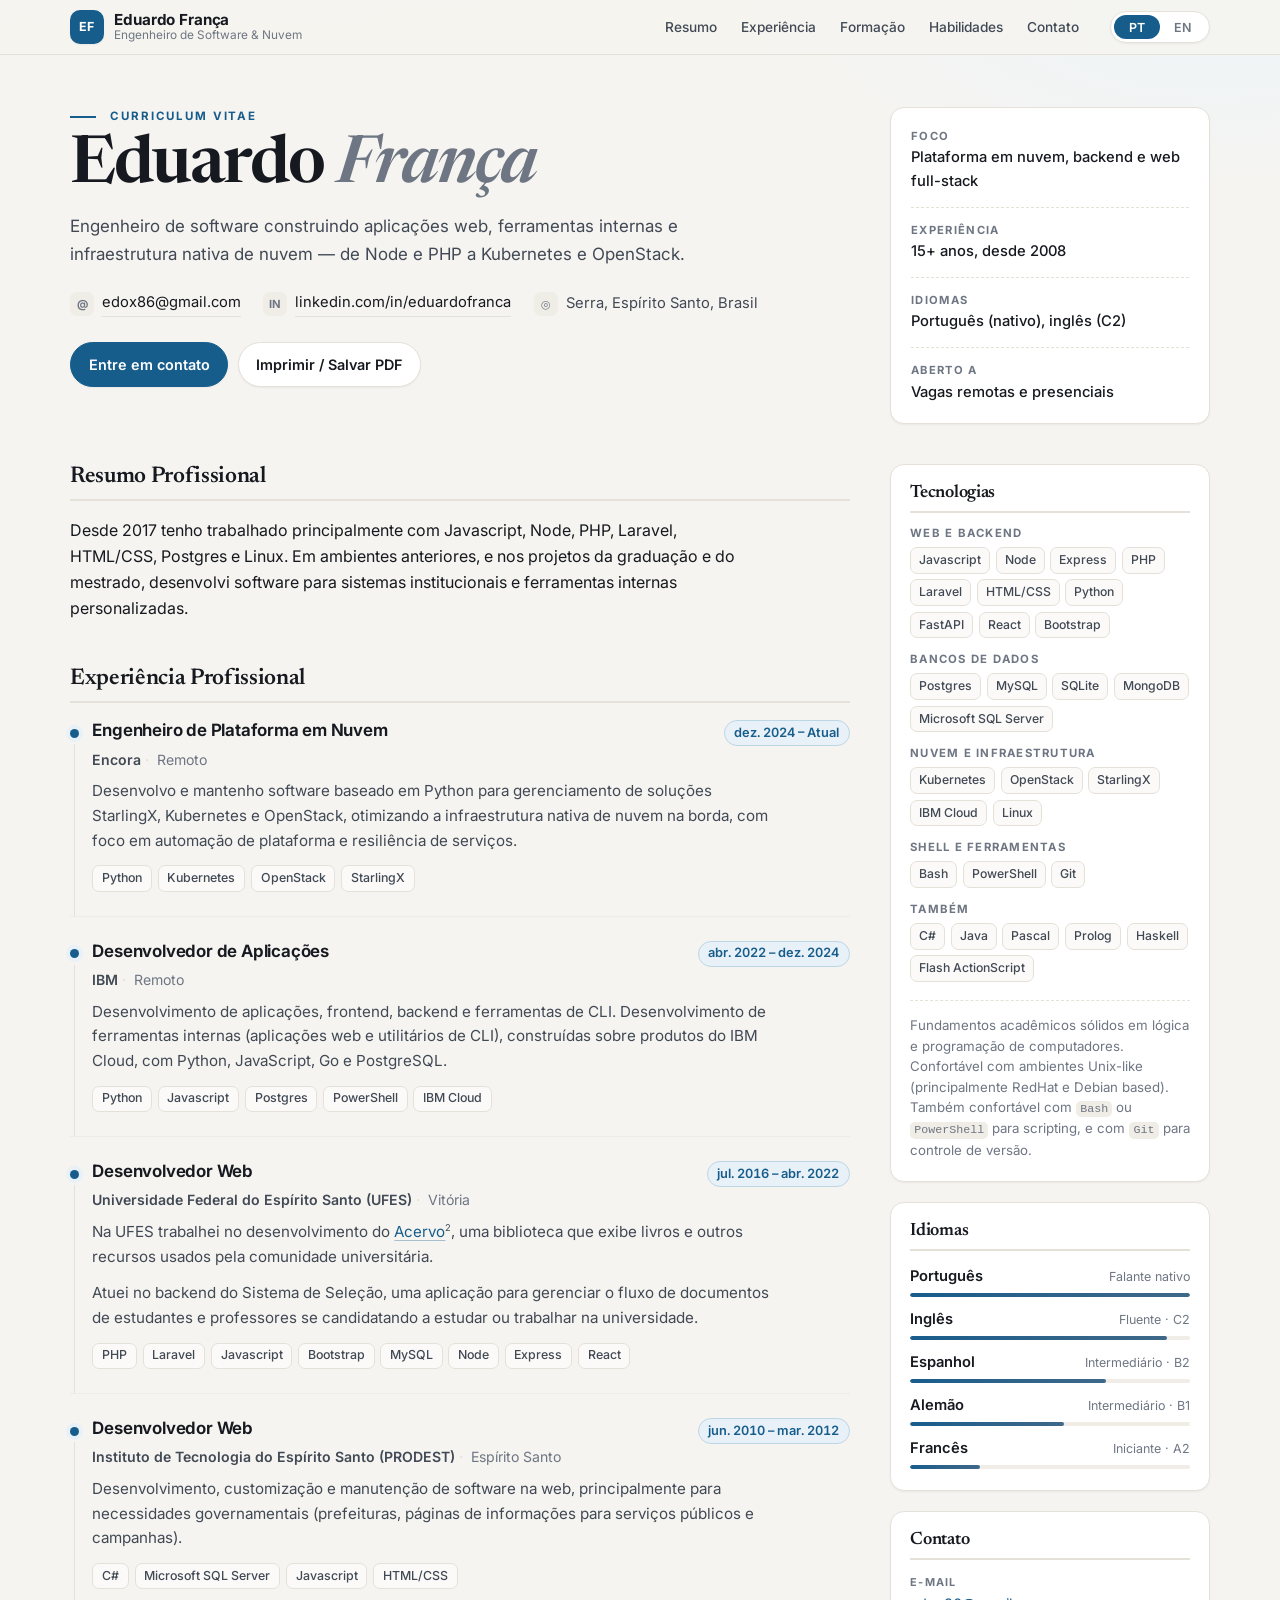
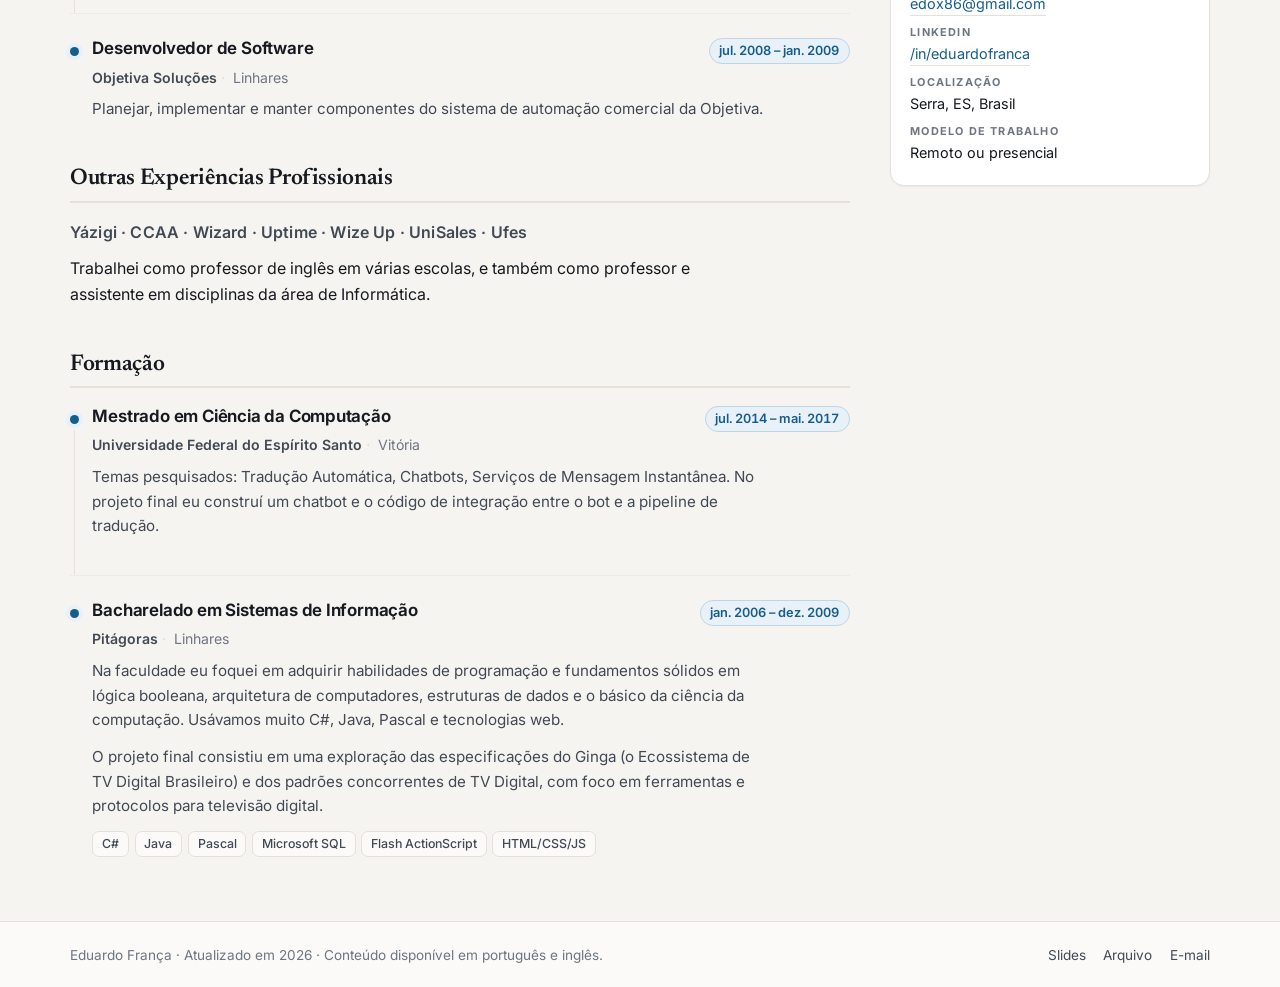
<file: index.html>
<!DOCTYPE html>
<html lang="pt" dir="ltr">
<head>
<meta charset="utf-8">
<meta name="viewport" content="width=device-width, initial-scale=1">
<title>Eduardo França — Software &amp; Cloud Engineer</title>
<meta name="description" content="Curriculum Vitae of Eduardo França — software engineer working with Python, JavaScript, PHP, Kubernetes and OpenStack. Bilingual: English / Português.">
<meta name="author" content="Eduardo França">
<meta name="color-scheme" content="light dark">
<meta name="theme-color" content="#0b1220" media="(prefers-color-scheme: dark)">
<meta name="theme-color" content="#f7f5f1" media="(prefers-color-scheme: light)">

<meta property="og:type" content="profile">
<meta property="og:title" content="Eduardo França — Software &amp; Cloud Engineer">
<meta property="og:description" content="Software engineer working with Python, JavaScript, PHP, Kubernetes and OpenStack.">
<meta property="og:url" content="https://eeff.com.br/">

<link rel="icon" href="/favicon.ico" sizes="any">
<link rel="apple-touch-icon" href="/favicon.ico">
<link rel="canonical" href="https://eeff.com.br/">

<link rel="preconnect" href="https://fonts.googleapis.com">
<link rel="preconnect" href="https://fonts.gstatic.com" crossorigin>
<link rel="stylesheet" href="https://fonts.googleapis.com/css2?family=Inter:wght@400;500;600;700&family=Newsreader:ital,opsz,wght@0,6..72,400;0,6..72,600;1,6..72,400&display=swap">
<link rel="stylesheet" href="/assets/style.css">

<script>
  (function () {
    try {
      // Portuguese is the primary language. A visitor's explicit choice wins;
      // otherwise fall back to Portuguese (never to the browser locale).
      var stored = localStorage.getItem('cv-lang');
      var lang = stored === 'pt' || stored === 'en' ? stored : 'pt';
      document.documentElement.lang = lang;
    } catch (e) {
      document.documentElement.lang = 'pt';
    }
  })();
</script>

<script type="application/ld+json">
{
  "@context": "https://schema.org",
  "@type": "Person",
  "name": "Eduardo França",
  "email": "mailto:edox86@gmail.com",
  "url": "https://eeff.com.br/",
  "sameAs": ["https://www.linkedin.com/in/eduardofranca/"],
  "address": {
    "@type": "PostalAddress",
    "addressLocality": "Serra",
    "addressRegion": "ES",
    "addressCountry": "BR"
  },
  "knowsLanguage": ["pt-BR", "en", "es", "de", "fr", "ja", "it"],
  "jobTitle": "Cloud Platform Engineer",
  "alumniOf": [
    { "@type": "CollegeOrUniversity", "name": "Universidade Federal do Espírito Santo" },
    { "@type": "CollegeOrUniversity", "name": "Pitágoras" }
  ]
}
</script>
</head>

<body>
<a class="skip-link" href="#main"><span lang="en">Skip to content</span><span lang="pt">Ir para o conteúdo</span></a>

<header class="topbar" id="top">
  <div class="topbar__inner">
    <a class="brand" href="#top">
      <span class="brand__mark" aria-hidden="true">EF</span>
      <span class="brand__text">
        <strong>Eduardo França</strong>
        <small><span lang="en">Software &amp; Cloud Engineer</span><span lang="pt">Engenheiro de Software &amp; Nuvem</span></small>
      </span>
    </a>

    <nav class="topnav" aria-label="Sections">
      <a href="#summary"><span lang="en">Summary</span><span lang="pt">Resumo</span></a>
      <a href="#experience"><span lang="en">Experience</span><span lang="pt">Experiência</span></a>
      <a href="#education"><span lang="en">Education</span><span lang="pt">Formação</span></a>
      <a href="#skills"><span lang="en">Skills</span><span lang="pt">Habilidades</span></a>
      <a href="#contact"><span lang="en">Contact</span><span lang="pt">Contato</span></a>
    </nav>

    <div class="langswitch" role="group" aria-label="Language / Idioma">
      <span class="langswitch__track" aria-hidden="true"></span>
      <button type="button" class="langswitch__btn" data-set-lang="pt" lang="pt" aria-pressed="true">PT</button>
      <button type="button" class="langswitch__btn" data-set-lang="en" lang="en" aria-pressed="false">EN</button>
    </div>
  </div>
</header>

<main id="main">

  <section class="hero" aria-labelledby="hero-name">
    <div class="hero__text">
      <p class="hero__eyebrow">
        <span lang="en">Curriculum Vitae</span><span lang="pt">Curriculum Vitae</span>
      </p>
      <h1 id="hero-name">Eduardo<span class="hero__surname">&nbsp;França</span></h1>
      <p class="hero__role">
        <span lang="en">Software engineer building web applications, internal tools and cloud-native infrastructure — from Node and PHP to Kubernetes and OpenStack.</span>
        <span lang="pt">Engenheiro de software construindo aplicações web, ferramentas internas e infraestrutura nativa de nuvem — de Node e PHP a Kubernetes e OpenStack.</span>
      </p>
      <ul class="hero__contact">
        <li>
          <span class="ico" aria-hidden="true">@</span>
          <a href="mailto:edox86@gmail.com">edox86@gmail.com</a>
        </li>
        <li>
          <span class="ico" aria-hidden="true">in</span>
          <a href="https://www.linkedin.com/in/eduardofranca/" rel="me noopener" target="_blank">linkedin.com/in/eduardofranca</a>
        </li>
        <li>
          <span class="ico" aria-hidden="true">◎</span>
          <span><span lang="en">Serra, Espírito Santo, Brazil</span><span lang="pt">Serra, Espírito Santo, Brasil</span></span>
        </li>
      </ul>
      <div class="hero__actions">
        <a class="btn btn--primary" href="mailto:edox86@gmail.com">
          <span lang="en">Get in touch</span><span lang="pt">Entre em contato</span>
        </a>
        <button class="btn" type="button" id="print-btn">
          <span lang="en">Print / Save PDF</span><span lang="pt">Imprimir / Salvar PDF</span>
        </button>
      </div>
    </div>

    <dl class="factbox">
      <div>
        <dt><span lang="en">Focus</span><span lang="pt">Foco</span></dt>
        <dd><span lang="en">Cloud platform, backend &amp; full-stack web</span><span lang="pt">Plataforma em nuvem, backend e web full-stack</span></dd>
      </div>
      <div>
        <dt><span lang="en">Experience</span><span lang="pt">Experiência</span></dt>
        <dd><span lang="en">15+ years, since 2008</span><span lang="pt">15+ anos, desde 2008</span></dd>
      </div>
      <div>
        <dt><span lang="en">Languages</span><span lang="pt">Idiomas</span></dt>
        <dd><span lang="en">Portuguese (native), English (C2)</span><span lang="pt">Português (nativo), inglês (C2)</span></dd>
      </div>
      <div>
        <dt><span lang="en">Open to</span><span lang="pt">Aberto a</span></dt>
        <dd><span lang="en">Remote &amp; on-site roles</span><span lang="pt">Vagas remotas e presenciais</span></dd>
      </div>
    </dl>
  </section>

  <div class="layout">

    <div class="col-main">

      <section class="block" id="summary" aria-labelledby="h-summary">
        <h2 class="block__title" id="h-summary">
          <span lang="en">Professional Summary</span><span lang="pt">Resumo Profissional</span>
        </h2>
        <p>
          <span lang="en">Since 2017 I have been mainly working with Javascript, Node, PHP, Laravel, HTML/CSS, Postgres and Linux. In previous environments, and in my college and master's projects, I developed software for institutional systems and custom internal tooling.</span>
          <span lang="pt">Desde 2017 tenho trabalhado principalmente com Javascript, Node, PHP, Laravel, HTML/CSS, Postgres e Linux. Em ambientes anteriores, e nos projetos da graduação e do mestrado, desenvolvi software para sistemas institucionais e ferramentas internas personalizadas.</span>
        </p>
      </section>

      <section class="block" id="experience" aria-labelledby="h-exp">
        <h2 class="block__title" id="h-exp">
          <span lang="en">Work Experience</span><span lang="pt">Experiência Profissional</span>
        </h2>

        <article class="entry">
          <header class="entry__head">
            <h3 class="entry__role">
              <span lang="en">Cloud Platform Engineer</span><span lang="pt">Engenheiro de Plataforma em Nuvem</span>
            </h3>
            <p class="entry__meta">
              <span class="entry__org"><span lang="en">Encora</span><span lang="pt">Encora</span></span>
              <span class="entry__place"><span lang="en">Remote</span><span lang="pt">Remoto</span></span>
            </p>
            <p class="entry__dates"><span lang="en"><time datetime="2024-12">Dec 2024</time> &ndash; Present</span><span lang="pt"><time datetime="2024-12">dez. 2024</time> &ndash; Atual</span></p>
          </header>
          <div class="entry__body">
            <p>
              <span lang="en">Develop and maintain Python-based software for managing StarlingX, Kubernetes and OpenStack solutions, optimizing cloud-native infrastructure at the edge, with a focus on platform automation and service resilience.</span>
              <span lang="pt">Desenvolvo e mantenho software baseado em Python para gerenciamento de soluções StarlingX, Kubernetes e OpenStack, otimizando a infraestrutura nativa de nuvem na borda, com foco em automação de plataforma e resiliência de serviços.</span>
            </p>
            <ul class="chips">
              <li>Python</li><li>Kubernetes</li><li>OpenStack</li><li>StarlingX</li>
            </ul>
          </div>
        </article>

        <article class="entry">
          <header class="entry__head">
            <h3 class="entry__role">
              <span lang="en">Application Developer</span><span lang="pt">Desenvolvedor de Aplicações</span>
            </h3>
            <p class="entry__meta">
              <span class="entry__org"><span lang="en">IBM</span><span lang="pt">IBM</span></span>
              <span class="entry__place"><span lang="en">Remote</span><span lang="pt">Remoto</span></span>
            </p>
            <p class="entry__dates"><span lang="en"><time datetime="2022-04">Apr 2022</time> &ndash; Dec 2024</span><span lang="pt"><time datetime="2022-04">abr. 2022</time> &ndash; dez. 2024</span></p>
          </header>
          <div class="entry__body">
            <p>
              <span lang="en">Application development, frontend, backend, CLI tools. Development for internal tools (web applications and CLI utilities), built on IBM Cloud products, with Python, JavaScript, Go and PostgreSQL.</span>
              <span lang="pt">Desenvolvimento de aplicações, frontend, backend e ferramentas de CLI. Desenvolvimento de ferramentas internas (aplicações web e utilitários de CLI), construídas sobre produtos do IBM Cloud, com Python, JavaScript, Go e PostgreSQL.</span>
            </p>
            <ul class="chips">
              <li>Python</li><li>Javascript</li><li>Postgres</li><li>PowerShell</li><li>IBM Cloud</li>
            </ul>
          </div>
        </article>

        <article class="entry">
          <header class="entry__head">
            <h3 class="entry__role">
              <span lang="en">Web Developer</span><span lang="pt">Desenvolvedor Web</span>
            </h3>
            <p class="entry__meta">
              <span class="entry__org"><span lang="en">Federal University of Espírito Santo (UFES)</span><span lang="pt">Universidade Federal do Espírito Santo (UFES)</span></span>
              <span class="entry__place"><span lang="en">Vitória</span><span lang="pt">Vitória</span></span>
            </p>
            <p class="entry__dates"><span lang="en"><time datetime="2016-07">Jul 2016</time> &ndash; Apr 2022</span><span lang="pt"><time datetime="2016-07">jul. 2016</time> &ndash; abr. 2022</span></p>
          </header>
          <div class="entry__body">
            <p>
              <span lang="en">At UFES I built the <a href="https://acervo.sead.ufes.br/" rel="noopener" target="_blank">Acervo</a><sup>2</sup>, a library that displays books and other resources used by the university community.</span>
              <span lang="pt">Na UFES trabalhei no desenvolvimento do <a href="https://acervo.sead.ufes.br/" rel="noopener" target="_blank">Acervo</a><sup>2</sup>, uma biblioteca que exibe livros e outros recursos usados pela comunidade universitária.</span>
            </p>
            <p>
              <span lang="en">I worked on the backend for Sistema de Seleção, an application to manage the flow of documents from students and professors applying to study or work at the university.</span>
              <span lang="pt">Atuei no backend do Sistema de Seleção, uma aplicação para gerenciar o fluxo de documentos de estudantes e professores se candidatando a estudar ou trabalhar na universidade.</span>
            </p>
            <ul class="chips">
              <li>PHP</li><li>Laravel</li><li>Javascript</li><li>Bootstrap</li><li>MySQL</li><li>Node</li><li>Express</li><li>React</li>
            </ul>
          </div>
        </article>

        <article class="entry">
          <header class="entry__head">
            <h3 class="entry__role">
              <span lang="en">Web Developer</span><span lang="pt">Desenvolvedor Web</span>
            </h3>
            <p class="entry__meta">
              <span class="entry__org"><span lang="en">Espírito Santo State Technology Institute (PRODEST)</span><span lang="pt">Instituto de Tecnologia do Espírito Santo (PRODEST)</span></span>
              <span class="entry__place"><span lang="en">Espírito Santo</span><span lang="pt">Espírito Santo</span></span>
            </p>
            <p class="entry__dates"><span lang="en"><time datetime="2010-06">Jun 2010</time> &ndash; Mar 2012</span><span lang="pt"><time datetime="2010-06">jun. 2010</time> &ndash; mar. 2012</span></p>
          </header>
          <div class="entry__body">
            <p>
              <span lang="en">Development, customization and maintenance of software on the web, mainly for governmental needs (prefectures, information pages for government services and campaigns).</span>
              <span lang="pt">Desenvolvimento, customização e manutenção de software na web, principalmente para necessidades governamentais (prefeituras, páginas de informações para serviços públicos e campanhas).</span>
            </p>
            <ul class="chips">
              <li>C#</li><li>Microsoft SQL Server</li><li>Javascript</li><li>HTML/CSS</li>
            </ul>
          </div>
        </article>

        <article class="entry">
          <header class="entry__head">
            <h3 class="entry__role">
              <span lang="en">Software Developer</span><span lang="pt">Desenvolvedor de Software</span>
            </h3>
            <p class="entry__meta">
              <span class="entry__org"><span lang="en">Objetiva Soluções</span><span lang="pt">Objetiva Soluções</span></span>
              <span class="entry__place"><span lang="en">Linhares</span><span lang="pt">Linhares</span></span>
            </p>
            <p class="entry__dates"><span lang="en"><time datetime="2008-07">Jul 2008</time> &ndash; Jan 2009</span><span lang="pt"><time datetime="2008-07">jul. 2008</time> &ndash; jan. 2009</span></p>
          </header>
          <div class="entry__body">
            <p>
              <span lang="en">Plan, implement and maintain components of Objetiva's commercial automation system.</span>
              <span lang="pt">Planejar, implementar e manter componentes do sistema de automação comercial da Objetiva.</span>
            </p>
          </div>
        </article>
      </section>

      <section class="block" id="other" aria-labelledby="h-other">
        <h2 class="block__title" id="h-other">
          <span lang="en">Other Work Experience</span><span lang="pt">Outras Experiências Profissionais</span>
        </h2>
        <p class="orgs">Yázigi &middot; CCAA &middot; Wizard &middot; Uptime &middot; Wize Up &middot; UniSales &middot; Ufes</p>
        <p>
          <span lang="en">I have held several roles as an English language instructor and other teaching positions on Information Technology topics.</span>
          <span lang="pt">Trabalhei como professor de inglês em várias escolas, e também como professor e assistente em disciplinas da área de Informática.</span>
        </p>
      </section>

      <section class="block" id="education" aria-labelledby="h-edu">
        <h2 class="block__title" id="h-edu">
          <span lang="en">Education</span><span lang="pt">Formação</span>
        </h2>

        <article class="entry">
          <header class="entry__head">
            <h3 class="entry__role">
              <span lang="en">Master's Degree in Computer Science</span><span lang="pt">Mestrado em Ciência da Computação</span>
            </h3>
            <p class="entry__meta">
              <span class="entry__org"><span lang="en">Federal University of Espírito Santo</span><span lang="pt">Universidade Federal do Espírito Santo</span></span>
              <span class="entry__place"><span lang="en">Vitória</span><span lang="pt">Vitória</span></span>
            </p>
            <p class="entry__dates"><span lang="en"><time datetime="2014-07">Jul 2014</time> &ndash; May 2017</span><span lang="pt"><time datetime="2014-07">jul. 2014</time> &ndash; mai. 2017</span></p>
          </header>
          <div class="entry__body">
            <p>
              <span lang="en">Topics researched: Machine Translation, Chatbots, Instant Messaging Services. For the final project I built a chatbot, and the gluecode between the bot and the translation pipeline.</span>
              <span lang="pt">Temas pesquisados: Tradução Automática, Chatbots, Serviços de Mensagem Instantânea. No projeto final eu construí um chatbot e o código de integração entre o bot e a pipeline de tradução.</span>
            </p>
          </div>
        </article>

        <article class="entry">
          <header class="entry__head">
            <h3 class="entry__role">
              <span lang="en">Bachelor of Computer Information Systems</span><span lang="pt">Bacharelado em Sistemas de Informação</span>
            </h3>
            <p class="entry__meta">
              <span class="entry__org"><span lang="en">Pitágoras</span><span lang="pt">Pitágoras</span></span>
              <span class="entry__place"><span lang="en">Linhares</span><span lang="pt">Linhares</span></span>
            </p>
            <p class="entry__dates"><span lang="en"><time datetime="2006-01">Jan 2006</time> &ndash; Dec 2009</span><span lang="pt"><time datetime="2006-01">jan. 2006</time> &ndash; dez. 2009</span></p>
          </header>
          <div class="entry__body">
            <p>
              <span lang="en">In college I was focused on acquiring programming skills and solid foundations in boolean logic, computer architecture, data structures and the CS basics. We used a lot of C#, Java, Pascal and web technologies.</span>
              <span lang="pt">Na faculdade eu foquei em adquirir habilidades de programação e fundamentos sólidos em lógica booleana, arquitetura de computadores, estruturas de dados e o básico da ciência da computação. Usávamos muito C#, Java, Pascal e tecnologias web.</span>
            </p>
            <p>
              <span lang="en">The final project consisted of an exploration into the specifications of Ginga (the Brazilian Digital TV Ecosystem) and competing Digital TV standards, focusing on tools and protocols for digital television.</span>
              <span lang="pt">O projeto final consistiu em uma exploração das especificações do Ginga (o Ecossistema de TV Digital Brasileiro) e dos padrões concorrentes de TV Digital, com foco em ferramentas e protocolos para televisão digital.</span>
            </p>
            <ul class="chips">
              <li>C#</li><li>Java</li><li>Pascal</li><li>Microsoft SQL</li><li>Flash ActionScript</li><li>HTML/CSS/JS</li>
            </ul>
          </div>
        </article>
      </section>

    </div>

    <aside class="col-side">

      <section class="block block--side" id="skills" aria-labelledby="h-tech">
        <h2 class="block__title block__title--sm" id="h-tech">
          <span lang="en">Technologies</span><span lang="pt">Tecnologias</span>
        </h2>

        <div class="skillgroup">
          <h3><span lang="en">Web &amp; backend</span><span lang="pt">Web e backend</span></h3>
          <ul class="chips chips--tight">
            <li>Javascript</li><li>Node</li><li>Express</li><li>PHP</li><li>Laravel</li><li>HTML/CSS</li>
            <li>Python</li><li>FastAPI</li><li>React</li><li>Bootstrap</li>
          </ul>
        </div>

        <div class="skillgroup">
          <h3><span lang="en">Databases</span><span lang="pt">Bancos de dados</span></h3>
          <ul class="chips chips--tight">
            <li>Postgres</li><li>MySQL</li><li>SQLite</li><li>MongoDB</li><li>Microsoft SQL Server</li>
          </ul>
        </div>

        <div class="skillgroup">
          <h3><span lang="en">Cloud &amp; infrastructure</span><span lang="pt">Nuvem e infraestrutura</span></h3>
          <ul class="chips chips--tight">
            <li>Kubernetes</li><li>OpenStack</li><li>StarlingX</li><li>IBM Cloud</li><li>Linux</li>
          </ul>
        </div>

        <div class="skillgroup">
          <h3><span lang="en">Shell &amp; tooling</span><span lang="pt">Shell e ferramentas</span></h3>
          <ul class="chips chips--tight">
            <li>Bash</li><li>PowerShell</li><li>Git</li>
          </ul>
        </div>

        <div class="skillgroup">
          <h3><span lang="en">Also</span><span lang="pt">Também</span></h3>
          <ul class="chips chips--tight">
            <li>C#</li><li>Java</li><li>Pascal</li><li>Prolog</li><li>Haskell</li><li>Flash ActionScript</li>
          </ul>
        </div>

        <p class="note">
          <span lang="en">Strong academic foundations in logic and computer programming. Comfortable with Unix-like environments (mostly RedHat and Debian based). Also comfortable with <code>Bash</code> or <code>PowerShell</code> for scripting, and with <code>Git</code> for source control.</span>
          <span lang="pt">Fundamentos acadêmicos sólidos em lógica e programação de computadores. Confortável com ambientes Unix-like (principalmente RedHat e Debian based). Também confortável com <code>Bash</code> ou <code>PowerShell</code> para scripting, e com <code>Git</code> para controle de versão.</span>
        </p>
      </section>

      <section class="block block--side" id="languages" aria-labelledby="h-lang">
        <h2 class="block__title block__title--sm" id="h-lang">
          <span lang="en">Languages</span><span lang="pt">Idiomas</span>
        </h2>
        <ul class="langlist">
          <li>
            <span class="langlist__name"><span lang="en">Portuguese</span><span lang="pt">Português</span></span>
            <span class="langlist__level"><span lang="en">Native speaker</span><span lang="pt">Falante nativo</span></span>
            <span class="meter" aria-hidden="true"><i style="--v:100%"></i></span>
          </li>
          <li>
            <span class="langlist__name"><span lang="en">English</span><span lang="pt">Inglês</span></span>
            <span class="langlist__level"><span lang="en">Fluent &middot; C2</span><span lang="pt">Fluente &middot; C2</span></span>
            <span class="meter" aria-hidden="true"><i style="--v:92%"></i></span>
          </li>
          <li>
            <span class="langlist__name"><span lang="en">Spanish</span><span lang="pt">Espanhol</span></span>
            <span class="langlist__level"><span lang="en">Intermediate &middot; B2</span><span lang="pt">Intermediário &middot; B2</span></span>
            <span class="meter" aria-hidden="true"><i style="--v:70%"></i></span>
          </li>
          <li>
            <span class="langlist__name"><span lang="en">German</span><span lang="pt">Alemão</span></span>
            <span class="langlist__level"><span lang="en">Intermediate &middot; B1</span><span lang="pt">Intermediário &middot; B1</span></span>
            <span class="meter" aria-hidden="true"><i style="--v:55%"></i></span>
          </li>
          <li>
            <span class="langlist__name"><span lang="en">French</span><span lang="pt">Francês</span></span>
            <span class="langlist__level"><span lang="en">Beginner &middot; A2</span><span lang="pt">Iniciante &middot; A2</span></span>
            <span class="meter" aria-hidden="true"><i style="--v:25%"></i></span>
          </li>
        </ul>
      </section>

      <section class="block block--side" id="contact" aria-labelledby="h-contact">
        <h2 class="block__title block__title--sm" id="h-contact">
          <span lang="en">Contact</span><span lang="pt">Contato</span>
        </h2>
        <ul class="contactlist">
          <li>
            <span class="contactlist__label"><span lang="en">Email</span><span lang="pt">E-mail</span></span>
            <a href="mailto:edox86@gmail.com">edox86@gmail.com</a>
          </li>
          <li>
            <span class="contactlist__label"><span lang="en">LinkedIn</span><span lang="pt">LinkedIn</span></span>
            <a href="https://www.linkedin.com/in/eduardofranca/" rel="me noopener" target="_blank">/in/eduardofranca</a>
          </li>
          <li>
            <span class="contactlist__label"><span lang="en">Based in</span><span lang="pt">Localização</span></span>
            <span><span lang="en">Serra, ES, Brazil</span><span lang="pt">Serra, ES, Brasil</span></span>
          </li>
          <li>
            <span class="contactlist__label"><span lang="en">Work mode</span><span lang="pt">Modelo de trabalho</span></span>
            <span><span lang="en">Remote or on-site</span><span lang="pt">Remoto ou presencial</span></span>
          </li>
        </ul>
      </section>

    </aside>
  </div>
</main>

<footer class="site-foot">
  <div class="site-foot__inner">
    <p>
      <span lang="en">Eduardo França &middot; Updated <time datetime="2026">2026</time> &middot; Content available in English and Portuguese.</span>
      <span lang="pt">Eduardo França &middot; Atualizado em <time datetime="2026">2026</time> &middot; Conteúdo disponível em português e inglês.</span>
    </p>
    <nav class="site-foot__links" aria-label="Site">
      <a href="/slides/"><span lang="en">Slides</span><span lang="pt">Slides</span></a>
      <a href="/archive/old-index.html"><span lang="en">Archive</span><span lang="pt">Arquivo</span></a>
      <a href="mailto:edox86@gmail.com"><span lang="en">Email</span><span lang="pt">E-mail</span></a>
    </nav>
  </div>
</footer>

<script src="/assets/site.js"></script>
</body>
</html>
</file>
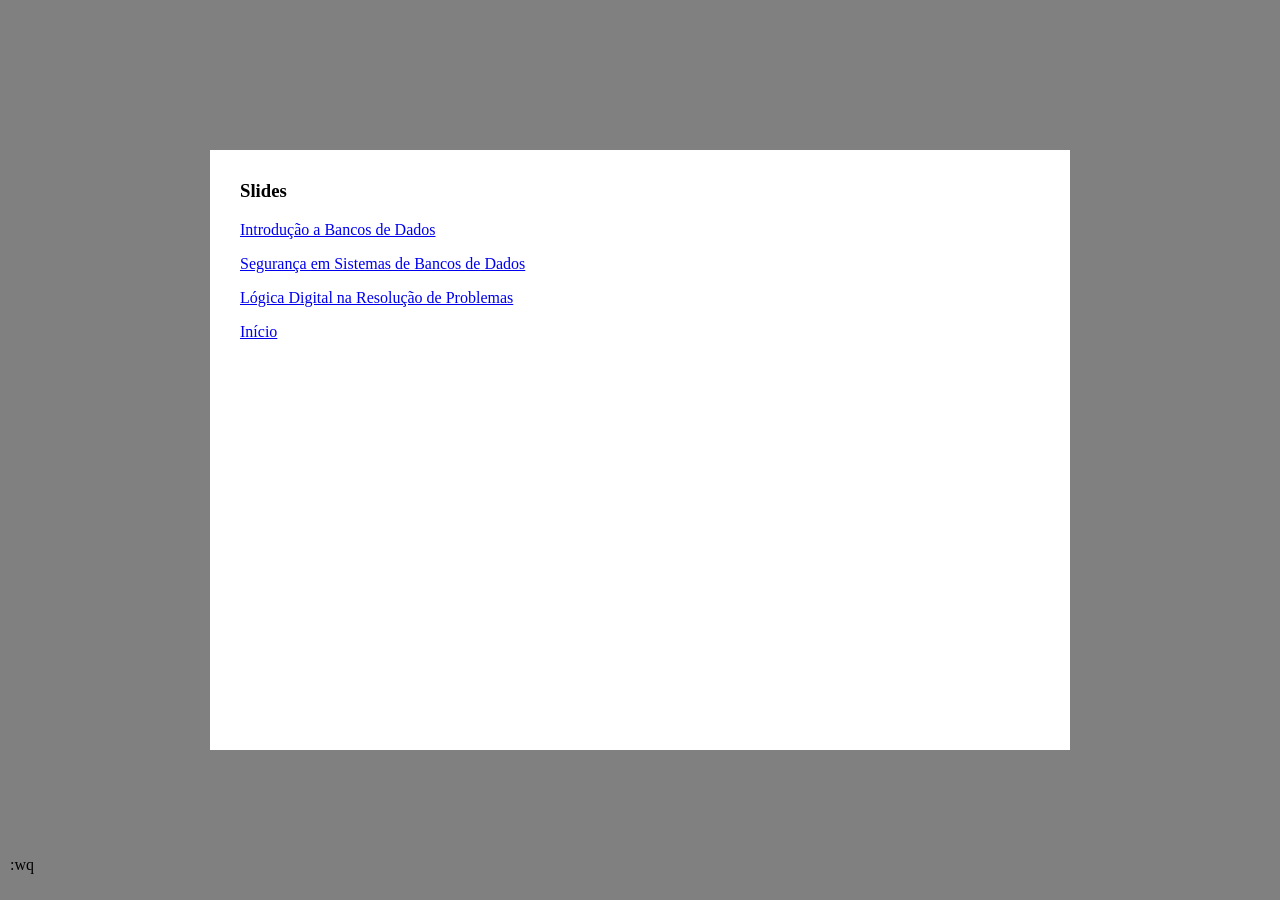
<file: slides/index.html>
<html style="background-color:gray"> <body style="max-width: 800px;
margin: 150px auto; background-color: white; padding: 30px 30px">

<div> <h3>Slides</h3>

<p>
  <a href="/slides/salesiano-db1-2023/index.html"> Introdução a Bancos
  de Dados </a>
</p>

<p>
  <a href="/slides/test-class-2023/index.html">
    Segurança em Sistemas de Bancos de Dados
  </a>
</p>

<p>
  <a href="/slides/salesiano-digital-logic-2023/index.html">
    Lógica Digital na Resolução de Problemas
  </a>
</p>

<p>
  <a href="/">Início</a>
</p>

<p style="position: fixed; bottom: 10px; left: 10px">:wq</p> </div>

</body> </html>
</file>
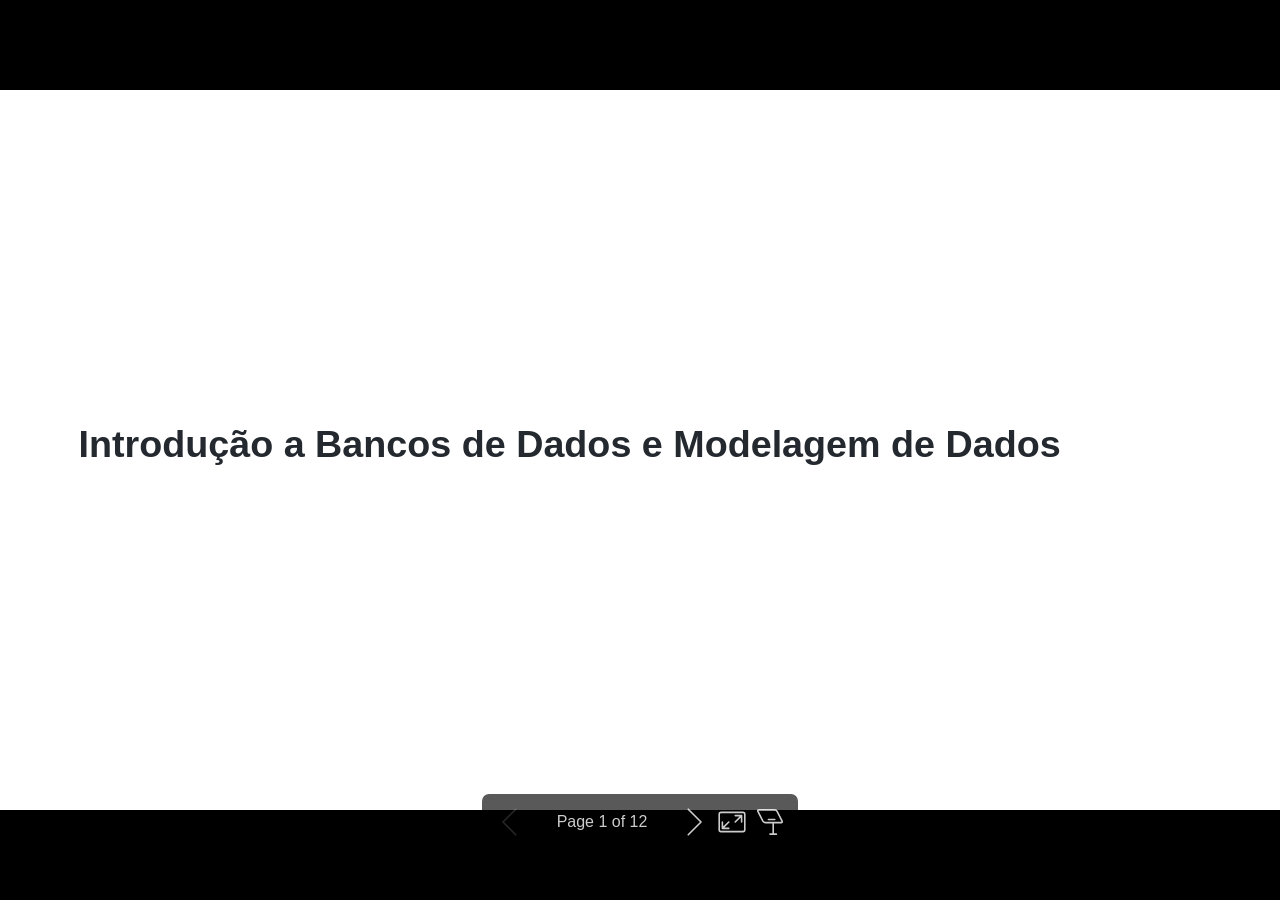
<file: slides/salesiano-db1-2023/index.html>
<!DOCTYPE html><html lang="pt-BR"><head><meta charset="UTF-8"><meta name="viewport" content="width=device-width,height=device-height,initial-scale=1.0"><meta name="apple-mobile-web-app-capable" content="yes"><meta http-equiv="X-UA-Compatible" content="ie=edge"><meta property="og:type" content="website"><meta name="twitter:card" content="summary"><style>@media screen{body[data-bespoke-view=""] .bespoke-marp-parent>.bespoke-marp-osc>button,body[data-bespoke-view=next] .bespoke-marp-parent>.bespoke-marp-osc>button,body[data-bespoke-view=presenter] .bespoke-marp-presenter-container .bespoke-marp-presenter-info-container button,body[data-bespoke-view=presenter] .bespoke-marp-presenter-container .bespoke-marp-presenter-note-container button{-webkit-tap-highlight-color:transparent;-webkit-appearance:none;appearance:none;background-color:initial;border:0;color:inherit;cursor:pointer;font-size:inherit;opacity:.8;outline:none;padding:0;transition:opacity .2s linear}body[data-bespoke-view=""] .bespoke-marp-parent>.bespoke-marp-osc>button:disabled,body[data-bespoke-view=next] .bespoke-marp-parent>.bespoke-marp-osc>button:disabled,body[data-bespoke-view=presenter] .bespoke-marp-presenter-container .bespoke-marp-presenter-info-container button:disabled,body[data-bespoke-view=presenter] .bespoke-marp-presenter-container .bespoke-marp-presenter-note-container button:disabled{cursor:not-allowed;opacity:.15!important}body[data-bespoke-view=""] .bespoke-marp-parent>.bespoke-marp-osc>button:hover,body[data-bespoke-view=next] .bespoke-marp-parent>.bespoke-marp-osc>button:hover,body[data-bespoke-view=presenter] .bespoke-marp-presenter-container .bespoke-marp-presenter-info-container button:hover,body[data-bespoke-view=presenter] .bespoke-marp-presenter-container .bespoke-marp-presenter-note-container button:hover{opacity:1}body[data-bespoke-view=""] .bespoke-marp-parent>.bespoke-marp-osc>button:hover:active,body[data-bespoke-view=next] .bespoke-marp-parent>.bespoke-marp-osc>button:hover:active,body[data-bespoke-view=presenter] .bespoke-marp-presenter-container .bespoke-marp-presenter-info-container button:hover:active,body[data-bespoke-view=presenter] .bespoke-marp-presenter-container .bespoke-marp-presenter-note-container button:hover:active{opacity:.6}body[data-bespoke-view=""] .bespoke-marp-parent>.bespoke-marp-osc>button:hover:not(:disabled),body[data-bespoke-view=next] .bespoke-marp-parent>.bespoke-marp-osc>button:hover:not(:disabled),body[data-bespoke-view=presenter] .bespoke-marp-presenter-container .bespoke-marp-presenter-info-container button:hover:not(:disabled),body[data-bespoke-view=presenter] .bespoke-marp-presenter-container .bespoke-marp-presenter-note-container button:hover:not(:disabled){transition:none}body[data-bespoke-view=""] .bespoke-marp-parent>.bespoke-marp-osc>button[data-bespoke-marp-osc=prev],body[data-bespoke-view=next] .bespoke-marp-parent>.bespoke-marp-osc>button[data-bespoke-marp-osc=prev],body[data-bespoke-view=presenter] .bespoke-marp-presenter-container .bespoke-marp-presenter-info-container button.bespoke-marp-presenter-info-page-prev{background:#0000 url("[data-uri]") no-repeat 50%;background-size:contain;overflow:hidden;text-indent:100%;white-space:nowrap}body[data-bespoke-view=""] .bespoke-marp-parent>.bespoke-marp-osc>button[data-bespoke-marp-osc=next],body[data-bespoke-view=next] .bespoke-marp-parent>.bespoke-marp-osc>button[data-bespoke-marp-osc=next],body[data-bespoke-view=presenter] .bespoke-marp-presenter-container .bespoke-marp-presenter-info-container button.bespoke-marp-presenter-info-page-next{background:#0000 url("[data-uri]") no-repeat 50%;background-size:contain;overflow:hidden;text-indent:100%;white-space:nowrap}body[data-bespoke-view=""] .bespoke-marp-parent>.bespoke-marp-osc>button[data-bespoke-marp-osc=fullscreen],body[data-bespoke-view=next] .bespoke-marp-parent>.bespoke-marp-osc>button[data-bespoke-marp-osc=fullscreen]{background:#0000 url("[data-uri]") no-repeat 50%;background-size:contain;overflow:hidden;text-indent:100%;white-space:nowrap}body[data-bespoke-view=""] .bespoke-marp-parent>.bespoke-marp-osc>button.exit[data-bespoke-marp-osc=fullscreen],body[data-bespoke-view=next] .bespoke-marp-parent>.bespoke-marp-osc>button.exit[data-bespoke-marp-osc=fullscreen]{background-image:url("[data-uri]")}body[data-bespoke-view=""] .bespoke-marp-parent>.bespoke-marp-osc>button[data-bespoke-marp-osc=presenter],body[data-bespoke-view=next] .bespoke-marp-parent>.bespoke-marp-osc>button[data-bespoke-marp-osc=presenter]{background:#0000 url("[data-uri]") no-repeat 50%;background-size:contain;overflow:hidden;text-indent:100%;white-space:nowrap}body[data-bespoke-view=presenter] .bespoke-marp-presenter-container .bespoke-marp-presenter-note-container button.bespoke-marp-presenter-note-bigger{background:#0000 url("[data-uri]") no-repeat 50%;background-size:contain;overflow:hidden;text-indent:100%;white-space:nowrap}body[data-bespoke-view=presenter] .bespoke-marp-presenter-container .bespoke-marp-presenter-note-container button.bespoke-marp-presenter-note-smaller{background:#0000 url("[data-uri]") no-repeat 50%;background-size:contain;overflow:hidden;text-indent:100%;white-space:nowrap}}@keyframes __bespoke_marp_transition_reduced_outgoing__{0%{opacity:1}to{opacity:0}}@keyframes __bespoke_marp_transition_reduced_incoming__{0%{mix-blend-mode:plus-lighter;opacity:0}to{mix-blend-mode:plus-lighter;opacity:1}}.bespoke-marp-note,.bespoke-marp-osc,.bespoke-progress-parent{display:none;transition:none}@media screen{::view-transition-group(*){animation-duration:var(--marp-bespoke-transition-animation-duration,.5s);animation-timing-function:ease}::view-transition-new(*),::view-transition-old(*){animation-delay:0s;animation-direction:var(--marp-bespoke-transition-animation-direction,normal);animation-duration:var(--marp-bespoke-transition-animation-duration,.5s);animation-fill-mode:both;animation-name:var(--marp-bespoke-transition-animation-name,var(--marp-bespoke-transition-animation-name-fallback,__bespoke_marp_transition_no_animation__));mix-blend-mode:normal}::view-transition-old(*){--marp-bespoke-transition-animation-name-fallback:__bespoke_marp_transition_reduced_outgoing__;animation-timing-function:ease}::view-transition-new(*){--marp-bespoke-transition-animation-name-fallback:__bespoke_marp_transition_reduced_incoming__;animation-timing-function:ease}::view-transition-new(root),::view-transition-old(root){animation-timing-function:linear}::view-transition-new(__bespoke_marp_transition_osc__),::view-transition-old(__bespoke_marp_transition_osc__){animation-duration:0s!important;animation-name:__bespoke_marp_transition_osc__!important}::view-transition-new(__bespoke_marp_transition_osc__){opacity:0!important}.bespoke-marp-transition-warming-up::view-transition-group(*),.bespoke-marp-transition-warming-up::view-transition-new(*),.bespoke-marp-transition-warming-up::view-transition-old(*){animation-play-state:paused!important}body,html{height:100%;margin:0}body{background:#000;overflow:hidden}svg.bespoke-marp-slide{content-visibility:hidden;opacity:0;pointer-events:none;z-index:-1}svg.bespoke-marp-slide:not(.bespoke-marp-active) *{view-transition-name:none!important}svg.bespoke-marp-slide.bespoke-marp-active{content-visibility:visible;opacity:1;pointer-events:auto;z-index:0}svg.bespoke-marp-slide.bespoke-marp-active.bespoke-marp-active-ready *{animation-name:__bespoke_marp__!important}@supports not (content-visibility:hidden){svg.bespoke-marp-slide[data-bespoke-marp-load=hideable]{display:none}svg.bespoke-marp-slide[data-bespoke-marp-load=hideable].bespoke-marp-active{display:block}}}@media screen and (prefers-reduced-motion:reduce){svg.bespoke-marp-slide *{view-transition-name:none!important}}@media screen{[data-bespoke-marp-fragment=inactive]{visibility:hidden}body[data-bespoke-view=""] .bespoke-marp-parent,body[data-bespoke-view=next] .bespoke-marp-parent{inset:0;position:absolute}body[data-bespoke-view=""] .bespoke-marp-parent>.bespoke-marp-osc,body[data-bespoke-view=next] .bespoke-marp-parent>.bespoke-marp-osc{view-transition-name:__bespoke_marp_transition_osc__;background:#000000a6;border-radius:7px;bottom:50px;color:#fff;contain:paint;display:block;font-family:Helvetica,Arial,sans-serif;font-size:16px;left:50%;line-height:0;opacity:1;padding:12px;position:absolute;touch-action:manipulation;transform:translateX(-50%);transition:opacity .2s linear;-webkit-user-select:none;user-select:none;white-space:nowrap;will-change:transform;z-index:1}body[data-bespoke-view=""] .bespoke-marp-parent>.bespoke-marp-osc>*,body[data-bespoke-view=next] .bespoke-marp-parent>.bespoke-marp-osc>*{margin-left:6px}body[data-bespoke-view=""] .bespoke-marp-parent>.bespoke-marp-osc>:first-child,body[data-bespoke-view=next] .bespoke-marp-parent>.bespoke-marp-osc>:first-child{margin-left:0}body[data-bespoke-view=""] .bespoke-marp-parent>.bespoke-marp-osc>span,body[data-bespoke-view=next] .bespoke-marp-parent>.bespoke-marp-osc>span{opacity:.8}body[data-bespoke-view=""] .bespoke-marp-parent>.bespoke-marp-osc>span[data-bespoke-marp-osc=page],body[data-bespoke-view=next] .bespoke-marp-parent>.bespoke-marp-osc>span[data-bespoke-marp-osc=page]{display:inline-block;min-width:140px;text-align:center}body[data-bespoke-view=""] .bespoke-marp-parent>.bespoke-marp-osc>button[data-bespoke-marp-osc=fullscreen],body[data-bespoke-view=""] .bespoke-marp-parent>.bespoke-marp-osc>button[data-bespoke-marp-osc=next],body[data-bespoke-view=""] .bespoke-marp-parent>.bespoke-marp-osc>button[data-bespoke-marp-osc=presenter],body[data-bespoke-view=""] .bespoke-marp-parent>.bespoke-marp-osc>button[data-bespoke-marp-osc=prev],body[data-bespoke-view=next] .bespoke-marp-parent>.bespoke-marp-osc>button[data-bespoke-marp-osc=fullscreen],body[data-bespoke-view=next] .bespoke-marp-parent>.bespoke-marp-osc>button[data-bespoke-marp-osc=next],body[data-bespoke-view=next] .bespoke-marp-parent>.bespoke-marp-osc>button[data-bespoke-marp-osc=presenter],body[data-bespoke-view=next] .bespoke-marp-parent>.bespoke-marp-osc>button[data-bespoke-marp-osc=prev]{height:32px;line-height:32px;width:32px}body[data-bespoke-view=""] .bespoke-marp-parent.bespoke-marp-inactive,body[data-bespoke-view=next] .bespoke-marp-parent.bespoke-marp-inactive{cursor:none}body[data-bespoke-view=""] .bespoke-marp-parent.bespoke-marp-inactive>.bespoke-marp-osc,body[data-bespoke-view=next] .bespoke-marp-parent.bespoke-marp-inactive>.bespoke-marp-osc{opacity:0;pointer-events:none}body[data-bespoke-view=""] svg.bespoke-marp-slide,body[data-bespoke-view=next] svg.bespoke-marp-slide{height:100%;left:0;position:absolute;top:0;width:100%}body[data-bespoke-view=""] .bespoke-progress-parent{background:#222;display:flex;height:5px;width:100%}body[data-bespoke-view=""] .bespoke-progress-parent+.bespoke-marp-parent{top:5px}body[data-bespoke-view=""] .bespoke-progress-parent .bespoke-progress-bar{background:#0288d1;flex:0 0 0;transition:flex-basis .2s cubic-bezier(0,1,1,1)}body[data-bespoke-view=next]{background:#0000}body[data-bespoke-view=presenter]{background:#161616}body[data-bespoke-view=presenter] .bespoke-marp-presenter-container{display:grid;font-family:Helvetica,Arial,sans-serif;grid-template:"current dragbar next" minmax(140px,1fr) "current dragbar note" 2fr "info    dragbar note" 3em;grid-template-columns:minmax(3px,var(--bespoke-marp-presenter-split-ratio,66%)) 0 minmax(3px,1fr);height:100%;left:0;position:absolute;top:0;width:100%}body[data-bespoke-view=presenter] .bespoke-marp-presenter-container .bespoke-marp-parent{grid-area:current;overflow:hidden;position:relative}body[data-bespoke-view=presenter] .bespoke-marp-presenter-container .bespoke-marp-parent svg.bespoke-marp-slide{height:calc(100% - 40px);left:20px;pointer-events:none;position:absolute;top:20px;-webkit-user-select:none;user-select:none;width:calc(100% - 40px)}body[data-bespoke-view=presenter] .bespoke-marp-presenter-container .bespoke-marp-parent svg.bespoke-marp-slide.bespoke-marp-active{filter:drop-shadow(0 3px 10px rgba(0,0,0,.5))}body[data-bespoke-view=presenter] .bespoke-marp-presenter-container .bespoke-marp-presenter-dragbar-container{background:#0288d1;cursor:col-resize;grid-area:dragbar;margin-left:-3px;opacity:0;position:relative;transition:opacity .4s linear .1s;width:6px;z-index:10}body[data-bespoke-view=presenter] .bespoke-marp-presenter-container .bespoke-marp-presenter-dragbar-container:hover{opacity:1}body[data-bespoke-view=presenter] .bespoke-marp-presenter-container .bespoke-marp-presenter-dragbar-container.active{opacity:1;transition-delay:0s}body[data-bespoke-view=presenter] .bespoke-marp-presenter-container .bespoke-marp-presenter-next-container{background:#222;cursor:pointer;display:none;grid-area:next;overflow:hidden;position:relative}body[data-bespoke-view=presenter] .bespoke-marp-presenter-container .bespoke-marp-presenter-next-container.active{display:block}body[data-bespoke-view=presenter] .bespoke-marp-presenter-container .bespoke-marp-presenter-next-container iframe.bespoke-marp-presenter-next{background:#0000;border:0;display:block;filter:drop-shadow(0 3px 10px rgba(0,0,0,.5));height:calc(100% - 40px);left:20px;pointer-events:none;position:absolute;top:20px;-webkit-user-select:none;user-select:none;width:calc(100% - 40px)}body[data-bespoke-view=presenter] .bespoke-marp-presenter-container .bespoke-marp-presenter-note-container{background:#222;color:#eee;grid-area:note;position:relative;z-index:1}body[data-bespoke-view=presenter] .bespoke-marp-presenter-container .bespoke-marp-presenter-note-container button{height:1.5em;line-height:1.5em;width:1.5em}body[data-bespoke-view=presenter] .bespoke-marp-presenter-container .bespoke-marp-presenter-note-container .bespoke-marp-presenter-note-wrapper{display:block;inset:0;position:absolute}body[data-bespoke-view=presenter] .bespoke-marp-presenter-container .bespoke-marp-presenter-note-container .bespoke-marp-presenter-note-buttons{background:#000000a6;border-radius:4px;bottom:0;display:flex;gap:4px;margin:12px;opacity:0;padding:6px;pointer-events:none;position:absolute;right:0;transition:opacity .2s linear}body[data-bespoke-view=presenter] .bespoke-marp-presenter-container .bespoke-marp-presenter-note-container .bespoke-marp-presenter-note-buttons:focus-within,body[data-bespoke-view=presenter] .bespoke-marp-presenter-container .bespoke-marp-presenter-note-container .bespoke-marp-presenter-note-wrapper:focus-within+.bespoke-marp-presenter-note-buttons,body[data-bespoke-view=presenter] .bespoke-marp-presenter-container .bespoke-marp-presenter-note-container:hover .bespoke-marp-presenter-note-buttons{opacity:1;pointer-events:auto}body[data-bespoke-view=presenter] .bespoke-marp-presenter-container .bespoke-marp-presenter-note-container .bespoke-marp-note{word-wrap:break-word;box-sizing:border-box;font-size:calc(1.1em*var(--bespoke-marp-note-font-scale, 1));height:calc(100% - 40px);margin:20px;overflow:auto;padding-right:3px;scrollbar-color:#eeeeee80 #0000;scrollbar-width:thin;white-space:pre-wrap;width:calc(100% - 40px)}body[data-bespoke-view=presenter] .bespoke-marp-presenter-container .bespoke-marp-presenter-note-container .bespoke-marp-note::-webkit-scrollbar{width:6px}body[data-bespoke-view=presenter] .bespoke-marp-presenter-container .bespoke-marp-presenter-note-container .bespoke-marp-note::-webkit-scrollbar-track{background:#0000}body[data-bespoke-view=presenter] .bespoke-marp-presenter-container .bespoke-marp-presenter-note-container .bespoke-marp-note::-webkit-scrollbar-thumb{background:#eeeeee80;border-radius:6px}body[data-bespoke-view=presenter] .bespoke-marp-presenter-container .bespoke-marp-presenter-note-container .bespoke-marp-note:empty{pointer-events:none}body[data-bespoke-view=presenter] .bespoke-marp-presenter-container .bespoke-marp-presenter-note-container .bespoke-marp-note.active{display:block}body[data-bespoke-view=presenter] .bespoke-marp-presenter-container .bespoke-marp-presenter-note-container .bespoke-marp-note p:first-child{margin-top:0}body[data-bespoke-view=presenter] .bespoke-marp-presenter-container .bespoke-marp-presenter-note-container .bespoke-marp-note p:last-child{margin-bottom:0}body[data-bespoke-view=presenter] .bespoke-marp-presenter-container .bespoke-marp-presenter-info-container{align-items:center;box-sizing:border-box;color:#eee;display:flex;flex-wrap:nowrap;grid-area:info;justify-content:center;overflow:hidden;padding:0 10px}body[data-bespoke-view=presenter] .bespoke-marp-presenter-container .bespoke-marp-presenter-info-container .bespoke-marp-presenter-info-page,body[data-bespoke-view=presenter] .bespoke-marp-presenter-container .bespoke-marp-presenter-info-container .bespoke-marp-presenter-info-time,body[data-bespoke-view=presenter] .bespoke-marp-presenter-container .bespoke-marp-presenter-info-container .bespoke-marp-presenter-info-timer{box-sizing:border-box;display:block;padding:0 10px;white-space:nowrap;width:100%}body[data-bespoke-view=presenter] .bespoke-marp-presenter-container .bespoke-marp-presenter-info-container button{height:1.5em;line-height:1.5em;width:1.5em}body[data-bespoke-view=presenter] .bespoke-marp-presenter-container .bespoke-marp-presenter-info-container .bespoke-marp-presenter-info-page{order:2;text-align:center}body[data-bespoke-view=presenter] .bespoke-marp-presenter-container .bespoke-marp-presenter-info-container .bespoke-marp-presenter-info-page .bespoke-marp-presenter-info-page-text{display:inline-block;min-width:120px;text-align:center}body[data-bespoke-view=presenter] .bespoke-marp-presenter-container .bespoke-marp-presenter-info-container .bespoke-marp-presenter-info-time{color:#999;order:1;text-align:left}body[data-bespoke-view=presenter] .bespoke-marp-presenter-container .bespoke-marp-presenter-info-container .bespoke-marp-presenter-info-timer{color:#999;order:3;text-align:right}body[data-bespoke-view=presenter] .bespoke-marp-presenter-container .bespoke-marp-presenter-info-container .bespoke-marp-presenter-info-timer:hover{cursor:pointer}}@media print{.bespoke-marp-presenter-info-container,.bespoke-marp-presenter-next-container,.bespoke-marp-presenter-note-container{display:none}}</style><style>div#\:\$p>svg>foreignObject>section{width:1280px;height:720px;box-sizing:border-box;overflow:hidden;position:relative;scroll-snap-align:center center}div#\:\$p>svg>foreignObject>section:after{bottom:0;content:attr(data-marpit-pagination);padding:inherit;pointer-events:none;position:absolute;right:0}div#\:\$p>svg>foreignObject>section:not([data-marpit-pagination]):after{display:none}/* Normalization */div#\:\$p>svg>foreignObject>section :is(h1,marp-h1){font-size:2em;margin:0.67em 0}div#\:\$p>svg>foreignObject>section video::-webkit-media-controls{will-change:transform}@page{size:1280px 720px;margin:0}@media print{body,html{background-color:#fff;margin:0;page-break-inside:avoid;break-inside:avoid-page}div#\:\$p>svg>foreignObject>section{page-break-before:always;break-before:page}div#\:\$p>svg>foreignObject>section,div#\:\$p>svg>foreignObject>section *{-webkit-print-color-adjust:exact!important;animation-delay:0s!important;animation-duration:0s!important;color-adjust:exact!important;transition:none!important}div#\:\$p>svg[data-marpit-svg]{display:block;height:100vh;width:100vw}}div#\:\$p>svg>foreignObject>section img[data-marp-twemoji]{background:transparent;height:1em;margin:0 .05em 0 .1em;vertical-align:-.1em;width:1em}
/*!
 * Marp default theme.
 *
 * @theme default
 * @author Yuki Hattori
 *
 * @auto-scaling true
 * @size 16:9 1280px 720px
 * @size 4:3 960px 720px
 */div#\:\$p>svg>foreignObject>section{--color-prettylights-syntax-comment:#6e7781;--color-prettylights-syntax-constant:#0550ae;--color-prettylights-syntax-entity:#8250df;--color-prettylights-syntax-storage-modifier-import:#24292f;--color-prettylights-syntax-entity-tag:#116329;--color-prettylights-syntax-keyword:#cf222e;--color-prettylights-syntax-string:#0a3069;--color-prettylights-syntax-variable:#953800;--color-prettylights-syntax-brackethighlighter-unmatched:#82071e;--color-prettylights-syntax-invalid-illegal-text:#f6f8fa;--color-prettylights-syntax-invalid-illegal-bg:#82071e;--color-prettylights-syntax-carriage-return-text:#f6f8fa;--color-prettylights-syntax-carriage-return-bg:#cf222e;--color-prettylights-syntax-string-regexp:#116329;--color-prettylights-syntax-markup-list:#3b2300;--color-prettylights-syntax-markup-heading:#0550ae;--color-prettylights-syntax-markup-italic:#24292f;--color-prettylights-syntax-markup-bold:#24292f;--color-prettylights-syntax-markup-deleted-text:#82071e;--color-prettylights-syntax-markup-deleted-bg:#ffebe9;--color-prettylights-syntax-markup-inserted-text:#116329;--color-prettylights-syntax-markup-inserted-bg:#dafbe1;--color-prettylights-syntax-markup-changed-text:#953800;--color-prettylights-syntax-markup-changed-bg:#ffd8b5;--color-prettylights-syntax-markup-ignored-text:#eaeef2;--color-prettylights-syntax-markup-ignored-bg:#0550ae;--color-prettylights-syntax-meta-diff-range:#8250df;--color-prettylights-syntax-brackethighlighter-angle:#57606a;--color-prettylights-syntax-sublimelinter-gutter-mark:#8c959f;--color-prettylights-syntax-constant-other-reference-link:#0a3069;--color-fg-default:#24292f;--color-fg-muted:#57606a;--color-fg-subtle:#6e7781;--color-canvas-default:#fff;--color-canvas-subtle:#f6f8fa;--color-border-default:#d0d7de;--color-border-muted:#d8dee4;--color-neutral-muted:rgba(175,184,193,.2);--color-accent-fg:#0969da;--color-accent-emphasis:#0969da;--color-attention-subtle:#fff8c5;--color-danger-fg:#cf222e;color-scheme:light}div#\:\$p>svg>foreignObject>section:where(.invert){--color-prettylights-syntax-comment:#8b949e;--color-prettylights-syntax-constant:#79c0ff;--color-prettylights-syntax-entity:#d2a8ff;--color-prettylights-syntax-storage-modifier-import:#c9d1d9;--color-prettylights-syntax-entity-tag:#7ee787;--color-prettylights-syntax-keyword:#ff7b72;--color-prettylights-syntax-string:#a5d6ff;--color-prettylights-syntax-variable:#ffa657;--color-prettylights-syntax-brackethighlighter-unmatched:#f85149;--color-prettylights-syntax-invalid-illegal-text:#f0f6fc;--color-prettylights-syntax-invalid-illegal-bg:#8e1519;--color-prettylights-syntax-carriage-return-text:#f0f6fc;--color-prettylights-syntax-carriage-return-bg:#b62324;--color-prettylights-syntax-string-regexp:#7ee787;--color-prettylights-syntax-markup-list:#f2cc60;--color-prettylights-syntax-markup-heading:#1f6feb;--color-prettylights-syntax-markup-italic:#c9d1d9;--color-prettylights-syntax-markup-bold:#c9d1d9;--color-prettylights-syntax-markup-deleted-text:#ffdcd7;--color-prettylights-syntax-markup-deleted-bg:#67060c;--color-prettylights-syntax-markup-inserted-text:#aff5b4;--color-prettylights-syntax-markup-inserted-bg:#033a16;--color-prettylights-syntax-markup-changed-text:#ffdfb6;--color-prettylights-syntax-markup-changed-bg:#5a1e02;--color-prettylights-syntax-markup-ignored-text:#c9d1d9;--color-prettylights-syntax-markup-ignored-bg:#1158c7;--color-prettylights-syntax-meta-diff-range:#d2a8ff;--color-prettylights-syntax-brackethighlighter-angle:#8b949e;--color-prettylights-syntax-sublimelinter-gutter-mark:#484f58;--color-prettylights-syntax-constant-other-reference-link:#a5d6ff;--color-fg-default:#c9d1d9;--color-fg-muted:#8b949e;--color-fg-subtle:#6e7681;--color-canvas-default:#0d1117;--color-canvas-subtle:#161b22;--color-border-default:#30363d;--color-border-muted:#21262d;--color-neutral-muted:hsla(215,8%,47%,.4);--color-accent-fg:#58a6ff;--color-accent-emphasis:#1f6feb;--color-attention-subtle:rgba(187,128,9,.15);--color-danger-fg:#f85149;color-scheme:dark}div#\:\$p>svg>foreignObject>section{-ms-text-size-adjust:100%;-webkit-text-size-adjust:100%;word-wrap:break-word;background-color:var(--color-canvas-default);color:var(--color-fg-default);font-family:-apple-system,BlinkMacSystemFont,Segoe UI,Noto Sans,Helvetica,Arial,sans-serif,Apple Color Emoji,Segoe UI Emoji;font-size:16px;line-height:1.5;margin:0}div#\:\$p>svg>foreignObject>section{--marpit-root-font-size:16px}div#\:\$p>svg>foreignObject>section :is(h1,marp-h1):hover .anchor .octicon-link:before,div#\:\$p>svg>foreignObject>section :is(h2,marp-h2):hover .anchor .octicon-link:before,div#\:\$p>svg>foreignObject>section :is(h3,marp-h3):hover .anchor .octicon-link:before,div#\:\$p>svg>foreignObject>section :is(h4,marp-h4):hover .anchor .octicon-link:before,div#\:\$p>svg>foreignObject>section :is(h5,marp-h5):hover .anchor .octicon-link:before,div#\:\$p>svg>foreignObject>section :is(h6,marp-h6):hover .anchor .octicon-link:before{background-color:currentColor;content:" ";display:inline-block;height:16px;-webkit-mask-image:url('data:image/svg+xml;charset=utf-8,<svg xmlns="http://www.w3.org/2000/svg" aria-hidden="true" viewBox="0 0 16 16"><path fill-rule="evenodd" d="M7.775 3.275a.75.75 0 0 0 1.06 1.06l1.25-1.25a2 2 0 1 1 2.83 2.83l-2.5 2.5a2 2 0 0 1-2.83 0 .75.75 0 0 0-1.06 1.06 3.5 3.5 0 0 0 4.95 0l2.5-2.5a3.5 3.5 0 0 0-4.95-4.95l-1.25 1.25zm-4.69 9.64a2 2 0 0 1 0-2.83l2.5-2.5a2 2 0 0 1 2.83 0 .75.75 0 0 0 1.06-1.06 3.5 3.5 0 0 0-4.95 0l-2.5 2.5a3.5 3.5 0 0 0 4.95 4.95l1.25-1.25a.75.75 0 0 0-1.06-1.06l-1.25 1.25a2 2 0 0 1-2.83 0z"/></svg>');mask-image:url('data:image/svg+xml;charset=utf-8,<svg xmlns="http://www.w3.org/2000/svg" aria-hidden="true" viewBox="0 0 16 16"><path fill-rule="evenodd" d="M7.775 3.275a.75.75 0 0 0 1.06 1.06l1.25-1.25a2 2 0 1 1 2.83 2.83l-2.5 2.5a2 2 0 0 1-2.83 0 .75.75 0 0 0-1.06 1.06 3.5 3.5 0 0 0 4.95 0l2.5-2.5a3.5 3.5 0 0 0-4.95-4.95l-1.25 1.25zm-4.69 9.64a2 2 0 0 1 0-2.83l2.5-2.5a2 2 0 0 1 2.83 0 .75.75 0 0 0 1.06-1.06 3.5 3.5 0 0 0-4.95 0l-2.5 2.5a3.5 3.5 0 0 0 4.95 4.95l1.25-1.25a.75.75 0 0 0-1.06-1.06l-1.25 1.25a2 2 0 0 1-2.83 0z"/></svg>');width:16px}div#\:\$p>svg>foreignObject>section details,div#\:\$p>svg>foreignObject>section figcaption,div#\:\$p>svg>foreignObject>section figure{display:block}div#\:\$p>svg>foreignObject>section summary{display:list-item}div#\:\$p>svg>foreignObject>section [hidden]{display:none!important}div#\:\$p>svg>foreignObject>section a{background-color:transparent;color:var(--color-accent-fg);text-decoration:none}div#\:\$p>svg>foreignObject>section abbr[title]{border-bottom:none;-webkit-text-decoration:underline dotted;text-decoration:underline dotted}div#\:\$p>svg>foreignObject>section b,div#\:\$p>svg>foreignObject>section strong{font-weight:var(--base-text-weight-semibold,600)}div#\:\$p>svg>foreignObject>section dfn{font-style:italic}div#\:\$p>svg>foreignObject>section :is(h1,marp-h1){border-bottom:1px solid var(--color-border-muted);font-size:2em;font-weight:var(--base-text-weight-semibold,600);margin:.67em 0;padding-bottom:.3em}div#\:\$p>svg>foreignObject>section mark{background-color:var(--color-attention-subtle);color:var(--color-fg-default)}div#\:\$p>svg>foreignObject>section small{font-size:90%}div#\:\$p>svg>foreignObject>section sub,div#\:\$p>svg>foreignObject>section sup{font-size:75%;line-height:0;position:relative;vertical-align:baseline}div#\:\$p>svg>foreignObject>section sub{bottom:-.25em}div#\:\$p>svg>foreignObject>section sup{top:-.5em}div#\:\$p>svg>foreignObject>section img{background-color:var(--color-canvas-default);border-style:none;box-sizing:content-box;max-width:100%}div#\:\$p>svg>foreignObject>section :is(pre,marp-pre),div#\:\$p>svg>foreignObject>section code,div#\:\$p>svg>foreignObject>section kbd,div#\:\$p>svg>foreignObject>section samp{font-family:monospace;font-size:1em}div#\:\$p>svg>foreignObject>section figure{margin:1em 40px}div#\:\$p>svg>foreignObject>section hr{background:transparent;background-color:var(--color-border-default);border:0;box-sizing:content-box;height:.25em;margin:24px 0;overflow:hidden;padding:0}div#\:\$p>svg>foreignObject>section input{font:inherit;font-family:inherit;font-size:inherit;line-height:inherit;margin:0;overflow:visible}div#\:\$p>svg>foreignObject>section [type=button],div#\:\$p>svg>foreignObject>section [type=reset],div#\:\$p>svg>foreignObject>section [type=submit]{-webkit-appearance:button}div#\:\$p>svg>foreignObject>section [type=checkbox],div#\:\$p>svg>foreignObject>section [type=radio]{box-sizing:border-box;padding:0}div#\:\$p>svg>foreignObject>section [type=number]::-webkit-inner-spin-button,div#\:\$p>svg>foreignObject>section [type=number]::-webkit-outer-spin-button{height:auto}div#\:\$p>svg>foreignObject>section [type=search]::-webkit-search-cancel-button,div#\:\$p>svg>foreignObject>section [type=search]::-webkit-search-decoration{-webkit-appearance:none}div#\:\$p>svg>foreignObject>section ::-webkit-input-placeholder{color:inherit;opacity:.54}div#\:\$p>svg>foreignObject>section ::-webkit-file-upload-button{-webkit-appearance:button;font:inherit}div#\:\$p>svg>foreignObject>section a:hover{text-decoration:underline}div#\:\$p>svg>foreignObject>section ::-moz-placeholder{color:var(--color-fg-subtle);opacity:1}div#\:\$p>svg>foreignObject>section ::placeholder{color:var(--color-fg-subtle);opacity:1}div#\:\$p>svg>foreignObject>section hr:after,div#\:\$p>svg>foreignObject>section hr:before{content:"";display:table}div#\:\$p>svg>foreignObject>section hr:after{clear:both}div#\:\$p>svg>foreignObject>section table{border-collapse:collapse;border-spacing:0;display:block;max-width:100%;overflow:auto;width:-moz-max-content;width:max-content}div#\:\$p>svg>foreignObject>section td,div#\:\$p>svg>foreignObject>section th{padding:0}div#\:\$p>svg>foreignObject>section details summary{cursor:pointer}div#\:\$p>svg>foreignObject>section details:not([open])>:not(summary){display:none!important}div#\:\$p>svg>foreignObject>section [role=button]:focus,div#\:\$p>svg>foreignObject>section a:focus,div#\:\$p>svg>foreignObject>section input[type=checkbox]:focus,div#\:\$p>svg>foreignObject>section input[type=radio]:focus{box-shadow:none;outline:2px solid var(--color-accent-fg);outline-offset:-2px}div#\:\$p>svg>foreignObject>section [role=button]:focus:not(:focus-visible),div#\:\$p>svg>foreignObject>section a:focus:not(:focus-visible),div#\:\$p>svg>foreignObject>section input[type=checkbox]:focus:not(:focus-visible),div#\:\$p>svg>foreignObject>section input[type=radio]:focus:not(:focus-visible){outline:1px solid transparent}div#\:\$p>svg>foreignObject>section [role=button]:focus-visible,div#\:\$p>svg>foreignObject>section a:focus-visible,div#\:\$p>svg>foreignObject>section input[type=checkbox]:focus-visible,div#\:\$p>svg>foreignObject>section input[type=radio]:focus-visible{box-shadow:none;outline:2px solid var(--color-accent-fg);outline-offset:-2px}div#\:\$p>svg>foreignObject>section a:not([class]):focus,div#\:\$p>svg>foreignObject>section a:not([class]):focus-visible,div#\:\$p>svg>foreignObject>section input[type=checkbox]:focus,div#\:\$p>svg>foreignObject>section input[type=checkbox]:focus-visible,div#\:\$p>svg>foreignObject>section input[type=radio]:focus,div#\:\$p>svg>foreignObject>section input[type=radio]:focus-visible{outline-offset:0}div#\:\$p>svg>foreignObject>section kbd{background-color:var(--color-canvas-subtle);border-bottom-color:var(--color-neutral-muted);border:1px solid var(--color-neutral-muted);border-radius:6px;box-shadow:inset 0 -1px 0 var(--color-neutral-muted);color:var(--color-fg-default);display:inline-block;font:11px ui-monospace,SFMono-Regular,SF Mono,Menlo,Consolas,Liberation Mono,monospace;line-height:10px;padding:3px 5px;vertical-align:middle}div#\:\$p>svg>foreignObject>section :is(h1,marp-h1),div#\:\$p>svg>foreignObject>section :is(h2,marp-h2),div#\:\$p>svg>foreignObject>section :is(h3,marp-h3),div#\:\$p>svg>foreignObject>section :is(h4,marp-h4),div#\:\$p>svg>foreignObject>section :is(h5,marp-h5),div#\:\$p>svg>foreignObject>section :is(h6,marp-h6){font-weight:var(--base-text-weight-semibold,600);line-height:1.25;margin-bottom:16px;margin-top:24px}div#\:\$p>svg>foreignObject>section :is(h2,marp-h2){border-bottom:1px solid var(--color-border-muted);font-size:1.5em;padding-bottom:.3em}div#\:\$p>svg>foreignObject>section :is(h2,marp-h2),div#\:\$p>svg>foreignObject>section :is(h3,marp-h3){font-weight:var(--base-text-weight-semibold,600)}div#\:\$p>svg>foreignObject>section :is(h3,marp-h3){font-size:1.25em}div#\:\$p>svg>foreignObject>section :is(h4,marp-h4){font-size:1em}div#\:\$p>svg>foreignObject>section :is(h4,marp-h4),div#\:\$p>svg>foreignObject>section :is(h5,marp-h5){font-weight:var(--base-text-weight-semibold,600)}div#\:\$p>svg>foreignObject>section :is(h5,marp-h5){font-size:.875em}div#\:\$p>svg>foreignObject>section :is(h6,marp-h6){color:var(--color-fg-muted);font-size:.85em;font-weight:var(--base-text-weight-semibold,600)}div#\:\$p>svg>foreignObject>section p{margin-bottom:10px;margin-top:0}div#\:\$p>svg>foreignObject>section blockquote{border-left:.25em solid var(--color-border-default);color:var(--color-fg-muted);margin:0;padding:0 1em}div#\:\$p>svg>foreignObject>section ol,div#\:\$p>svg>foreignObject>section ul{margin-bottom:0;margin-top:0;padding-left:2em}div#\:\$p>svg>foreignObject>section ol ol,div#\:\$p>svg>foreignObject>section ul ol{list-style-type:lower-roman}div#\:\$p>svg>foreignObject>section ol ol ol,div#\:\$p>svg>foreignObject>section ol ul ol,div#\:\$p>svg>foreignObject>section ul ol ol,div#\:\$p>svg>foreignObject>section ul ul ol{list-style-type:lower-alpha}div#\:\$p>svg>foreignObject>section dd{margin-left:0}div#\:\$p>svg>foreignObject>section :is(pre,marp-pre),div#\:\$p>svg>foreignObject>section code,div#\:\$p>svg>foreignObject>section samp,div#\:\$p>svg>foreignObject>section tt{font-family:ui-monospace,SFMono-Regular,SF Mono,Menlo,Consolas,Liberation Mono,monospace;font-size:12px}div#\:\$p>svg>foreignObject>section :is(pre,marp-pre){word-wrap:normal;margin-bottom:0;margin-top:0}div#\:\$p>svg>foreignObject>section .octicon{fill:currentColor;display:inline-block;overflow:visible!important;vertical-align:text-bottom}div#\:\$p>svg>foreignObject>section input::-webkit-inner-spin-button,div#\:\$p>svg>foreignObject>section input::-webkit-outer-spin-button{-webkit-appearance:none;appearance:none;margin:0}div#\:\$p>svg>foreignObject>section:after,div#\:\$p>svg>foreignObject>section:before{
  /* content:""; */display:table}div#\:\$p>svg>foreignObject>section:after{clear:both}div#\:\$p>svg>foreignObject>section>:first-child{margin-top:0!important}div#\:\$p>svg>foreignObject>section>:last-child{margin-bottom:0!important}div#\:\$p>svg>foreignObject>section a:not([href]){color:inherit;text-decoration:none}div#\:\$p>svg>foreignObject>section .absent{color:var(--color-danger-fg)}div#\:\$p>svg>foreignObject>section .anchor{float:left;line-height:1;margin-left:-20px;padding-right:4px}div#\:\$p>svg>foreignObject>section .anchor:focus{outline:none}div#\:\$p>svg>foreignObject>section :is(pre,marp-pre),div#\:\$p>svg>foreignObject>section blockquote,div#\:\$p>svg>foreignObject>section details,div#\:\$p>svg>foreignObject>section dl,div#\:\$p>svg>foreignObject>section ol,div#\:\$p>svg>foreignObject>section p,div#\:\$p>svg>foreignObject>section table,div#\:\$p>svg>foreignObject>section ul{margin-bottom:16px;margin-top:0}div#\:\$p>svg>foreignObject>section blockquote>:first-child{margin-top:0}div#\:\$p>svg>foreignObject>section blockquote>:last-child{margin-bottom:0}div#\:\$p>svg>foreignObject>section :is(h1,marp-h1) .octicon-link,div#\:\$p>svg>foreignObject>section :is(h2,marp-h2) .octicon-link,div#\:\$p>svg>foreignObject>section :is(h3,marp-h3) .octicon-link,div#\:\$p>svg>foreignObject>section :is(h4,marp-h4) .octicon-link,div#\:\$p>svg>foreignObject>section :is(h5,marp-h5) .octicon-link,div#\:\$p>svg>foreignObject>section :is(h6,marp-h6) .octicon-link{color:var(--color-fg-default);vertical-align:middle;visibility:hidden}div#\:\$p>svg>foreignObject>section :is(h1,marp-h1):hover .anchor,div#\:\$p>svg>foreignObject>section :is(h2,marp-h2):hover .anchor,div#\:\$p>svg>foreignObject>section :is(h3,marp-h3):hover .anchor,div#\:\$p>svg>foreignObject>section :is(h4,marp-h4):hover .anchor,div#\:\$p>svg>foreignObject>section :is(h5,marp-h5):hover .anchor,div#\:\$p>svg>foreignObject>section :is(h6,marp-h6):hover .anchor{text-decoration:none}div#\:\$p>svg>foreignObject>section :is(h1,marp-h1):hover .anchor .octicon-link,div#\:\$p>svg>foreignObject>section :is(h2,marp-h2):hover .anchor .octicon-link,div#\:\$p>svg>foreignObject>section :is(h3,marp-h3):hover .anchor .octicon-link,div#\:\$p>svg>foreignObject>section :is(h4,marp-h4):hover .anchor .octicon-link,div#\:\$p>svg>foreignObject>section :is(h5,marp-h5):hover .anchor .octicon-link,div#\:\$p>svg>foreignObject>section :is(h6,marp-h6):hover .anchor .octicon-link{visibility:visible}div#\:\$p>svg>foreignObject>section :is(h1,marp-h1) code,div#\:\$p>svg>foreignObject>section :is(h1,marp-h1) tt,div#\:\$p>svg>foreignObject>section :is(h2,marp-h2) code,div#\:\$p>svg>foreignObject>section :is(h2,marp-h2) tt,div#\:\$p>svg>foreignObject>section :is(h3,marp-h3) code,div#\:\$p>svg>foreignObject>section :is(h3,marp-h3) tt,div#\:\$p>svg>foreignObject>section :is(h4,marp-h4) code,div#\:\$p>svg>foreignObject>section :is(h4,marp-h4) tt,div#\:\$p>svg>foreignObject>section :is(h5,marp-h5) code,div#\:\$p>svg>foreignObject>section :is(h5,marp-h5) tt,div#\:\$p>svg>foreignObject>section :is(h6,marp-h6) code,div#\:\$p>svg>foreignObject>section :is(h6,marp-h6) tt{font-size:inherit;padding:0 .2em}div#\:\$p>svg>foreignObject>section summary :is(h1,marp-h1),div#\:\$p>svg>foreignObject>section summary :is(h2,marp-h2),div#\:\$p>svg>foreignObject>section summary :is(h3,marp-h3),div#\:\$p>svg>foreignObject>section summary :is(h4,marp-h4),div#\:\$p>svg>foreignObject>section summary :is(h5,marp-h5),div#\:\$p>svg>foreignObject>section summary :is(h6,marp-h6){display:inline-block}div#\:\$p>svg>foreignObject>section summary :is(h1,marp-h1) .anchor,div#\:\$p>svg>foreignObject>section summary :is(h2,marp-h2) .anchor,div#\:\$p>svg>foreignObject>section summary :is(h3,marp-h3) .anchor,div#\:\$p>svg>foreignObject>section summary :is(h4,marp-h4) .anchor,div#\:\$p>svg>foreignObject>section summary :is(h5,marp-h5) .anchor,div#\:\$p>svg>foreignObject>section summary :is(h6,marp-h6) .anchor{margin-left:-40px}div#\:\$p>svg>foreignObject>section summary :is(h1,marp-h1),div#\:\$p>svg>foreignObject>section summary :is(h2,marp-h2){border-bottom:0;padding-bottom:0}div#\:\$p>svg>foreignObject>section ol.no-list,div#\:\$p>svg>foreignObject>section ul.no-list{list-style-type:none;padding:0}div#\:\$p>svg>foreignObject>section ol[type=a]{list-style-type:lower-alpha}div#\:\$p>svg>foreignObject>section ol[type=A]{list-style-type:upper-alpha}div#\:\$p>svg>foreignObject>section ol[type=i]{list-style-type:lower-roman}div#\:\$p>svg>foreignObject>section ol[type=I]{list-style-type:upper-roman}div#\:\$p>svg>foreignObject>section div>ol:not([type]),div#\:\$p>svg>foreignObject>section ol[type="1"]{list-style-type:decimal}div#\:\$p>svg>foreignObject>section ol ol,div#\:\$p>svg>foreignObject>section ol ul,div#\:\$p>svg>foreignObject>section ul ol,div#\:\$p>svg>foreignObject>section ul ul{margin-bottom:0;margin-top:0}div#\:\$p>svg>foreignObject>section li>p{margin-top:16px}div#\:\$p>svg>foreignObject>section li+li{margin-top:.25em}div#\:\$p>svg>foreignObject>section dl{padding:0}div#\:\$p>svg>foreignObject>section dl dt{font-size:1em;font-style:italic;font-weight:var(--base-text-weight-semibold,600);margin-top:16px;padding:0}div#\:\$p>svg>foreignObject>section dl dd{margin-bottom:16px;padding:0 16px}div#\:\$p>svg>foreignObject>section table th{font-weight:var(--base-text-weight-semibold,600)}div#\:\$p>svg>foreignObject>section table td,div#\:\$p>svg>foreignObject>section table th{border:1px solid var(--color-border-default);padding:6px 13px}div#\:\$p>svg>foreignObject>section table tr{background-color:var(--color-canvas-default);border-top:1px solid var(--color-border-muted)}div#\:\$p>svg>foreignObject>section table tr:nth-child(2n){background-color:var(--color-canvas-subtle)}div#\:\$p>svg>foreignObject>section table img{background-color:transparent}div#\:\$p>svg>foreignObject>section img[align=right]{padding-left:20px}div#\:\$p>svg>foreignObject>section img[align=left]{padding-right:20px}div#\:\$p>svg>foreignObject>section .emoji{background-color:transparent;max-width:none;vertical-align:text-top}div#\:\$p>svg>foreignObject>section :is(span,marp-span).frame,div#\:\$p>svg>foreignObject>section :is(span,marp-span).frame>:is(span,marp-span){display:block;overflow:hidden}div#\:\$p>svg>foreignObject>section :is(span,marp-span).frame>:is(span,marp-span){border:1px solid var(--color-border-default);float:left;margin:13px 0 0;padding:7px;width:auto}div#\:\$p>svg>foreignObject>section :is(span,marp-span).frame :is(span,marp-span) img{display:block;float:left}div#\:\$p>svg>foreignObject>section :is(span,marp-span).frame :is(span,marp-span) :is(span,marp-span){clear:both;color:var(--color-fg-default);display:block;padding:5px 0 0}div#\:\$p>svg>foreignObject>section :is(span,marp-span).align-center{clear:both;display:block;overflow:hidden}div#\:\$p>svg>foreignObject>section :is(span,marp-span).align-center>:is(span,marp-span){display:block;margin:13px auto 0;overflow:hidden;text-align:center}div#\:\$p>svg>foreignObject>section :is(span,marp-span).align-center :is(span,marp-span) img{margin:0 auto;text-align:center}div#\:\$p>svg>foreignObject>section :is(span,marp-span).align-right{clear:both;display:block;overflow:hidden}div#\:\$p>svg>foreignObject>section :is(span,marp-span).align-right>:is(span,marp-span){display:block;margin:13px 0 0;overflow:hidden;text-align:right}div#\:\$p>svg>foreignObject>section :is(span,marp-span).align-right :is(span,marp-span) img{margin:0;text-align:right}div#\:\$p>svg>foreignObject>section :is(span,marp-span).float-left{display:block;float:left;margin-right:13px;overflow:hidden}div#\:\$p>svg>foreignObject>section :is(span,marp-span).float-left :is(span,marp-span){margin:13px 0 0}div#\:\$p>svg>foreignObject>section :is(span,marp-span).float-right{display:block;float:right;margin-left:13px;overflow:hidden}div#\:\$p>svg>foreignObject>section :is(span,marp-span).float-right>:is(span,marp-span){display:block;margin:13px auto 0;overflow:hidden;text-align:right}div#\:\$p>svg>foreignObject>section code,div#\:\$p>svg>foreignObject>section tt{background-color:var(--color-neutral-muted);border-radius:6px;font-size:85%;margin:0;padding:.2em .4em;white-space:break-spaces}div#\:\$p>svg>foreignObject>section code br,div#\:\$p>svg>foreignObject>section tt br{display:none}div#\:\$p>svg>foreignObject>section del code{text-decoration:inherit}div#\:\$p>svg>foreignObject>section samp{font-size:85%}div#\:\$p>svg>foreignObject>section :is(pre,marp-pre) code{font-size:100%}div#\:\$p>svg>foreignObject>section :is(pre,marp-pre)>code{background:transparent;border:0;margin:0;padding:0;white-space:pre;word-break:normal}div#\:\$p>svg>foreignObject>section .highlight{margin-bottom:16px}div#\:\$p>svg>foreignObject>section .highlight :is(pre,marp-pre){margin-bottom:0;word-break:normal}div#\:\$p>svg>foreignObject>section :is(pre,marp-pre){background-color:var(--color-canvas-subtle);border-radius:6px;font-size:85%;line-height:1.45;overflow:auto;padding:16px}div#\:\$p>svg>foreignObject>section :is(pre,marp-pre) code,div#\:\$p>svg>foreignObject>section :is(pre,marp-pre) tt{word-wrap:normal;background-color:transparent;border:0;display:inline;line-height:inherit;margin:0;max-width:auto;overflow:visible;padding:0}div#\:\$p>svg>foreignObject>section .csv-data td,div#\:\$p>svg>foreignObject>section .csv-data th{font-size:12px;line-height:1;overflow:hidden;padding:5px;text-align:left;white-space:nowrap}div#\:\$p>svg>foreignObject>section .csv-data .blob-num{background:var(--color-canvas-default);border:0;padding:10px 8px 9px;text-align:right}div#\:\$p>svg>foreignObject>section .csv-data tr{border-top:0}div#\:\$p>svg>foreignObject>section .csv-data th{background:var(--color-canvas-subtle);border-top:0;font-weight:var(--base-text-weight-semibold,600)}div#\:\$p>svg>foreignObject>section [data-footnote-ref]:before{content:"["}div#\:\$p>svg>foreignObject>section [data-footnote-ref]:after{content:"]"}div#\:\$p>svg>foreignObject>section .footnotes{border-top:1px solid var(--color-border-default);color:var(--color-fg-muted);font-size:12px}div#\:\$p>svg>foreignObject>section div#\:\$p>svg>foreignObject>section section.footnotes{--marpit-root-font-size:12px}div#\:\$p>svg>foreignObject>section .footnotes ol{padding-left:16px}div#\:\$p>svg>foreignObject>section .footnotes ol ul{display:inline-block;margin-top:16px;padding-left:16px}div#\:\$p>svg>foreignObject>section .footnotes li{position:relative}div#\:\$p>svg>foreignObject>section .footnotes li:target:before{border:2px solid var(--color-accent-emphasis);border-radius:6px;bottom:-8px;content:"";left:-24px;pointer-events:none;position:absolute;right:-8px;top:-8px}div#\:\$p>svg>foreignObject>section .footnotes li:target{color:var(--color-fg-default)}div#\:\$p>svg>foreignObject>section .footnotes .data-footnote-backref g-emoji{font-family:monospace}div#\:\$p>svg>foreignObject>section .pl-c{color:var(--color-prettylights-syntax-comment)}div#\:\$p>svg>foreignObject>section .pl-c1,div#\:\$p>svg>foreignObject>section .pl-s .pl-v{color:var(--color-prettylights-syntax-constant)}div#\:\$p>svg>foreignObject>section .pl-e,div#\:\$p>svg>foreignObject>section .pl-en{color:var(--color-prettylights-syntax-entity)}div#\:\$p>svg>foreignObject>section .pl-s .pl-s1,div#\:\$p>svg>foreignObject>section .pl-smi{color:var(--color-prettylights-syntax-storage-modifier-import)}div#\:\$p>svg>foreignObject>section .pl-ent{color:var(--color-prettylights-syntax-entity-tag)}div#\:\$p>svg>foreignObject>section .pl-k{color:var(--color-prettylights-syntax-keyword)}div#\:\$p>svg>foreignObject>section .pl-pds,div#\:\$p>svg>foreignObject>section .pl-s,div#\:\$p>svg>foreignObject>section .pl-s .pl-pse .pl-s1,div#\:\$p>svg>foreignObject>section .pl-sr,div#\:\$p>svg>foreignObject>section .pl-sr .pl-cce,div#\:\$p>svg>foreignObject>section .pl-sr .pl-sra,div#\:\$p>svg>foreignObject>section .pl-sr .pl-sre{color:var(--color-prettylights-syntax-string)}div#\:\$p>svg>foreignObject>section .pl-smw,div#\:\$p>svg>foreignObject>section .pl-v{color:var(--color-prettylights-syntax-variable)}div#\:\$p>svg>foreignObject>section .pl-bu{color:var(--color-prettylights-syntax-brackethighlighter-unmatched)}div#\:\$p>svg>foreignObject>section .pl-ii{background-color:var(--color-prettylights-syntax-invalid-illegal-bg);color:var(--color-prettylights-syntax-invalid-illegal-text)}div#\:\$p>svg>foreignObject>section .pl-c2{background-color:var(--color-prettylights-syntax-carriage-return-bg);color:var(--color-prettylights-syntax-carriage-return-text)}div#\:\$p>svg>foreignObject>section .pl-sr .pl-cce{color:var(--color-prettylights-syntax-string-regexp);font-weight:700}div#\:\$p>svg>foreignObject>section .pl-ml{color:var(--color-prettylights-syntax-markup-list)}div#\:\$p>svg>foreignObject>section .pl-mh,div#\:\$p>svg>foreignObject>section .pl-mh .pl-en,div#\:\$p>svg>foreignObject>section .pl-ms{color:var(--color-prettylights-syntax-markup-heading);font-weight:700}div#\:\$p>svg>foreignObject>section .pl-mi{color:var(--color-prettylights-syntax-markup-italic);font-style:italic}div#\:\$p>svg>foreignObject>section .pl-mb{color:var(--color-prettylights-syntax-markup-bold);font-weight:700}div#\:\$p>svg>foreignObject>section .pl-md{background-color:var(--color-prettylights-syntax-markup-deleted-bg);color:var(--color-prettylights-syntax-markup-deleted-text)}div#\:\$p>svg>foreignObject>section .pl-mi1{background-color:var(--color-prettylights-syntax-markup-inserted-bg);color:var(--color-prettylights-syntax-markup-inserted-text)}div#\:\$p>svg>foreignObject>section .pl-mc{background-color:var(--color-prettylights-syntax-markup-changed-bg);color:var(--color-prettylights-syntax-markup-changed-text)}div#\:\$p>svg>foreignObject>section .pl-mi2{background-color:var(--color-prettylights-syntax-markup-ignored-bg);color:var(--color-prettylights-syntax-markup-ignored-text)}div#\:\$p>svg>foreignObject>section .pl-mdr{color:var(--color-prettylights-syntax-meta-diff-range);font-weight:700}div#\:\$p>svg>foreignObject>section .pl-ba{color:var(--color-prettylights-syntax-brackethighlighter-angle)}div#\:\$p>svg>foreignObject>section .pl-sg{color:var(--color-prettylights-syntax-sublimelinter-gutter-mark)}div#\:\$p>svg>foreignObject>section .pl-corl{color:var(--color-prettylights-syntax-constant-other-reference-link);text-decoration:underline}div#\:\$p>svg>foreignObject>section g-emoji{display:inline-block;font-family:Apple Color Emoji,Segoe UI Emoji,Segoe UI Symbol;font-size:1em;font-style:normal!important;font-weight:var(--base-text-weight-normal,400);line-height:1;min-width:1ch;vertical-align:-.075em}div#\:\$p>svg>foreignObject>section g-emoji img{height:1em;width:1em}div#\:\$p>svg>foreignObject>section .task-list-item{list-style-type:none}div#\:\$p>svg>foreignObject>section .task-list-item label{font-weight:var(--base-text-weight-normal,400)}div#\:\$p>svg>foreignObject>section .task-list-item.enabled label{cursor:pointer}div#\:\$p>svg>foreignObject>section .task-list-item+.task-list-item{margin-top:4px}div#\:\$p>svg>foreignObject>section .task-list-item .handle{display:none}div#\:\$p>svg>foreignObject>section .task-list-item-checkbox{margin:0 .2em .25em -1.4em;vertical-align:middle}div#\:\$p>svg>foreignObject>section .contains-task-list:dir(rtl) .task-list-item-checkbox{margin:0 -1.6em .25em .2em}div#\:\$p>svg>foreignObject>section .contains-task-list{position:relative}div#\:\$p>svg>foreignObject>section .contains-task-list:focus-within .task-list-item-convert-container,div#\:\$p>svg>foreignObject>section .contains-task-list:hover .task-list-item-convert-container{clip:auto;display:block;height:24px;overflow:visible;width:auto}div#\:\$p>svg>foreignObject>section ::-webkit-calendar-picker-indicator{filter:invert(50%)}div#\:\$p>svg>foreignObject>section :is(h1,marp-h1){color:var(--h1-color);font-size:1.6em}div#\:\$p>svg>foreignObject>section :is(h1,marp-h1),div#\:\$p>svg>foreignObject>section :is(h2,marp-h2){border-bottom:none}div#\:\$p>svg>foreignObject>section :is(h2,marp-h2){font-size:1.3em}div#\:\$p>svg>foreignObject>section :is(h3,marp-h3){font-size:1.1em}div#\:\$p>svg>foreignObject>section :is(h4,marp-h4){font-size:1.05em}div#\:\$p>svg>foreignObject>section :is(h5,marp-h5){font-size:1em}div#\:\$p>svg>foreignObject>section :is(h6,marp-h6){font-size:.9em}div#\:\$p>svg>foreignObject>section :is(h1,marp-h1) strong,div#\:\$p>svg>foreignObject>section :is(h2,marp-h2) strong,div#\:\$p>svg>foreignObject>section :is(h3,marp-h3) strong,div#\:\$p>svg>foreignObject>section :is(h4,marp-h4) strong,div#\:\$p>svg>foreignObject>section :is(h5,marp-h5) strong,div#\:\$p>svg>foreignObject>section :is(h6,marp-h6) strong{color:var(--heading-strong-color);font-weight:inherit}div#\:\$p>svg>foreignObject>section :is(h1,marp-h1)::part(auto-scaling),div#\:\$p>svg>foreignObject>section :is(h2,marp-h2)::part(auto-scaling),div#\:\$p>svg>foreignObject>section :is(h3,marp-h3)::part(auto-scaling),div#\:\$p>svg>foreignObject>section :is(h4,marp-h4)::part(auto-scaling),div#\:\$p>svg>foreignObject>section :is(h5,marp-h5)::part(auto-scaling),div#\:\$p>svg>foreignObject>section :is(h6,marp-h6)::part(auto-scaling){max-height:563px}div#\:\$p>svg>foreignObject>section hr{height:0;padding-top:.25em}div#\:\$p>svg>foreignObject>section :is(pre,marp-pre){border:1px solid var(--color-border-default);line-height:1.15;overflow:visible}div#\:\$p>svg>foreignObject>section :is(pre,marp-pre)::part(auto-scaling){max-height:529px}div#\:\$p>svg>foreignObject>section :is(pre,marp-pre) :where(.hljs){color:var(--color-prettylights-syntax-storage-modifier-import)}div#\:\$p>svg>foreignObject>section :is(pre,marp-pre) :where(.hljs-doctag),div#\:\$p>svg>foreignObject>section :is(pre,marp-pre) :where(.hljs-keyword),div#\:\$p>svg>foreignObject>section :is(pre,marp-pre) :where(.hljs-meta .hljs-keyword),div#\:\$p>svg>foreignObject>section :is(pre,marp-pre) :where(.hljs-template-tag),div#\:\$p>svg>foreignObject>section :is(pre,marp-pre) :where(.hljs-template-variable),div#\:\$p>svg>foreignObject>section :is(pre,marp-pre) :where(.hljs-type),div#\:\$p>svg>foreignObject>section :is(pre,marp-pre) :where(.hljs-variable.language_){color:var(--color-prettylights-syntax-keyword)}div#\:\$p>svg>foreignObject>section :is(pre,marp-pre) :where(.hljs-title),div#\:\$p>svg>foreignObject>section :is(pre,marp-pre) :where(.hljs-title.class_),div#\:\$p>svg>foreignObject>section :is(pre,marp-pre) :where(.hljs-title.class_.inherited__),div#\:\$p>svg>foreignObject>section :is(pre,marp-pre) :where(.hljs-title.function_){color:var(--color-prettylights-syntax-entity)}div#\:\$p>svg>foreignObject>section :is(pre,marp-pre) :where(.hljs-attr),div#\:\$p>svg>foreignObject>section :is(pre,marp-pre) :where(.hljs-attribute),div#\:\$p>svg>foreignObject>section :is(pre,marp-pre) :where(.hljs-literal),div#\:\$p>svg>foreignObject>section :is(pre,marp-pre) :where(.hljs-meta),div#\:\$p>svg>foreignObject>section :is(pre,marp-pre) :where(.hljs-number),div#\:\$p>svg>foreignObject>section :is(pre,marp-pre) :where(.hljs-operator),div#\:\$p>svg>foreignObject>section :is(pre,marp-pre) :where(.hljs-selector-attr),div#\:\$p>svg>foreignObject>section :is(pre,marp-pre) :where(.hljs-selector-class),div#\:\$p>svg>foreignObject>section :is(pre,marp-pre) :where(.hljs-selector-id),div#\:\$p>svg>foreignObject>section :is(pre,marp-pre) :where(.hljs-variable){color:var(--color-prettylights-syntax-constant)}div#\:\$p>svg>foreignObject>section :is(pre,marp-pre) :where(.hljs-meta .hljs-string),div#\:\$p>svg>foreignObject>section :is(pre,marp-pre) :where(.hljs-regexp),div#\:\$p>svg>foreignObject>section :is(pre,marp-pre) :where(.hljs-string){color:var(--color-prettylights-syntax-string)}div#\:\$p>svg>foreignObject>section :is(pre,marp-pre) :where(.hljs-built_in),div#\:\$p>svg>foreignObject>section :is(pre,marp-pre) :where(.hljs-symbol){color:var(--color-prettylights-syntax-variable)}div#\:\$p>svg>foreignObject>section :is(pre,marp-pre) :where(.hljs-code),div#\:\$p>svg>foreignObject>section :is(pre,marp-pre) :where(.hljs-comment),div#\:\$p>svg>foreignObject>section :is(pre,marp-pre) :where(.hljs-formula){color:var(--color-prettylights-syntax-comment)}div#\:\$p>svg>foreignObject>section :is(pre,marp-pre) :where(.hljs-name),div#\:\$p>svg>foreignObject>section :is(pre,marp-pre) :where(.hljs-quote),div#\:\$p>svg>foreignObject>section :is(pre,marp-pre) :where(.hljs-selector-pseudo),div#\:\$p>svg>foreignObject>section :is(pre,marp-pre) :where(.hljs-selector-tag){color:var(--color-prettylights-syntax-entity-tag)}div#\:\$p>svg>foreignObject>section :is(pre,marp-pre) :where(.hljs-subst){color:var(--color-prettylights-syntax-storage-modifier-import)}div#\:\$p>svg>foreignObject>section :is(pre,marp-pre) :where(.hljs-section){color:var(--color-prettylights-syntax-markup-heading);font-weight:700}div#\:\$p>svg>foreignObject>section :is(pre,marp-pre) :where(.hljs-bullet){color:var(--color-prettylights-syntax-markup-list)}div#\:\$p>svg>foreignObject>section :is(pre,marp-pre) :where(.hljs-emphasis){color:var(--color-prettylights-syntax-markup-italic);font-style:italic}div#\:\$p>svg>foreignObject>section :is(pre,marp-pre) :where(.hljs-strong){color:var(--color-prettylights-syntax-markup-bold);font-weight:700}div#\:\$p>svg>foreignObject>section :is(pre,marp-pre) :where(.hljs-addition){background-color:var(--color-prettylights-syntax-markup-inserted-bg);color:var(--color-prettylights-syntax-markup-inserted-text)}div#\:\$p>svg>foreignObject>section :is(pre,marp-pre) :where(.hljs-deletion){background-color:var(--color-prettylights-syntax-markup-deleted-bg);color:var(--color-prettylights-syntax-markup-deleted-text)}div#\:\$p>svg>foreignObject>section footer,div#\:\$p>svg>foreignObject>section header{color:var(--header-footer-color);font-size:18px;left:30px;margin:0;position:absolute}div#\:\$p>svg>foreignObject>section header{top:21px}div#\:\$p>svg>foreignObject>section footer{bottom:21px}div#\:\$p>svg>foreignObject>section{--h1-color:#246;--header-footer-color:hsla(0,0%,40%,.75);--heading-strong-color:#48c;--paginate-color:#777;align-items:stretch;display:flex;flex-flow:column nowrap;font-size:29px;height:720px;justify-content:center;padding:78.5px;width:1280px}div#\:\$p>svg>foreignObject>section{--marpit-root-font-size:29px}div#\:\$p>svg>foreignObject>section:where(.invert){--h1-color:#cee7ff;--header-footer-color:hsla(0,0%,60%,.75);--heading-strong-color:#7bf;--paginate-color:#999}div#\:\$p>svg>foreignObject>section>:last-child,div#\:\$p>svg>foreignObject>section[data-footer]>:nth-last-child(2){margin-bottom:0}div#\:\$p>svg>foreignObject>section>:first-child,div#\:\$p>svg>foreignObject>section>header:first-child+*{margin-top:0}div#\:\$p>svg>foreignObject>section:after{bottom:21px;color:var(--paginate-color);font-size:24px;padding:0;position:absolute;right:30px}div#\:\$p>svg>foreignObject>section:after{--marpit-root-font-size:24px}div#\:\$p>svg>foreignObject>section[data-color] :is(h1,marp-h1),div#\:\$p>svg>foreignObject>section[data-color] :is(h2,marp-h2),div#\:\$p>svg>foreignObject>section[data-color] :is(h3,marp-h3),div#\:\$p>svg>foreignObject>section[data-color] :is(h4,marp-h4),div#\:\$p>svg>foreignObject>section[data-color] :is(h5,marp-h5),div#\:\$p>svg>foreignObject>section[data-color] :is(h6,marp-h6){color:currentcolor}div#\:\$p>svg>foreignObject>section[data-marpit-advanced-background=background]{columns:initial!important;display:block!important;padding:0!important}div#\:\$p>svg>foreignObject>section[data-marpit-advanced-background=background]:after,div#\:\$p>svg>foreignObject>section[data-marpit-advanced-background=background]:before,div#\:\$p>svg>foreignObject>section[data-marpit-advanced-background=content]:after,div#\:\$p>svg>foreignObject>section[data-marpit-advanced-background=content]:before{display:none!important}div#\:\$p>svg>foreignObject>section[data-marpit-advanced-background=background]>div[data-marpit-advanced-background-container]{all:initial;display:flex;flex-direction:row;height:100%;overflow:hidden;width:100%}div#\:\$p>svg>foreignObject>section[data-marpit-advanced-background=background]>div[data-marpit-advanced-background-container][data-marpit-advanced-background-direction=vertical]{flex-direction:column}div#\:\$p>svg>foreignObject>section[data-marpit-advanced-background=background][data-marpit-advanced-background-split]>div[data-marpit-advanced-background-container]{width:var(--marpit-advanced-background-split,50%)}div#\:\$p>svg>foreignObject>section[data-marpit-advanced-background=background][data-marpit-advanced-background-split=right]>div[data-marpit-advanced-background-container]{margin-left:calc(100% - var(--marpit-advanced-background-split, 50%))}div#\:\$p>svg>foreignObject>section[data-marpit-advanced-background=background]>div[data-marpit-advanced-background-container]>figure{all:initial;background-position:center;background-repeat:no-repeat;background-size:cover;flex:auto;margin:0}div#\:\$p>svg>foreignObject>section[data-marpit-advanced-background=content],div#\:\$p>svg>foreignObject>section[data-marpit-advanced-background=pseudo]{background:transparent!important}div#\:\$p>svg>foreignObject>section[data-marpit-advanced-background=pseudo],div#\:\$p>svg[data-marpit-svg]>foreignObject[data-marpit-advanced-background=pseudo]{pointer-events:none!important}div#\:\$p>svg>foreignObject>section[data-marpit-advanced-background-split]{width:100%;height:100%}</style></head><body><div class="bespoke-marp-osc"><button data-bespoke-marp-osc="prev" tabindex="-1" title="Previous slide">Previous slide</button><span data-bespoke-marp-osc="page"></span><button data-bespoke-marp-osc="next" tabindex="-1" title="Next slide">Next slide</button><button data-bespoke-marp-osc="fullscreen" tabindex="-1" title="Toggle fullscreen (f)">Toggle fullscreen</button><button data-bespoke-marp-osc="presenter" tabindex="-1" title="Open presenter view (p)">Open presenter view</button></div><div id=":$p"><svg data-marpit-svg="" viewBox="0 0 1280 720"><foreignObject width="1280" height="720"><section id="1">
<h2 id="introdu%C3%A7%C3%A3o-a-bancos-de-dados-e-modelagem-de-dados">Introdução a Bancos de Dados e Modelagem de Dados</h2>
</section>
</foreignObject></svg><svg data-marpit-svg="" viewBox="0 0 1280 720"><foreignObject width="1280" height="720"><section id="2">
<h2 id="introdu%C3%A7%C3%A3o">Introdução</h2>
<ul>
<li>Boas-vindas e <a href="https://www.linkedin.com/in/eduardofranca/">apresentação</a></li>
<li>Objetivos do curso:
<ul>
<li>definição de banco de dados,</li>
<li>técnicas de modelagem de dados,</li>
<li>introdução a linguagem SQL,</li>
<li>contato com os DBMS mais populares hoje.</li>
</ul>
</li>
</ul>
</section>
</foreignObject></svg><svg data-marpit-svg="" viewBox="0 0 1280 720"><foreignObject width="1280" height="720"><section id="3">
<h2 id="o-que-%C3%A9-um-banco-de-dados">O que é um Banco de Dados?</h2>
<ul>
<li>Uma coleção estruturada de dados</li>
<li>Organizada para armazenamento, recuperação e manipulação eficientes</li>
<li>Resiliente contra perda e corrupção dos dados</li>
</ul>
</section>
</foreignObject></svg><svg data-marpit-svg="" viewBox="0 0 1280 720"><foreignObject width="1280" height="720"><section id="4">
<h2 id="componentes-de-um-sistema-de-banco-de-dados">Componentes de um Sistema de Banco de Dados</h2>
<ul>
<li>Dados</li>
<li>Usuários</li>
<li>Hardware (físico ou virtual)</li>
<li>Software</li>
</ul>
</section>
</foreignObject></svg><svg data-marpit-svg="" viewBox="0 0 1280 720"><foreignObject width="1280" height="720"><section id="5">
<h2 id="tipos-de-bancos-de-dados">Tipos de Bancos de Dados</h2>
<ul>
<li>Relacionais</li>
<li>De documentos (NoSQL)</li>
<li>Orientados a objetos</li>
<li>Distribuidos</li>
<li>Imutáveis</li>
<li>Híbridos</li>
</ul>
</section>
</foreignObject></svg><svg data-marpit-svg="" viewBox="0 0 1280 720"><foreignObject width="1280" height="720"><section id="6">
<h2 id="no%C3%A7%C3%B5es-b%C3%A1sicas-de-modelagem-de-dados">Noções Básicas de Modelagem de Dados</h2>
<ul>
<li>Entidades</li>
<li>Atributos</li>
<li>Relacionamentos</li>
<li>Chaves</li>
</ul>
</section>
</foreignObject></svg><svg data-marpit-svg="" viewBox="0 0 1280 720"><foreignObject width="1280" height="720"><section id="7">
<h2 id="chaves-na-modelagem-er">Chaves na Modelagem ER</h2>
<ul>
<li>Chaves primárias</li>
<li>Chaves estrangeiras</li>
<li>Importância para a integridade dos dados e relacionamentos</li>
</ul>
</section>
</foreignObject></svg><svg data-marpit-svg="" viewBox="0 0 1280 720"><foreignObject width="1280" height="720"><section id="8">
<h2 id="integridade-dos-dados-e-restri%C3%A7%C3%B5es">Integridade dos Dados e Restrições</h2>
<ul>
<li>Garantindo precisão e consistência dos dados</li>
<li>Restrições: único, não nulo, integridade referencial</li>
</ul>
</section>
</foreignObject></svg><svg data-marpit-svg="" viewBox="0 0 1280 720"><foreignObject width="1280" height="720"><section id="9">
<h2 id="etapas-do-processo-de-modelagem">Etapas do Processo de Modelagem</h2>
<ol>
<li>Coleta de requisitos</li>
<li>Design conceitual</li>
<li>Design lógico</li>
<li>Design físico</li>
</ol>
</section>
</foreignObject></svg><svg data-marpit-svg="" viewBox="0 0 1280 720"><foreignObject width="1280" height="720"><section id="10">
<h2 id="aplica%C3%A7%C3%B5es-pr%C3%A1ticas">Aplicações Práticas</h2>
<ul>
<li>Instituições Bancárias</li>
<li>Gerenciamento de estoque</li>
<li>Todo tipo de sistema de catálogo</li>
<li>Aplicativos de Mensagens (Whatsapp, Telegram, etc)</li>
<li>Serviços de jogos e apostas</li>
</ul>
</section>
</foreignObject></svg><svg data-marpit-svg="" viewBox="0 0 1280 720"><foreignObject width="1280" height="720"><section id="11">
<h2 id="desafio-para-pr%C3%B3xima-aula">Desafio para próxima aula</h2>
<ul>
<li>Listar quais são os bancos de dados mais populares hoje</li>
<li>Que vantagens essas aplicações prometem?</li>
</ul>
</section>
</foreignObject></svg><svg data-marpit-svg="" viewBox="0 0 1280 720"><foreignObject width="1280" height="720"><section id="12">
<h2 id="sess%C3%A3o-de-perguntas-e-respostas">Sessão de Perguntas e Respostas</h2>
<ul>
<li>Abra espaço para perguntas dos alunos.</li>
</ul>
</section>
<script>!function(){"use strict";const t={h1:{proto:()=>HTMLHeadingElement,attrs:{role:"heading","aria-level":"1"},style:"display: block; font-size: 2em; margin-block-start: 0.67em; margin-block-end: 0.67em; margin-inline-start: 0px; margin-inline-end: 0px; font-weight: bold;"},h2:{proto:()=>HTMLHeadingElement,attrs:{role:"heading","aria-level":"2"},style:"display: block; font-size: 1.5em; margin-block-start: 0.83em; margin-block-end: 0.83em; margin-inline-start: 0px; margin-inline-end: 0px; font-weight: bold;"},h3:{proto:()=>HTMLHeadingElement,attrs:{role:"heading","aria-level":"3"},style:"display: block; font-size: 1.17em; margin-block-start: 1em; margin-block-end: 1em; margin-inline-start: 0px; margin-inline-end: 0px; font-weight: bold;"},h4:{proto:()=>HTMLHeadingElement,attrs:{role:"heading","aria-level":"4"},style:"display: block; margin-block-start: 1.33em; margin-block-end: 1.33em; margin-inline-start: 0px; margin-inline-end: 0px; font-weight: bold;"},h5:{proto:()=>HTMLHeadingElement,attrs:{role:"heading","aria-level":"5"},style:"display: block; font-size: 0.83em; margin-block-start: 1.67em; margin-block-end: 1.67em; margin-inline-start: 0px; margin-inline-end: 0px; font-weight: bold;"},h6:{proto:()=>HTMLHeadingElement,attrs:{role:"heading","aria-level":"6"},style:"display: block; font-size: 0.67em; margin-block-start: 2.33em; margin-block-end: 2.33em; margin-inline-start: 0px; margin-inline-end: 0px; font-weight: bold;"},span:{proto:()=>HTMLSpanElement},pre:{proto:()=>HTMLElement,style:"display: block; font-family: monospace; white-space: pre; margin: 1em 0; --marp-auto-scaling-white-space: pre;"}},e="data-marp-auto-scaling-wrapper",i="data-marp-auto-scaling-svg",n="data-marp-auto-scaling-container";class s extends HTMLElement{constructor(){super(),this.svgPreserveAspectRatio="xMinYMid meet";const t=t=>([e])=>{const{width:i,height:n}=e.contentRect;this[t]={width:i,height:n},this.updateSVGRect()};this.attachShadow({mode:"open"}),this.containerObserver=new ResizeObserver(t("containerSize")),this.wrapperObserver=new ResizeObserver(((...e)=>{t("wrapperSize")(...e),this.flushSvgDisplay()}))}static get observedAttributes(){return["data-downscale-only"]}connectedCallback(){var t,s,o,r,a;this.shadowRoot.innerHTML=`\n<style>\n  svg[${i}] { display: block; width: 100%; height: auto; vertical-align: top; }\n  span[${n}] { display: table; white-space: var(--marp-auto-scaling-white-space, nowrap); width: max-content; }\n</style>\n<div ${e}>\n  <svg part="svg" ${i}>\n    <foreignObject><span ${n}><slot></slot></span></foreignObject>\n  </svg>\n</div>\n    `.split(/\n\s*/).join(""),this.wrapper=null!==(t=this.shadowRoot.querySelector(`div[${e}]`))&&void 0!==t?t:void 0;const l=this.svg;this.svg=null!==(o=null===(s=this.wrapper)||void 0===s?void 0:s.querySelector(`svg[${i}]`))&&void 0!==o?o:void 0,this.svg!==l&&(this.svgComputedStyle=this.svg?window.getComputedStyle(this.svg):void 0),this.container=null!==(a=null===(r=this.svg)||void 0===r?void 0:r.querySelector(`span[${n}]`))&&void 0!==a?a:void 0,this.observe()}disconnectedCallback(){this.svg=void 0,this.svgComputedStyle=void 0,this.wrapper=void 0,this.container=void 0,this.observe()}attributeChangedCallback(){this.observe()}flushSvgDisplay(){const{svg:t}=this;t&&(t.style.display="inline",requestAnimationFrame((()=>{t.style.display=""})))}observe(){this.containerObserver.disconnect(),this.wrapperObserver.disconnect(),this.wrapper&&this.wrapperObserver.observe(this.wrapper),this.container&&this.containerObserver.observe(this.container),this.svgComputedStyle&&this.observeSVGStyle(this.svgComputedStyle)}observeSVGStyle(t){const e=()=>{const i=(()=>{const e=t.getPropertyValue("--preserve-aspect-ratio");if(e)return e.trim();return`x${(({textAlign:t,direction:e})=>{if(t.endsWith("left"))return"Min";if(t.endsWith("right"))return"Max";if("start"===t||"end"===t){let i="rtl"===e;return"end"===t&&(i=!i),i?"Max":"Min"}return"Mid"})(t)}YMid meet`})();i!==this.svgPreserveAspectRatio&&(this.svgPreserveAspectRatio=i,this.updateSVGRect()),t===this.svgComputedStyle&&requestAnimationFrame(e)};e()}updateSVGRect(){var t,e,i,n,s,o,r;let a=Math.ceil(null!==(e=null===(t=this.containerSize)||void 0===t?void 0:t.width)&&void 0!==e?e:0);const l=Math.ceil(null!==(n=null===(i=this.containerSize)||void 0===i?void 0:i.height)&&void 0!==n?n:0);void 0!==this.dataset.downscaleOnly&&(a=Math.max(a,null!==(o=null===(s=this.wrapperSize)||void 0===s?void 0:s.width)&&void 0!==o?o:0));const c=null===(r=this.svg)||void 0===r?void 0:r.querySelector(":scope > foreignObject");if(null==c||c.setAttribute("width",`${a}`),null==c||c.setAttribute("height",`${l}`),this.svg&&(this.svg.setAttribute("viewBox",`0 0 ${a} ${l}`),this.svg.setAttribute("preserveAspectRatio",this.svgPreserveAspectRatio),this.svg.style.height=a<=0||l<=0?"0":""),this.container){const t=this.svgPreserveAspectRatio.toLowerCase();this.container.style.marginLeft=t.startsWith("xmid")||t.startsWith("xmax")?"auto":"0",this.container.style.marginRight=t.startsWith("xmi")?"auto":"0"}}}const o=(t,{attrs:e={},style:i})=>class extends t{constructor(...t){super(...t);for(const[t,i]of Object.entries(e))this.hasAttribute(t)||this.setAttribute(t,i);this.attachShadow({mode:"open"})}static get observedAttributes(){return["data-auto-scaling"]}connectedCallback(){this._update()}attributeChangedCallback(){this._update()}_update(){const t=i?`<style>:host { ${i} }</style>`:"";let e="<slot></slot>";const{autoScaling:n}=this.dataset;if(void 0!==n){e=`<marp-auto-scaling exportparts="svg:auto-scaling" ${"downscale-only"===n?"data-downscale-only":""}>${e}</marp-auto-scaling>`}this.shadowRoot.innerHTML=t+e}};let r;const a=Symbol();let l;const c="marpitSVGPolyfill:setZoomFactor,",d=Symbol(),g=Symbol();const h=()=>{const t="Apple Computer, Inc."===navigator.vendor,e=t?[u]:[],i={then:e=>(t?(async()=>{if(void 0===l){const t=document.createElement("canvas");t.width=10,t.height=10;const e=t.getContext("2d"),i=new Image(10,10),n=new Promise((t=>{i.addEventListener("load",(()=>t()))}));i.crossOrigin="anonymous",i.src="data:image/svg+xml;charset=utf8,%3Csvg%20xmlns%3D%22http%3A%2F%2Fwww.w3.org%2F2000%2Fsvg%22%20width%3D%2210%22%20height%3D%2210%22%20viewBox%3D%220%200%201%201%22%3E%3CforeignObject%20width%3D%221%22%20height%3D%221%22%20requiredExtensions%3D%22http%3A%2F%2Fwww.w3.org%2F1999%2Fxhtml%22%3E%3Cdiv%20xmlns%3D%22http%3A%2F%2Fwww.w3.org%2F1999%2Fxhtml%22%20style%3D%22width%3A%201px%3B%20height%3A%201px%3B%20background%3A%20red%3B%20position%3A%20relative%22%3E%3C%2Fdiv%3E%3C%2FforeignObject%3E%3C%2Fsvg%3E",await n,e.drawImage(i,0,0),l=e.getImageData(5,5,1,1).data[3]<128}return l})().then((t=>{null==e||e(t?[u]:[])})):null==e||e([]),i)};return Object.assign(e,i)};let p,m;function u(t){const e="object"==typeof t&&t.target||document,i="object"==typeof t?t.zoom:t;window[g]||(Object.defineProperty(window,g,{configurable:!0,value:!0}),document.body.style.zoom=1.0001,document.body.offsetHeight,document.body.style.zoom=1,window.addEventListener("message",(({data:t,origin:e})=>{if(e===window.origin)try{if(t&&"string"==typeof t&&t.startsWith(c)){const[,e]=t.split(","),i=Number.parseFloat(e);Number.isNaN(i)||(m=i)}}catch(t){console.error(t)}})));let n=!1;Array.from(e.querySelectorAll("svg[data-marpit-svg]"),(t=>{var e,s,o,r;t.style.transform||(t.style.transform="translateZ(0)");const a=i||m||t.currentScale||1;p!==a&&(p=a,n=a);const l=t.getBoundingClientRect(),{length:c}=t.children;for(let i=0;i<c;i+=1){const n=t.children[i];if(n.getScreenCTM){const t=n.getScreenCTM();if(t){const i=null!==(s=null===(e=n.x)||void 0===e?void 0:e.baseVal.value)&&void 0!==s?s:0,c=null!==(r=null===(o=n.y)||void 0===o?void 0:o.baseVal.value)&&void 0!==r?r:0,d=n.children.length;for(let e=0;e<d;e+=1){const s=n.children[e];if("SECTION"===s.tagName){const{style:e}=s;e.transformOrigin||(e.transformOrigin=`${-i}px ${-c}px`),e.transform=`scale(${a}) matrix(${t.a}, ${t.b}, ${t.c}, ${t.d}, ${t.e-l.left}, ${t.f-l.top}) translateZ(0.0001px)`;break}}}}}})),!1!==n&&Array.from(e.querySelectorAll("iframe"),(({contentWindow:t})=>{null==t||t.postMessage(`${c}${n}`,"null"===window.origin?"*":window.origin)}))}function v({once:t=!1,target:e=document}={}){const i=function(t=document){if(t[d])return t[d];let e=!0;const i=()=>{e=!1,delete t[d]};Object.defineProperty(t,d,{configurable:!0,value:i});let n=[],s=!1;(async()=>{try{n=await h()}finally{s=!0}})();const o=()=>{for(const e of n)e({target:t});s&&0===n.length||e&&window.requestAnimationFrame(o)};return o(),i}(e);return t?(i(),()=>{}):i}p=1,m=void 0;const b=Symbol(),w=(e=document)=>{if("undefined"==typeof window)throw new Error("Marp Core's browser script is valid only in browser context.");if(((e=document)=>{const i=window[a];i||customElements.define("marp-auto-scaling",s);for(const n of Object.keys(t)){const s=`marp-${n}`,a=t[n].proto();null!=r||(r=!!document.createElement("div",{is:"marp-auto-scaling"}).outerHTML.startsWith("<div is")),r&&a!==HTMLElement?i||customElements.define(s,o(a,{style:t[n].style}),{extends:n}):(i||customElements.define(s,o(HTMLElement,t[n])),e.querySelectorAll(`${n}[is="${s}"]`).forEach((t=>{t.outerHTML=t.outerHTML.replace(new RegExp(`^<${n}`,"i"),`<${s}`).replace(new RegExp(`</${n}>$`,"i"),`</${s}>`)})))}window[a]=!0})(e),e[b])return e[b];const i=v({target:e}),n=()=>{i(),delete e[b]},l=Object.assign(n,{cleanup:n,update:()=>w(e)});return Object.defineProperty(e,b,{configurable:!0,value:l}),l},y=document.currentScript;w(y?y.getRootNode():document)}();
</script></foreignObject></svg></div><div class="bespoke-marp-note" data-index="0" tabindex="0"><p>_pager: true</p></div><script>/*!! License: https://unpkg.com/@marp-team/marp-cli@3.2.0/lib/bespoke.js.LICENSE.txt */
!function(){"use strict";function e(e){return e&&e.__esModule&&Object.prototype.hasOwnProperty.call(e,"default")?e.default:e}var t={from:function(e,t){var n,r=1===(e.parent||e).nodeType?e.parent||e:document.querySelector(e.parent||e),o=[].filter.call("string"==typeof e.slides?r.querySelectorAll(e.slides):e.slides||r.children,(function(e){return"SCRIPT"!==e.nodeName})),i={},a=function(e,t){return(t=t||{}).index=o.indexOf(e),t.slide=e,t},s=function(e,t){i[e]=(i[e]||[]).filter((function(e){return e!==t}))},l=function(e,t){return(i[e]||[]).reduce((function(e,n){return e&&!1!==n(t)}),!0)},c=function(e,t){o[e]&&(n&&l("deactivate",a(n,t)),n=o[e],l("activate",a(n,t)))},d=function(e,t){var r=o.indexOf(n)+e;l(e>0?"next":"prev",a(n,t))&&c(r,t)},u={off:s,on:function(e,t){return(i[e]||(i[e]=[])).push(t),s.bind(null,e,t)},fire:l,slide:function(e,t){if(!arguments.length)return o.indexOf(n);l("slide",a(o[e],t))&&c(e,t)},next:d.bind(null,1),prev:d.bind(null,-1),parent:r,slides:o,destroy:function(e){l("destroy",a(n,e)),i={}}};return(t||[]).forEach((function(e){e(u)})),n||c(0),u}},n=e(t);const r=document.body,o=(...e)=>history.replaceState(...e),i="presenter",a="next",s=["",i,a],l="bespoke-marp-",c=`data-${l}`,d=(e,{protocol:t,host:n,pathname:r,hash:o}=location)=>{const i=e.toString();return`${t}//${n}${r}${i?"?":""}${i}${o}`},u=()=>r.dataset.bespokeView,f=e=>new URLSearchParams(location.search).get(e),m=(e,t={})=>{var n;const r={location,setter:o,...t},i=new URLSearchParams(r.location.search);for(const t of Object.keys(e)){const n=e[t];"string"==typeof n?i.set(t,n):i.delete(t)}try{r.setter({...null!==(n=window.history.state)&&void 0!==n?n:{}},"",d(i,r.location))}catch(e){console.error(e)}},g=(()=>{const e="bespoke-marp";try{return localStorage.setItem(e,e),localStorage.removeItem(e),!0}catch(e){return!1}})(),p=e=>{try{return localStorage.getItem(e)}catch(e){return null}},v=(e,t)=>{try{return localStorage.setItem(e,t),!0}catch(e){return!1}},h=e=>{try{return localStorage.removeItem(e),!0}catch(e){return!1}},y=(e,t)=>{const n="aria-hidden";t?e.setAttribute(n,"true"):e.removeAttribute(n)},b=e=>{e.parent.classList.add(`${l}parent`),e.slides.forEach((e=>e.classList.add(`${l}slide`))),e.on("activate",(t=>{const n=`${l}active`,r=t.slide,o=r.classList,i=!o.contains(n);if(e.slides.forEach((e=>{e.classList.remove(n),y(e,!0)})),o.add(n),y(r,!1),i){const e=`${n}-ready`;o.add(e),document.body.clientHeight,o.remove(e)}}))},w=e=>{let t=0,n=0;Object.defineProperty(e,"fragments",{enumerable:!0,value:e.slides.map((e=>[null,...e.querySelectorAll("[data-marpit-fragment]")]))});const r=r=>void 0!==e.fragments[t][n+r],o=(r,o)=>{t=r,n=o,e.fragments.forEach(((e,t)=>{e.forEach(((e,n)=>{if(null==e)return;const i=t<r||t===r&&n<=o;e.setAttribute(`${c}fragment`,(i?"":"in")+"active");const a=`${c}current-fragment`;t===r&&n===o?e.setAttribute(a,"current"):e.removeAttribute(a)}))})),e.fragmentIndex=o;const i={slide:e.slides[r],index:r,fragments:e.fragments[r],fragmentIndex:o};e.fire("fragment",i)};e.on("next",(({fragment:i=!0})=>{if(i){if(r(1))return o(t,n+1),!1;const i=t+1;e.fragments[i]&&o(i,0)}else{const r=e.fragments[t].length;if(n+1<r)return o(t,r-1),!1;const i=e.fragments[t+1];i&&o(t+1,i.length-1)}})),e.on("prev",(({fragment:i=!0})=>{if(r(-1)&&i)return o(t,n-1),!1;const a=t-1;e.fragments[a]&&o(a,e.fragments[a].length-1)})),e.on("slide",(({index:t,fragment:n})=>{let r=0;if(void 0!==n){const o=e.fragments[t];if(o){const{length:e}=o;r=-1===n?e-1:Math.min(Math.max(n,0),e-1)}}o(t,r)})),o(0,0)},x=document,k=()=>!(!x.fullscreenEnabled&&!x.webkitFullscreenEnabled),$=()=>!(!x.fullscreenElement&&!x.webkitFullscreenElement),E=e=>{e.fullscreen=()=>{k()&&(async()=>{return $()?null===(e=x.exitFullscreen||x.webkitExitFullscreen)||void 0===e?void 0:e.call(x):((e=x.body)=>{var t;return null===(t=e.requestFullscreen||e.webkitRequestFullscreen)||void 0===t?void 0:t.call(e)})();var e})()},document.addEventListener("keydown",(t=>{"f"!==t.key&&"F11"!==t.key||t.altKey||t.ctrlKey||t.metaKey||!k()||(e.fullscreen(),t.preventDefault())}))},L=`${l}inactive`,S=(e=2e3)=>({parent:t,fire:n})=>{const r=t.classList,o=e=>n(`marp-${e?"":"in"}active`);let i;const a=()=>{i&&clearTimeout(i),i=setTimeout((()=>{r.add(L),o()}),e),r.contains(L)&&(r.remove(L),o(!0))};for(const e of["mousedown","mousemove","touchend"])document.addEventListener(e,a);setTimeout(a,0)},P=["AUDIO","BUTTON","INPUT","SELECT","TEXTAREA","VIDEO"],_=e=>{e.parent.addEventListener("keydown",(e=>{if(!e.target)return;const t=e.target;(P.includes(t.nodeName)||"true"===t.contentEditable)&&e.stopPropagation()}))},T=e=>{window.addEventListener("load",(()=>{for(const t of e.slides){const e=t.querySelector("marp-auto-scaling, [data-auto-scaling], [data-marp-fitting]");t.setAttribute(`${c}load`,e?"":"hideable")}}))},I=({interval:e=250}={})=>t=>{document.addEventListener("keydown",(e=>{if(" "===e.key&&e.shiftKey)t.prev();else if("ArrowLeft"===e.key||"ArrowUp"===e.key||"PageUp"===e.key)t.prev({fragment:!e.shiftKey});else if(" "!==e.key||e.shiftKey)if("ArrowRight"===e.key||"ArrowDown"===e.key||"PageDown"===e.key)t.next({fragment:!e.shiftKey});else if("End"===e.key)t.slide(t.slides.length-1,{fragment:-1});else{if("Home"!==e.key)return;t.slide(0)}else t.next();e.preventDefault()}));let n,r,o=0;t.parent.addEventListener("wheel",(i=>{let a=!1;const s=(e,t)=>{e&&(a=a||((e,t)=>((e,t)=>{const n="X"===t?"Width":"Height";return e[`client${n}`]<e[`scroll${n}`]})(e,t)&&((e,t)=>{const{overflow:n}=e,r=e[`overflow${t}`];return"auto"===n||"scroll"===n||"auto"===r||"scroll"===r})(getComputedStyle(e),t))(e,t)),(null==e?void 0:e.parentElement)&&s(e.parentElement,t)};if(0!==i.deltaX&&s(i.target,"X"),0!==i.deltaY&&s(i.target,"Y"),a)return;i.preventDefault();const l=Math.sqrt(i.deltaX**2+i.deltaY**2);if(void 0!==i.wheelDelta){if(void 0===i.webkitForce&&Math.abs(i.wheelDelta)<40)return;if(i.deltaMode===i.DOM_DELTA_PIXEL&&l<4)return}else if(i.deltaMode===i.DOM_DELTA_PIXEL&&l<12)return;r&&clearTimeout(r),r=setTimeout((()=>{n=0}),e);const c=Date.now()-o<e,d=l<=n;if(n=l,c||d)return;let u;(i.deltaX>0||i.deltaY>0)&&(u="next"),(i.deltaX<0||i.deltaY<0)&&(u="prev"),u&&(t[u](),o=Date.now())}))},M=(e=`.${l}osc`)=>{const t=document.querySelector(e);if(!t)return()=>{};const n=(e,n)=>{t.querySelectorAll(`[${c}osc=${JSON.stringify(e)}]`).forEach(n)};return k()||n("fullscreen",(e=>e.style.display="none")),g||n("presenter",(e=>{e.disabled=!0,e.title="Presenter view is disabled due to restricted localStorage."})),e=>{t.addEventListener("click",(t=>{if(t.target instanceof HTMLElement){const{bespokeMarpOsc:n}=t.target.dataset;n&&t.target.blur();const r={fragment:!t.shiftKey};"next"===n?e.next(r):"prev"===n?e.prev(r):"fullscreen"===n?null==e||e.fullscreen():"presenter"===n&&e.openPresenterView()}})),e.parent.appendChild(t),e.on("activate",(({index:t})=>{n("page",(n=>n.textContent=`Page ${t+1} of ${e.slides.length}`))})),e.on("fragment",(({index:t,fragments:r,fragmentIndex:o})=>{n("prev",(e=>e.disabled=0===t&&0===o)),n("next",(n=>n.disabled=t===e.slides.length-1&&o===r.length-1))})),e.on("marp-active",(()=>y(t,!1))),e.on("marp-inactive",(()=>y(t,!0))),k()&&(e=>{for(const t of["","webkit"])x.addEventListener(t+"fullscreenchange",e)})((()=>n("fullscreen",(e=>e.classList.toggle("exit",k()&&$())))))}},O=e=>{window.addEventListener("message",(t=>{if(t.origin!==window.origin)return;const[n,r]=t.data.split(":");if("navigate"===n){const[t,n]=r.split(",");let o=Number.parseInt(t,10),i=Number.parseInt(n,10)+1;i>=e.fragments[o].length&&(o+=1,i=0),e.slide(o,{fragment:i})}}))};var A=["area","base","br","col","command","embed","hr","img","input","keygen","link","meta","param","source","track","wbr"];let C=e=>String(e).replace(/[&<>"']/g,(e=>`&${D[e]};`)),D={"&":"amp","<":"lt",">":"gt",'"':"quot","'":"apos"},N="dangerouslySetInnerHTML",B={className:"class",htmlFor:"for"},q={};function K(e,t){let n=[],r="";t=t||{};for(let e=arguments.length;e-- >2;)n.push(arguments[e]);if("function"==typeof e)return t.children=n.reverse(),e(t);if(e){if(r+="<"+e,t)for(let e in t)!1!==t[e]&&null!=t[e]&&e!==N&&(r+=` ${B[e]?B[e]:C(e)}="${C(t[e])}"`);r+=">"}if(-1===A.indexOf(e)){if(t[N])r+=t[N].__html;else for(;n.length;){let e=n.pop();if(e)if(e.pop)for(let t=e.length;t--;)n.push(e[t]);else r+=!0===q[e]?e:C(e)}r+=e?`</${e}>`:""}return q[r]=!0,r}const j=({children:e})=>K(null,null,...e),F=`${l}presenter-`,V={container:`${F}container`,dragbar:`${F}dragbar-container`,next:`${F}next`,nextContainer:`${F}next-container`,noteContainer:`${F}note-container`,noteWrapper:`${F}note-wrapper`,noteButtons:`${F}note-buttons`,infoContainer:`${F}info-container`,infoPage:`${F}info-page`,infoPageText:`${F}info-page-text`,infoPagePrev:`${F}info-page-prev`,infoPageNext:`${F}info-page-next`,noteButtonsBigger:`${F}note-bigger`,noteButtonsSmaller:`${F}note-smaller`,infoTime:`${F}info-time`,infoTimer:`${F}info-timer`},U=e=>{const{title:t}=document;document.title="[Presenter view]"+(t?` - ${t}`:"");const n={},r=e=>(n[e]=n[e]||document.querySelector(`.${e}`),n[e]);document.body.appendChild((e=>{const t=document.createElement("div");return t.className=V.container,t.appendChild(e),t.insertAdjacentHTML("beforeend",K(j,null,K("div",{class:V.nextContainer},K("iframe",{class:V.next,src:"?view=next"})),K("div",{class:V.dragbar}),K("div",{class:V.noteContainer},K("div",{class:V.noteWrapper}),K("div",{class:V.noteButtons},K("button",{class:V.noteButtonsSmaller,tabindex:"-1",title:"Smaller notes font size"},"Smaller notes font size"),K("button",{class:V.noteButtonsBigger,tabindex:"-1",title:"Bigger notes font size"},"Bigger notes font size"))),K("div",{class:V.infoContainer},K("div",{class:V.infoPage},K("button",{class:V.infoPagePrev,tabindex:"-1",title:"Previous"},"Previous"),K("span",{class:V.infoPageText}),K("button",{class:V.infoPageNext,tabindex:"-1",title:"Next"},"Next")),K("time",{class:V.infoTime,title:"Current time"}),K("time",{class:V.infoTimer,title:"Timer"})))),t})(e.parent)),(e=>{let t=!1;r(V.dragbar).addEventListener("mousedown",(()=>{t=!0,r(V.dragbar).classList.add("active")})),window.addEventListener("mouseup",(()=>{t=!1,r(V.dragbar).classList.remove("active")})),window.addEventListener("mousemove",(e=>{if(!t)return;const n=e.clientX/document.documentElement.clientWidth*100;r(V.container).style.setProperty("--bespoke-marp-presenter-split-ratio",`${Math.max(0,Math.min(100,n))}%`)})),r(V.nextContainer).addEventListener("click",(()=>e.next()));const n=r(V.next),o=(i=n,(e,t)=>{var n;return null===(n=i.contentWindow)||void 0===n?void 0:n.postMessage(`navigate:${e},${t}`,"null"===window.origin?"*":window.origin)});var i;n.addEventListener("load",(()=>{r(V.nextContainer).classList.add("active"),o(e.slide(),e.fragmentIndex),e.on("fragment",(({index:e,fragmentIndex:t})=>o(e,t)))}));const a=document.querySelectorAll(".bespoke-marp-note");a.forEach((e=>{e.addEventListener("keydown",(e=>e.stopPropagation())),r(V.noteWrapper).appendChild(e)})),e.on("activate",(()=>a.forEach((t=>t.classList.toggle("active",t.dataset.index==e.slide())))));let s=0;const l=e=>{s=Math.max(-5,s+e),r(V.noteContainer).style.setProperty("--bespoke-marp-note-font-scale",(1.2**s).toFixed(4))},c=()=>l(1),d=()=>l(-1),u=r(V.noteButtonsBigger),f=r(V.noteButtonsSmaller);u.addEventListener("click",(()=>{u.blur(),c()})),f.addEventListener("click",(()=>{f.blur(),d()})),document.addEventListener("keydown",(e=>{"+"===e.key&&c(),"-"===e.key&&d()}),!0),e.on("activate",(({index:t})=>{r(V.infoPageText).textContent=`${t+1} / ${e.slides.length}`}));const m=r(V.infoPagePrev),g=r(V.infoPageNext);m.addEventListener("click",(t=>{m.blur(),e.prev({fragment:!t.shiftKey})})),g.addEventListener("click",(t=>{g.blur(),e.next({fragment:!t.shiftKey})})),e.on("fragment",(({index:t,fragments:n,fragmentIndex:r})=>{m.disabled=0===t&&0===r,g.disabled=t===e.slides.length-1&&r===n.length-1}));let p=new Date;const v=()=>{const e=new Date,t=e=>`${Math.floor(e)}`.padStart(2,"0"),n=e.getTime()-p.getTime(),o=t(n/1e3%60),i=t(n/1e3/60%60),a=t(n/36e5%24);r(V.infoTime).textContent=e.toLocaleTimeString(),r(V.infoTimer).textContent=`${a}:${i}:${o}`};v(),setInterval(v,250),r(V.infoTimer).addEventListener("click",(()=>{p=new Date}))})(e)},X=e=>{if(!(e=>e.syncKey&&"string"==typeof e.syncKey)(e))throw new Error("The current instance of Bespoke.js is invalid for Marp bespoke presenter plugin.");Object.defineProperties(e,{openPresenterView:{enumerable:!0,value:H},presenterUrl:{enumerable:!0,get:R}}),g&&document.addEventListener("keydown",(t=>{"p"!==t.key||t.altKey||t.ctrlKey||t.metaKey||(t.preventDefault(),e.openPresenterView())}))};function H(){const{max:e,floor:t}=Math,n=e(t(.85*window.innerWidth),640),r=e(t(.85*window.innerHeight),360);return window.open(this.presenterUrl,F+this.syncKey,`width=${n},height=${r},menubar=no,toolbar=no`)}function R(){const e=new URLSearchParams(location.search);return e.set("view","presenter"),e.set("sync",this.syncKey),d(e)}const W=e=>{const t=u();return t===a&&e.appendChild(document.createElement("span")),{"":X,[i]:U,[a]:O}[t]},J=e=>{e.on("activate",(t=>{document.querySelectorAll(".bespoke-progress-parent > .bespoke-progress-bar").forEach((n=>{n.style.flexBasis=100*t.index/(e.slides.length-1)+"%"}))}))},Y=e=>{const t=Number.parseInt(e,10);return Number.isNaN(t)?null:t},z=(e={})=>{const t={history:!0,...e};return e=>{let n=!0;const r=e=>{const t=n;try{return n=!0,e()}finally{n=t}},o=(t={fragment:!0})=>{let n=t.fragment?Y(f("f")||""):null;((t,n)=>{const{min:r,max:o}=Math,{fragments:i,slides:a}=e,s=o(0,r(t,a.length-1)),l=o(0,r(n||0,i[s].length-1));s===e.slide()&&l===e.fragmentIndex||e.slide(s,{fragment:l})})((()=>{var t,r;if(location.hash){const[o]=location.hash.slice(1).split(":~:");if(/^\d+$/.test(o))return(null!==(t=Y(o))&&void 0!==t?t:1)-1;const i=document.getElementById(o)||document.querySelector(`a[name="${CSS.escape(o)}"]`);if(i){const{length:t}=e.slides;for(let o=0;o<t;o+=1)if(e.slides[o].contains(i)){const t=null===(r=e.fragments)||void 0===r?void 0:r[o],a=i.closest("[data-marpit-fragment]");if(t&&a){const e=t.indexOf(a);e>=0&&(n=e)}return o}}}return 0})(),n)};e.on("fragment",(({index:e,fragmentIndex:r})=>{n||m({f:0===r||r.toString()},{location:{...location,hash:`#${e+1}`},setter:(...e)=>t.history?history.pushState(...e):history.replaceState(...e)})})),setTimeout((()=>{o(),window.addEventListener("hashchange",(()=>r((()=>{o({fragment:!1}),m({f:void 0})})))),window.addEventListener("popstate",(()=>{n||r((()=>o()))})),n=!1}),0)}},G=(e={})=>{var t;const n=e.key||(null===(t=window.history.state)||void 0===t?void 0:t.marpBespokeSyncKey)||Math.random().toString(36).slice(2),r=`bespoke-marp-sync-${n}`;var i;i={marpBespokeSyncKey:n},m({},{setter:(e,...t)=>o({...e,...i},...t)});const a=()=>{const e=p(r);return e?JSON.parse(e):Object.create(null)},s=e=>{const t=a(),n={...t,...e(t)};return v(r,JSON.stringify(n)),n},l=()=>{window.removeEventListener("pageshow",l),s((e=>({reference:(e.reference||0)+1})))};return e=>{l(),Object.defineProperty(e,"syncKey",{value:n,enumerable:!0});let t=!0;setTimeout((()=>{e.on("fragment",(e=>{t&&s((()=>({index:e.index,fragmentIndex:e.fragmentIndex})))}))}),0),window.addEventListener("storage",(n=>{if(n.key===r&&n.oldValue&&n.newValue){const r=JSON.parse(n.oldValue),o=JSON.parse(n.newValue);if(r.index!==o.index||r.fragmentIndex!==o.fragmentIndex)try{t=!1,e.slide(o.index,{fragment:o.fragmentIndex,forSync:!0})}finally{t=!0}}}));const o=()=>{const{reference:e}=a();void 0===e||e<=1?h(r):s((()=>({reference:e-1})))};window.addEventListener("pagehide",(e=>{e.persisted&&window.addEventListener("pageshow",l),o()})),e.on("destroy",o)}},{PI:Q,abs:Z,sqrt:ee,atan2:te}=Math,ne={passive:!0},re=({slope:e=-.7,swipeThreshold:t=30}={})=>n=>{let r;const o=n.parent,i=e=>{const t=o.getBoundingClientRect();return{x:e.pageX-(t.left+t.right)/2,y:e.pageY-(t.top+t.bottom)/2}};o.addEventListener("touchstart",(({touches:e})=>{r=1===e.length?i(e[0]):void 0}),ne),o.addEventListener("touchmove",(e=>{if(r)if(1===e.touches.length){e.preventDefault();const t=i(e.touches[0]),n=t.x-r.x,o=t.y-r.y;r.delta=ee(Z(n)**2+Z(o)**2),r.radian=te(n,o)}else r=void 0})),o.addEventListener("touchend",(o=>{if(r){if(r.delta&&r.delta>=t&&r.radian){const t=(r.radian-e+Q)%(2*Q)-Q;n[t<0?"next":"prev"](),o.stopPropagation()}r=void 0}}),ne)},oe=new Map;oe.clear(),oe.set("none",{backward:{both:void 0,incoming:void 0,outgoing:void 0},forward:{both:void 0,incoming:void 0,outgoing:void 0}});const ie={both:"",outgoing:"outgoing-",incoming:"incoming-"},ae={forward:"",backward:"-backward"},se=e=>`--marp-bespoke-transition-animation-${e}`,le=e=>`--marp-transition-${e}`,ce=se("name"),de=se("duration"),ue=e=>new Promise((t=>{const n={},r=document.createElement("div"),o=e=>{r.remove(),t(e)};r.addEventListener("animationstart",(()=>o(n))),Object.assign(r.style,{animationName:e,animationDuration:"1s",animationFillMode:"both",animationPlayState:"paused",position:"absolute",pointerEvents:"none"}),document.body.appendChild(r);const i=getComputedStyle(r).getPropertyValue(le("duration"));i&&(n.defaultDuration=i),((e,t)=>{requestAnimationFrame((()=>{e.style.animationPlayState="running",requestAnimationFrame((()=>t(void 0)))}))})(r,o)})),fe=async e=>oe.has(e)?oe.get(e):(e=>{const t={},n=[];for(const[r,o]of Object.entries(ie))for(const[i,a]of Object.entries(ae)){const s=`marp-${o}transition${a}-${e}`;n.push(ue(s).then((e=>{t[i]=t[i]||{},t[i][r]=e?{...e,name:s}:void 0})))}return Promise.all(n).then((()=>t))})(e).then((t=>(oe.set(e,t),t))),me=e=>Object.values(e).flatMap(Object.values).every((e=>!e)),ge=(e,{type:t,backward:n})=>{const r=e[n?"backward":"forward"],o=(()=>{const e=r[t],n=e=>({[ce]:e.name});if(e)return n(e);if(r.both){const e=n(r.both);return"incoming"===t&&(e[se("direction")]="reverse"),e}})();return!o&&n?ge(e,{type:t,backward:!1}):o||{[ce]:"__bespoke_marp_transition_no_animation__"}},pe=e=>{if(e)try{const t=JSON.parse(e);if((e=>{if("object"!=typeof e)return!1;const t=e;return"string"==typeof t.name&&(void 0===t.duration||"string"==typeof t.duration)})(t))return t}catch(e){}},ve="_tSId",he="_tA",ye="bespoke-marp-transition-warming-up",be=window.matchMedia("(prefers-reduced-motion: reduce)"),we="__bespoke_marp_transition_reduced_outgoing__",xe="__bespoke_marp_transition_reduced_incoming__",ke={forward:{both:void 0,incoming:{name:xe},outgoing:{name:we}},backward:{both:void 0,incoming:{name:xe},outgoing:{name:we}}},$e=e=>{if(!document.startViewTransition)return;const t=t=>(void 0!==t&&(e._tD=t),e._tD);let n;t(!1),((...e)=>{const t=[...new Set(e).values()];return Promise.all(t.map((e=>fe(e)))).then()})(...Array.from(document.querySelectorAll("section[data-transition], section[data-transition-back]")).flatMap((e=>[e.dataset.transition,e.dataset.transitionBack].flatMap((e=>{const t=pe(e);return[null==t?void 0:t.name,(null==t?void 0:t.builtinFallback)?`__builtin__${t.name}`:void 0]})).filter((e=>!!e))))).then((()=>{document.querySelectorAll("style").forEach((e=>{e.innerHTML=e.innerHTML.replace(/--marp-transition-duration:[^;}]*[;}]/g,(e=>e.slice(0,-1)+"!important"+e.slice(-1)))}))}));const r=(n,{back:r,cond:o})=>i=>{var a;const s=t();if(s)return!!i[he]||!("object"!=typeof s||(s.skipTransition(),!i.forSync));if(!o(i))return!0;const l=e.slides[e.slide()],c=()=>{var e;return null!==(e=i.back)&&void 0!==e?e:r},d="data-transition"+(c()?"-back":""),u=l.querySelector(`section[${d}]`);if(!u)return!0;const f=pe(null!==(a=u.getAttribute(d))&&void 0!==a?a:void 0);return!f||((async(e,{builtinFallback:t=!0}={})=>{let n=await fe(e);if(me(n)){if(!t)return;return n=await fe(`__builtin__${e}`),me(n)?void 0:n}return n})(f.name,{builtinFallback:f.builtinFallback}).then((e=>{if(!e){t(!0);try{n(i)}finally{t(!1)}return}let r=e;be.matches&&(console.warn("Use a constant animation to transition because preferring reduced motion by viewer has detected."),r=ke);const o=document.getElementById(ve);o&&o.remove();const a=document.createElement("style");a.id=ve,document.head.appendChild(a),((e,t)=>{const n=[`:root{${le("direction")}:${t.backward?-1:1};}`,":root:has(.bespoke-marp-inactive){cursor:none;}"],r=t=>{var n,o,i;const a=(null===(n=e[t].both)||void 0===n?void 0:n.defaultDuration)||(null===(o=e[t].outgoing)||void 0===o?void 0:o.defaultDuration)||(null===(i=e[t].incoming)||void 0===i?void 0:i.defaultDuration);return"forward"===t?a:a||r("forward")},o=t.duration||r(t.backward?"backward":"forward");void 0!==o&&n.push(`::view-transition-group(*){${de}:${o};}`);const i=e=>Object.entries(e).map((([e,t])=>`${e}:${t};`)).join("");return n.push(`::view-transition-old(root){${i(ge(e,{...t,type:"outgoing"}))}}`,`::view-transition-new(root){${i(ge(e,{...t,type:"incoming"}))}}`),n})(r,{backward:c(),duration:f.duration}).forEach((e=>{var t;return null===(t=a.sheet)||void 0===t?void 0:t.insertRule(e)}));const s=document.documentElement.classList;s.add(ye);let l=!1;const d=()=>{l||(n(i),l=!0,s.remove(ye))},u=()=>{t(!1),a.remove(),s.remove(ye)};try{t(!0);const e=document.startViewTransition(d);t(e),e.finished.finally(u)}catch(e){console.error(e),d(),u()}})),!1)};e.on("prev",r((t=>e.prev({...t,[he]:!0})),{back:!0,cond:e=>{var t;return e.index>0&&!((null===(t=e.fragment)||void 0===t||t)&&n.fragmentIndex>0)}})),e.on("next",r((t=>e.next({...t,[he]:!0})),{cond:t=>t.index+1<e.slides.length&&!(n.fragmentIndex+1<n.fragments.length)})),setTimeout((()=>{e.on("slide",r((t=>e.slide(t.index,{...t,[he]:!0})),{cond:t=>{const n=e.slide();return t.index!==n&&(t.back=t.index<n,!0)}}))}),0),e.on("fragment",(e=>{n=e}))};let Ee;const Le=()=>(void 0===Ee&&(Ee="wakeLock"in navigator&&navigator.wakeLock),Ee),Se=async()=>{const e=Le();if(e)try{return await e.request("screen")}catch(e){console.warn(e)}return null},Pe=async()=>{if(!Le())return;let e;const t=()=>{e&&"visible"===document.visibilityState&&Se()};for(const e of["visibilitychange","fullscreenchange"])document.addEventListener(e,t);return e=await Se(),e};((e=document.getElementById(":$p"))=>{(()=>{const e=f("view");r.dataset.bespokeView=e===a||e===i?e:""})();const t=(e=>{const t=f(e);return m({[e]:void 0}),t})("sync")||void 0;n.from(e,((...e)=>{const t=s.findIndex((e=>u()===e));return e.map((([e,n])=>e[t]&&n)).filter((e=>e))})([[1,1,0],G({key:t})],[[1,1,1],W(e)],[[1,1,0],_],[[1,1,1],b],[[1,0,0],S()],[[1,1,1],T],[[1,1,1],z({history:!1})],[[1,1,0],I()],[[1,1,0],E],[[1,0,0],J],[[1,1,0],re()],[[1,0,0],M()],[[1,0,0],$e],[[1,1,1],w],[[1,1,0],Pe]))})()}();</script></body></html>
</file>
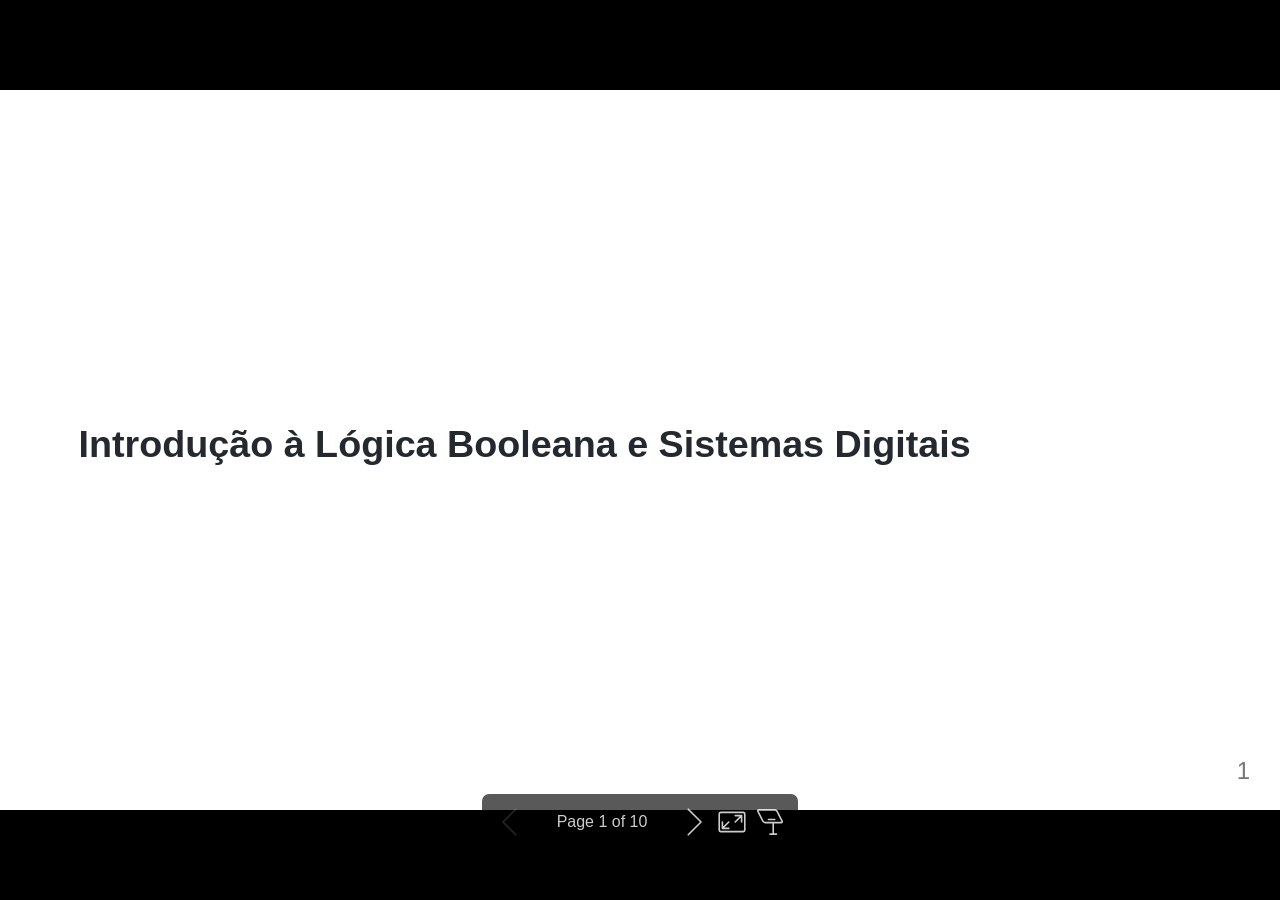
<file: slides/salesiano-digital-logic-2023/index.html>
<!DOCTYPE html><html lang="pt-BR"><head><title>Introdução à Lógica Booleana e Sistemas Digitais</title><meta property="og:title" content="Introdução à Lógica Booleana e Sistemas Digitais"><meta charset="UTF-8"><meta name="viewport" content="width=device-width,height=device-height,initial-scale=1.0"><meta name="apple-mobile-web-app-capable" content="yes"><meta http-equiv="X-UA-Compatible" content="ie=edge"><meta property="og:type" content="website"><meta name="twitter:card" content="summary"><style>@media screen{body[data-bespoke-view=""] .bespoke-marp-parent>.bespoke-marp-osc>button,body[data-bespoke-view=next] .bespoke-marp-parent>.bespoke-marp-osc>button,body[data-bespoke-view=presenter] .bespoke-marp-presenter-container .bespoke-marp-presenter-info-container button,body[data-bespoke-view=presenter] .bespoke-marp-presenter-container .bespoke-marp-presenter-note-container button{-webkit-tap-highlight-color:transparent;-webkit-appearance:none;appearance:none;background-color:initial;border:0;color:inherit;cursor:pointer;font-size:inherit;opacity:.8;outline:none;padding:0;transition:opacity .2s linear}body[data-bespoke-view=""] .bespoke-marp-parent>.bespoke-marp-osc>button:disabled,body[data-bespoke-view=next] .bespoke-marp-parent>.bespoke-marp-osc>button:disabled,body[data-bespoke-view=presenter] .bespoke-marp-presenter-container .bespoke-marp-presenter-info-container button:disabled,body[data-bespoke-view=presenter] .bespoke-marp-presenter-container .bespoke-marp-presenter-note-container button:disabled{cursor:not-allowed;opacity:.15!important}body[data-bespoke-view=""] .bespoke-marp-parent>.bespoke-marp-osc>button:hover,body[data-bespoke-view=next] .bespoke-marp-parent>.bespoke-marp-osc>button:hover,body[data-bespoke-view=presenter] .bespoke-marp-presenter-container .bespoke-marp-presenter-info-container button:hover,body[data-bespoke-view=presenter] .bespoke-marp-presenter-container .bespoke-marp-presenter-note-container button:hover{opacity:1}body[data-bespoke-view=""] .bespoke-marp-parent>.bespoke-marp-osc>button:hover:active,body[data-bespoke-view=next] .bespoke-marp-parent>.bespoke-marp-osc>button:hover:active,body[data-bespoke-view=presenter] .bespoke-marp-presenter-container .bespoke-marp-presenter-info-container button:hover:active,body[data-bespoke-view=presenter] .bespoke-marp-presenter-container .bespoke-marp-presenter-note-container button:hover:active{opacity:.6}body[data-bespoke-view=""] .bespoke-marp-parent>.bespoke-marp-osc>button:hover:not(:disabled),body[data-bespoke-view=next] .bespoke-marp-parent>.bespoke-marp-osc>button:hover:not(:disabled),body[data-bespoke-view=presenter] .bespoke-marp-presenter-container .bespoke-marp-presenter-info-container button:hover:not(:disabled),body[data-bespoke-view=presenter] .bespoke-marp-presenter-container .bespoke-marp-presenter-note-container button:hover:not(:disabled){transition:none}body[data-bespoke-view=""] .bespoke-marp-parent>.bespoke-marp-osc>button[data-bespoke-marp-osc=prev],body[data-bespoke-view=next] .bespoke-marp-parent>.bespoke-marp-osc>button[data-bespoke-marp-osc=prev],body[data-bespoke-view=presenter] .bespoke-marp-presenter-container .bespoke-marp-presenter-info-container button.bespoke-marp-presenter-info-page-prev{background:#0000 url("[data-uri]") no-repeat 50%;background-size:contain;overflow:hidden;text-indent:100%;white-space:nowrap}body[data-bespoke-view=""] .bespoke-marp-parent>.bespoke-marp-osc>button[data-bespoke-marp-osc=next],body[data-bespoke-view=next] .bespoke-marp-parent>.bespoke-marp-osc>button[data-bespoke-marp-osc=next],body[data-bespoke-view=presenter] .bespoke-marp-presenter-container .bespoke-marp-presenter-info-container button.bespoke-marp-presenter-info-page-next{background:#0000 url("[data-uri]") no-repeat 50%;background-size:contain;overflow:hidden;text-indent:100%;white-space:nowrap}body[data-bespoke-view=""] .bespoke-marp-parent>.bespoke-marp-osc>button[data-bespoke-marp-osc=fullscreen],body[data-bespoke-view=next] .bespoke-marp-parent>.bespoke-marp-osc>button[data-bespoke-marp-osc=fullscreen]{background:#0000 url("[data-uri]") no-repeat 50%;background-size:contain;overflow:hidden;text-indent:100%;white-space:nowrap}body[data-bespoke-view=""] .bespoke-marp-parent>.bespoke-marp-osc>button.exit[data-bespoke-marp-osc=fullscreen],body[data-bespoke-view=next] .bespoke-marp-parent>.bespoke-marp-osc>button.exit[data-bespoke-marp-osc=fullscreen]{background-image:url("[data-uri]")}body[data-bespoke-view=""] .bespoke-marp-parent>.bespoke-marp-osc>button[data-bespoke-marp-osc=presenter],body[data-bespoke-view=next] .bespoke-marp-parent>.bespoke-marp-osc>button[data-bespoke-marp-osc=presenter]{background:#0000 url("[data-uri]") no-repeat 50%;background-size:contain;overflow:hidden;text-indent:100%;white-space:nowrap}body[data-bespoke-view=presenter] .bespoke-marp-presenter-container .bespoke-marp-presenter-note-container button.bespoke-marp-presenter-note-bigger{background:#0000 url("[data-uri]") no-repeat 50%;background-size:contain;overflow:hidden;text-indent:100%;white-space:nowrap}body[data-bespoke-view=presenter] .bespoke-marp-presenter-container .bespoke-marp-presenter-note-container button.bespoke-marp-presenter-note-smaller{background:#0000 url("[data-uri]") no-repeat 50%;background-size:contain;overflow:hidden;text-indent:100%;white-space:nowrap}}@keyframes __bespoke_marp_transition_reduced_outgoing__{0%{opacity:1}to{opacity:0}}@keyframes __bespoke_marp_transition_reduced_incoming__{0%{mix-blend-mode:plus-lighter;opacity:0}to{mix-blend-mode:plus-lighter;opacity:1}}.bespoke-marp-note,.bespoke-marp-osc,.bespoke-progress-parent{display:none;transition:none}@media screen{::view-transition-group(*){animation-duration:var(--marp-bespoke-transition-animation-duration,.5s);animation-timing-function:ease}::view-transition-new(*),::view-transition-old(*){animation-delay:0s;animation-direction:var(--marp-bespoke-transition-animation-direction,normal);animation-duration:var(--marp-bespoke-transition-animation-duration,.5s);animation-fill-mode:both;animation-name:var(--marp-bespoke-transition-animation-name,var(--marp-bespoke-transition-animation-name-fallback,__bespoke_marp_transition_no_animation__));mix-blend-mode:normal}::view-transition-old(*){--marp-bespoke-transition-animation-name-fallback:__bespoke_marp_transition_reduced_outgoing__;animation-timing-function:ease}::view-transition-new(*){--marp-bespoke-transition-animation-name-fallback:__bespoke_marp_transition_reduced_incoming__;animation-timing-function:ease}::view-transition-new(root),::view-transition-old(root){animation-timing-function:linear}::view-transition-new(__bespoke_marp_transition_osc__),::view-transition-old(__bespoke_marp_transition_osc__){animation-duration:0s!important;animation-name:__bespoke_marp_transition_osc__!important}::view-transition-new(__bespoke_marp_transition_osc__){opacity:0!important}.bespoke-marp-transition-warming-up::view-transition-group(*),.bespoke-marp-transition-warming-up::view-transition-new(*),.bespoke-marp-transition-warming-up::view-transition-old(*){animation-play-state:paused!important}body,html{height:100%;margin:0}body{background:#000;overflow:hidden}svg.bespoke-marp-slide{content-visibility:hidden;opacity:0;pointer-events:none;z-index:-1}svg.bespoke-marp-slide:not(.bespoke-marp-active) *{view-transition-name:none!important}svg.bespoke-marp-slide.bespoke-marp-active{content-visibility:visible;opacity:1;pointer-events:auto;z-index:0}svg.bespoke-marp-slide.bespoke-marp-active.bespoke-marp-active-ready *{animation-name:__bespoke_marp__!important}@supports not (content-visibility:hidden){svg.bespoke-marp-slide[data-bespoke-marp-load=hideable]{display:none}svg.bespoke-marp-slide[data-bespoke-marp-load=hideable].bespoke-marp-active{display:block}}}@media screen and (prefers-reduced-motion:reduce){svg.bespoke-marp-slide *{view-transition-name:none!important}}@media screen{[data-bespoke-marp-fragment=inactive]{visibility:hidden}body[data-bespoke-view=""] .bespoke-marp-parent,body[data-bespoke-view=next] .bespoke-marp-parent{inset:0;position:absolute}body[data-bespoke-view=""] .bespoke-marp-parent>.bespoke-marp-osc,body[data-bespoke-view=next] .bespoke-marp-parent>.bespoke-marp-osc{view-transition-name:__bespoke_marp_transition_osc__;background:#000000a6;border-radius:7px;bottom:50px;color:#fff;contain:paint;display:block;font-family:Helvetica,Arial,sans-serif;font-size:16px;left:50%;line-height:0;opacity:1;padding:12px;position:absolute;touch-action:manipulation;transform:translateX(-50%);transition:opacity .2s linear;-webkit-user-select:none;user-select:none;white-space:nowrap;will-change:transform;z-index:1}body[data-bespoke-view=""] .bespoke-marp-parent>.bespoke-marp-osc>*,body[data-bespoke-view=next] .bespoke-marp-parent>.bespoke-marp-osc>*{margin-left:6px}body[data-bespoke-view=""] .bespoke-marp-parent>.bespoke-marp-osc>:first-child,body[data-bespoke-view=next] .bespoke-marp-parent>.bespoke-marp-osc>:first-child{margin-left:0}body[data-bespoke-view=""] .bespoke-marp-parent>.bespoke-marp-osc>span,body[data-bespoke-view=next] .bespoke-marp-parent>.bespoke-marp-osc>span{opacity:.8}body[data-bespoke-view=""] .bespoke-marp-parent>.bespoke-marp-osc>span[data-bespoke-marp-osc=page],body[data-bespoke-view=next] .bespoke-marp-parent>.bespoke-marp-osc>span[data-bespoke-marp-osc=page]{display:inline-block;min-width:140px;text-align:center}body[data-bespoke-view=""] .bespoke-marp-parent>.bespoke-marp-osc>button[data-bespoke-marp-osc=fullscreen],body[data-bespoke-view=""] .bespoke-marp-parent>.bespoke-marp-osc>button[data-bespoke-marp-osc=next],body[data-bespoke-view=""] .bespoke-marp-parent>.bespoke-marp-osc>button[data-bespoke-marp-osc=presenter],body[data-bespoke-view=""] .bespoke-marp-parent>.bespoke-marp-osc>button[data-bespoke-marp-osc=prev],body[data-bespoke-view=next] .bespoke-marp-parent>.bespoke-marp-osc>button[data-bespoke-marp-osc=fullscreen],body[data-bespoke-view=next] .bespoke-marp-parent>.bespoke-marp-osc>button[data-bespoke-marp-osc=next],body[data-bespoke-view=next] .bespoke-marp-parent>.bespoke-marp-osc>button[data-bespoke-marp-osc=presenter],body[data-bespoke-view=next] .bespoke-marp-parent>.bespoke-marp-osc>button[data-bespoke-marp-osc=prev]{height:32px;line-height:32px;width:32px}body[data-bespoke-view=""] .bespoke-marp-parent.bespoke-marp-inactive,body[data-bespoke-view=next] .bespoke-marp-parent.bespoke-marp-inactive{cursor:none}body[data-bespoke-view=""] .bespoke-marp-parent.bespoke-marp-inactive>.bespoke-marp-osc,body[data-bespoke-view=next] .bespoke-marp-parent.bespoke-marp-inactive>.bespoke-marp-osc{opacity:0;pointer-events:none}body[data-bespoke-view=""] svg.bespoke-marp-slide,body[data-bespoke-view=next] svg.bespoke-marp-slide{height:100%;left:0;position:absolute;top:0;width:100%}body[data-bespoke-view=""] .bespoke-progress-parent{background:#222;display:flex;height:5px;width:100%}body[data-bespoke-view=""] .bespoke-progress-parent+.bespoke-marp-parent{top:5px}body[data-bespoke-view=""] .bespoke-progress-parent .bespoke-progress-bar{background:#0288d1;flex:0 0 0;transition:flex-basis .2s cubic-bezier(0,1,1,1)}body[data-bespoke-view=next]{background:#0000}body[data-bespoke-view=presenter]{background:#161616}body[data-bespoke-view=presenter] .bespoke-marp-presenter-container{display:grid;font-family:Helvetica,Arial,sans-serif;grid-template:"current dragbar next" minmax(140px,1fr) "current dragbar note" 2fr "info    dragbar note" 3em;grid-template-columns:minmax(3px,var(--bespoke-marp-presenter-split-ratio,66%)) 0 minmax(3px,1fr);height:100%;left:0;position:absolute;top:0;width:100%}body[data-bespoke-view=presenter] .bespoke-marp-presenter-container .bespoke-marp-parent{grid-area:current;overflow:hidden;position:relative}body[data-bespoke-view=presenter] .bespoke-marp-presenter-container .bespoke-marp-parent svg.bespoke-marp-slide{height:calc(100% - 40px);left:20px;pointer-events:none;position:absolute;top:20px;-webkit-user-select:none;user-select:none;width:calc(100% - 40px)}body[data-bespoke-view=presenter] .bespoke-marp-presenter-container .bespoke-marp-parent svg.bespoke-marp-slide.bespoke-marp-active{filter:drop-shadow(0 3px 10px rgba(0,0,0,.5))}body[data-bespoke-view=presenter] .bespoke-marp-presenter-container .bespoke-marp-presenter-dragbar-container{background:#0288d1;cursor:col-resize;grid-area:dragbar;margin-left:-3px;opacity:0;position:relative;transition:opacity .4s linear .1s;width:6px;z-index:10}body[data-bespoke-view=presenter] .bespoke-marp-presenter-container .bespoke-marp-presenter-dragbar-container:hover{opacity:1}body[data-bespoke-view=presenter] .bespoke-marp-presenter-container .bespoke-marp-presenter-dragbar-container.active{opacity:1;transition-delay:0s}body[data-bespoke-view=presenter] .bespoke-marp-presenter-container .bespoke-marp-presenter-next-container{background:#222;cursor:pointer;display:none;grid-area:next;overflow:hidden;position:relative}body[data-bespoke-view=presenter] .bespoke-marp-presenter-container .bespoke-marp-presenter-next-container.active{display:block}body[data-bespoke-view=presenter] .bespoke-marp-presenter-container .bespoke-marp-presenter-next-container iframe.bespoke-marp-presenter-next{background:#0000;border:0;display:block;filter:drop-shadow(0 3px 10px rgba(0,0,0,.5));height:calc(100% - 40px);left:20px;pointer-events:none;position:absolute;top:20px;-webkit-user-select:none;user-select:none;width:calc(100% - 40px)}body[data-bespoke-view=presenter] .bespoke-marp-presenter-container .bespoke-marp-presenter-note-container{background:#222;color:#eee;grid-area:note;position:relative;z-index:1}body[data-bespoke-view=presenter] .bespoke-marp-presenter-container .bespoke-marp-presenter-note-container button{height:1.5em;line-height:1.5em;width:1.5em}body[data-bespoke-view=presenter] .bespoke-marp-presenter-container .bespoke-marp-presenter-note-container .bespoke-marp-presenter-note-wrapper{display:block;inset:0;position:absolute}body[data-bespoke-view=presenter] .bespoke-marp-presenter-container .bespoke-marp-presenter-note-container .bespoke-marp-presenter-note-buttons{background:#000000a6;border-radius:4px;bottom:0;display:flex;gap:4px;margin:12px;opacity:0;padding:6px;pointer-events:none;position:absolute;right:0;transition:opacity .2s linear}body[data-bespoke-view=presenter] .bespoke-marp-presenter-container .bespoke-marp-presenter-note-container .bespoke-marp-presenter-note-buttons:focus-within,body[data-bespoke-view=presenter] .bespoke-marp-presenter-container .bespoke-marp-presenter-note-container .bespoke-marp-presenter-note-wrapper:focus-within+.bespoke-marp-presenter-note-buttons,body[data-bespoke-view=presenter] .bespoke-marp-presenter-container .bespoke-marp-presenter-note-container:hover .bespoke-marp-presenter-note-buttons{opacity:1;pointer-events:auto}body[data-bespoke-view=presenter] .bespoke-marp-presenter-container .bespoke-marp-presenter-note-container .bespoke-marp-note{word-wrap:break-word;box-sizing:border-box;font-size:calc(1.1em*var(--bespoke-marp-note-font-scale, 1));height:calc(100% - 40px);margin:20px;overflow:auto;padding-right:3px;scrollbar-color:#eeeeee80 #0000;scrollbar-width:thin;white-space:pre-wrap;width:calc(100% - 40px)}body[data-bespoke-view=presenter] .bespoke-marp-presenter-container .bespoke-marp-presenter-note-container .bespoke-marp-note::-webkit-scrollbar{width:6px}body[data-bespoke-view=presenter] .bespoke-marp-presenter-container .bespoke-marp-presenter-note-container .bespoke-marp-note::-webkit-scrollbar-track{background:#0000}body[data-bespoke-view=presenter] .bespoke-marp-presenter-container .bespoke-marp-presenter-note-container .bespoke-marp-note::-webkit-scrollbar-thumb{background:#eeeeee80;border-radius:6px}body[data-bespoke-view=presenter] .bespoke-marp-presenter-container .bespoke-marp-presenter-note-container .bespoke-marp-note:empty{pointer-events:none}body[data-bespoke-view=presenter] .bespoke-marp-presenter-container .bespoke-marp-presenter-note-container .bespoke-marp-note.active{display:block}body[data-bespoke-view=presenter] .bespoke-marp-presenter-container .bespoke-marp-presenter-note-container .bespoke-marp-note p:first-child{margin-top:0}body[data-bespoke-view=presenter] .bespoke-marp-presenter-container .bespoke-marp-presenter-note-container .bespoke-marp-note p:last-child{margin-bottom:0}body[data-bespoke-view=presenter] .bespoke-marp-presenter-container .bespoke-marp-presenter-info-container{align-items:center;box-sizing:border-box;color:#eee;display:flex;flex-wrap:nowrap;grid-area:info;justify-content:center;overflow:hidden;padding:0 10px}body[data-bespoke-view=presenter] .bespoke-marp-presenter-container .bespoke-marp-presenter-info-container .bespoke-marp-presenter-info-page,body[data-bespoke-view=presenter] .bespoke-marp-presenter-container .bespoke-marp-presenter-info-container .bespoke-marp-presenter-info-time,body[data-bespoke-view=presenter] .bespoke-marp-presenter-container .bespoke-marp-presenter-info-container .bespoke-marp-presenter-info-timer{box-sizing:border-box;display:block;padding:0 10px;white-space:nowrap;width:100%}body[data-bespoke-view=presenter] .bespoke-marp-presenter-container .bespoke-marp-presenter-info-container button{height:1.5em;line-height:1.5em;width:1.5em}body[data-bespoke-view=presenter] .bespoke-marp-presenter-container .bespoke-marp-presenter-info-container .bespoke-marp-presenter-info-page{order:2;text-align:center}body[data-bespoke-view=presenter] .bespoke-marp-presenter-container .bespoke-marp-presenter-info-container .bespoke-marp-presenter-info-page .bespoke-marp-presenter-info-page-text{display:inline-block;min-width:120px;text-align:center}body[data-bespoke-view=presenter] .bespoke-marp-presenter-container .bespoke-marp-presenter-info-container .bespoke-marp-presenter-info-time{color:#999;order:1;text-align:left}body[data-bespoke-view=presenter] .bespoke-marp-presenter-container .bespoke-marp-presenter-info-container .bespoke-marp-presenter-info-timer{color:#999;order:3;text-align:right}body[data-bespoke-view=presenter] .bespoke-marp-presenter-container .bespoke-marp-presenter-info-container .bespoke-marp-presenter-info-timer:hover{cursor:pointer}}@media print{.bespoke-marp-presenter-info-container,.bespoke-marp-presenter-next-container,.bespoke-marp-presenter-note-container{display:none}}</style><style>div#\:\$p>svg>foreignObject>section{width:1280px;height:720px;box-sizing:border-box;overflow:hidden;position:relative;scroll-snap-align:center center}div#\:\$p>svg>foreignObject>section:after{bottom:0;content:attr(data-marpit-pagination);padding:inherit;pointer-events:none;position:absolute;right:0}div#\:\$p>svg>foreignObject>section:not([data-marpit-pagination]):after{display:none}/* Normalization */div#\:\$p>svg>foreignObject>section :is(h1,marp-h1){font-size:2em;margin:0.67em 0}div#\:\$p>svg>foreignObject>section video::-webkit-media-controls{will-change:transform}@page{size:1280px 720px;margin:0}@media print{body,html{background-color:#fff;margin:0;page-break-inside:avoid;break-inside:avoid-page}div#\:\$p>svg>foreignObject>section{page-break-before:always;break-before:page}div#\:\$p>svg>foreignObject>section,div#\:\$p>svg>foreignObject>section *{-webkit-print-color-adjust:exact!important;animation-delay:0s!important;animation-duration:0s!important;color-adjust:exact!important;transition:none!important}div#\:\$p>svg[data-marpit-svg]{display:block;height:100vh;width:100vw}}div#\:\$p>svg>foreignObject>section img[data-marp-twemoji]{background:transparent;height:1em;margin:0 .05em 0 .1em;vertical-align:-.1em;width:1em}
/*!
 * Marp default theme.
 *
 * @theme default
 * @author Yuki Hattori
 *
 * @auto-scaling true
 * @size 16:9 1280px 720px
 * @size 4:3 960px 720px
 */div#\:\$p>svg>foreignObject>section{--color-prettylights-syntax-comment:#6e7781;--color-prettylights-syntax-constant:#0550ae;--color-prettylights-syntax-entity:#8250df;--color-prettylights-syntax-storage-modifier-import:#24292f;--color-prettylights-syntax-entity-tag:#116329;--color-prettylights-syntax-keyword:#cf222e;--color-prettylights-syntax-string:#0a3069;--color-prettylights-syntax-variable:#953800;--color-prettylights-syntax-brackethighlighter-unmatched:#82071e;--color-prettylights-syntax-invalid-illegal-text:#f6f8fa;--color-prettylights-syntax-invalid-illegal-bg:#82071e;--color-prettylights-syntax-carriage-return-text:#f6f8fa;--color-prettylights-syntax-carriage-return-bg:#cf222e;--color-prettylights-syntax-string-regexp:#116329;--color-prettylights-syntax-markup-list:#3b2300;--color-prettylights-syntax-markup-heading:#0550ae;--color-prettylights-syntax-markup-italic:#24292f;--color-prettylights-syntax-markup-bold:#24292f;--color-prettylights-syntax-markup-deleted-text:#82071e;--color-prettylights-syntax-markup-deleted-bg:#ffebe9;--color-prettylights-syntax-markup-inserted-text:#116329;--color-prettylights-syntax-markup-inserted-bg:#dafbe1;--color-prettylights-syntax-markup-changed-text:#953800;--color-prettylights-syntax-markup-changed-bg:#ffd8b5;--color-prettylights-syntax-markup-ignored-text:#eaeef2;--color-prettylights-syntax-markup-ignored-bg:#0550ae;--color-prettylights-syntax-meta-diff-range:#8250df;--color-prettylights-syntax-brackethighlighter-angle:#57606a;--color-prettylights-syntax-sublimelinter-gutter-mark:#8c959f;--color-prettylights-syntax-constant-other-reference-link:#0a3069;--color-fg-default:#24292f;--color-fg-muted:#57606a;--color-fg-subtle:#6e7781;--color-canvas-default:#fff;--color-canvas-subtle:#f6f8fa;--color-border-default:#d0d7de;--color-border-muted:#d8dee4;--color-neutral-muted:rgba(175,184,193,.2);--color-accent-fg:#0969da;--color-accent-emphasis:#0969da;--color-attention-subtle:#fff8c5;--color-danger-fg:#cf222e;color-scheme:light}div#\:\$p>svg>foreignObject>section:where(.invert){--color-prettylights-syntax-comment:#8b949e;--color-prettylights-syntax-constant:#79c0ff;--color-prettylights-syntax-entity:#d2a8ff;--color-prettylights-syntax-storage-modifier-import:#c9d1d9;--color-prettylights-syntax-entity-tag:#7ee787;--color-prettylights-syntax-keyword:#ff7b72;--color-prettylights-syntax-string:#a5d6ff;--color-prettylights-syntax-variable:#ffa657;--color-prettylights-syntax-brackethighlighter-unmatched:#f85149;--color-prettylights-syntax-invalid-illegal-text:#f0f6fc;--color-prettylights-syntax-invalid-illegal-bg:#8e1519;--color-prettylights-syntax-carriage-return-text:#f0f6fc;--color-prettylights-syntax-carriage-return-bg:#b62324;--color-prettylights-syntax-string-regexp:#7ee787;--color-prettylights-syntax-markup-list:#f2cc60;--color-prettylights-syntax-markup-heading:#1f6feb;--color-prettylights-syntax-markup-italic:#c9d1d9;--color-prettylights-syntax-markup-bold:#c9d1d9;--color-prettylights-syntax-markup-deleted-text:#ffdcd7;--color-prettylights-syntax-markup-deleted-bg:#67060c;--color-prettylights-syntax-markup-inserted-text:#aff5b4;--color-prettylights-syntax-markup-inserted-bg:#033a16;--color-prettylights-syntax-markup-changed-text:#ffdfb6;--color-prettylights-syntax-markup-changed-bg:#5a1e02;--color-prettylights-syntax-markup-ignored-text:#c9d1d9;--color-prettylights-syntax-markup-ignored-bg:#1158c7;--color-prettylights-syntax-meta-diff-range:#d2a8ff;--color-prettylights-syntax-brackethighlighter-angle:#8b949e;--color-prettylights-syntax-sublimelinter-gutter-mark:#484f58;--color-prettylights-syntax-constant-other-reference-link:#a5d6ff;--color-fg-default:#c9d1d9;--color-fg-muted:#8b949e;--color-fg-subtle:#6e7681;--color-canvas-default:#0d1117;--color-canvas-subtle:#161b22;--color-border-default:#30363d;--color-border-muted:#21262d;--color-neutral-muted:hsla(215,8%,47%,.4);--color-accent-fg:#58a6ff;--color-accent-emphasis:#1f6feb;--color-attention-subtle:rgba(187,128,9,.15);--color-danger-fg:#f85149;color-scheme:dark}div#\:\$p>svg>foreignObject>section{-ms-text-size-adjust:100%;-webkit-text-size-adjust:100%;word-wrap:break-word;background-color:var(--color-canvas-default);color:var(--color-fg-default);font-family:-apple-system,BlinkMacSystemFont,Segoe UI,Noto Sans,Helvetica,Arial,sans-serif,Apple Color Emoji,Segoe UI Emoji;font-size:16px;line-height:1.5;margin:0}div#\:\$p>svg>foreignObject>section{--marpit-root-font-size:16px}div#\:\$p>svg>foreignObject>section :is(h1,marp-h1):hover .anchor .octicon-link:before,div#\:\$p>svg>foreignObject>section :is(h2,marp-h2):hover .anchor .octicon-link:before,div#\:\$p>svg>foreignObject>section :is(h3,marp-h3):hover .anchor .octicon-link:before,div#\:\$p>svg>foreignObject>section :is(h4,marp-h4):hover .anchor .octicon-link:before,div#\:\$p>svg>foreignObject>section :is(h5,marp-h5):hover .anchor .octicon-link:before,div#\:\$p>svg>foreignObject>section :is(h6,marp-h6):hover .anchor .octicon-link:before{background-color:currentColor;content:" ";display:inline-block;height:16px;-webkit-mask-image:url('data:image/svg+xml;charset=utf-8,<svg xmlns="http://www.w3.org/2000/svg" aria-hidden="true" viewBox="0 0 16 16"><path fill-rule="evenodd" d="M7.775 3.275a.75.75 0 0 0 1.06 1.06l1.25-1.25a2 2 0 1 1 2.83 2.83l-2.5 2.5a2 2 0 0 1-2.83 0 .75.75 0 0 0-1.06 1.06 3.5 3.5 0 0 0 4.95 0l2.5-2.5a3.5 3.5 0 0 0-4.95-4.95l-1.25 1.25zm-4.69 9.64a2 2 0 0 1 0-2.83l2.5-2.5a2 2 0 0 1 2.83 0 .75.75 0 0 0 1.06-1.06 3.5 3.5 0 0 0-4.95 0l-2.5 2.5a3.5 3.5 0 0 0 4.95 4.95l1.25-1.25a.75.75 0 0 0-1.06-1.06l-1.25 1.25a2 2 0 0 1-2.83 0z"/></svg>');mask-image:url('data:image/svg+xml;charset=utf-8,<svg xmlns="http://www.w3.org/2000/svg" aria-hidden="true" viewBox="0 0 16 16"><path fill-rule="evenodd" d="M7.775 3.275a.75.75 0 0 0 1.06 1.06l1.25-1.25a2 2 0 1 1 2.83 2.83l-2.5 2.5a2 2 0 0 1-2.83 0 .75.75 0 0 0-1.06 1.06 3.5 3.5 0 0 0 4.95 0l2.5-2.5a3.5 3.5 0 0 0-4.95-4.95l-1.25 1.25zm-4.69 9.64a2 2 0 0 1 0-2.83l2.5-2.5a2 2 0 0 1 2.83 0 .75.75 0 0 0 1.06-1.06 3.5 3.5 0 0 0-4.95 0l-2.5 2.5a3.5 3.5 0 0 0 4.95 4.95l1.25-1.25a.75.75 0 0 0-1.06-1.06l-1.25 1.25a2 2 0 0 1-2.83 0z"/></svg>');width:16px}div#\:\$p>svg>foreignObject>section details,div#\:\$p>svg>foreignObject>section figcaption,div#\:\$p>svg>foreignObject>section figure{display:block}div#\:\$p>svg>foreignObject>section summary{display:list-item}div#\:\$p>svg>foreignObject>section [hidden]{display:none!important}div#\:\$p>svg>foreignObject>section a{background-color:transparent;color:var(--color-accent-fg);text-decoration:none}div#\:\$p>svg>foreignObject>section abbr[title]{border-bottom:none;-webkit-text-decoration:underline dotted;text-decoration:underline dotted}div#\:\$p>svg>foreignObject>section b,div#\:\$p>svg>foreignObject>section strong{font-weight:var(--base-text-weight-semibold,600)}div#\:\$p>svg>foreignObject>section dfn{font-style:italic}div#\:\$p>svg>foreignObject>section :is(h1,marp-h1){border-bottom:1px solid var(--color-border-muted);font-size:2em;font-weight:var(--base-text-weight-semibold,600);margin:.67em 0;padding-bottom:.3em}div#\:\$p>svg>foreignObject>section mark{background-color:var(--color-attention-subtle);color:var(--color-fg-default)}div#\:\$p>svg>foreignObject>section small{font-size:90%}div#\:\$p>svg>foreignObject>section sub,div#\:\$p>svg>foreignObject>section sup{font-size:75%;line-height:0;position:relative;vertical-align:baseline}div#\:\$p>svg>foreignObject>section sub{bottom:-.25em}div#\:\$p>svg>foreignObject>section sup{top:-.5em}div#\:\$p>svg>foreignObject>section img{background-color:var(--color-canvas-default);border-style:none;box-sizing:content-box;max-width:100%}div#\:\$p>svg>foreignObject>section :is(pre,marp-pre),div#\:\$p>svg>foreignObject>section code,div#\:\$p>svg>foreignObject>section kbd,div#\:\$p>svg>foreignObject>section samp{font-family:monospace;font-size:1em}div#\:\$p>svg>foreignObject>section figure{margin:1em 40px}div#\:\$p>svg>foreignObject>section hr{background:transparent;background-color:var(--color-border-default);border:0;box-sizing:content-box;height:.25em;margin:24px 0;overflow:hidden;padding:0}div#\:\$p>svg>foreignObject>section input{font:inherit;font-family:inherit;font-size:inherit;line-height:inherit;margin:0;overflow:visible}div#\:\$p>svg>foreignObject>section [type=button],div#\:\$p>svg>foreignObject>section [type=reset],div#\:\$p>svg>foreignObject>section [type=submit]{-webkit-appearance:button}div#\:\$p>svg>foreignObject>section [type=checkbox],div#\:\$p>svg>foreignObject>section [type=radio]{box-sizing:border-box;padding:0}div#\:\$p>svg>foreignObject>section [type=number]::-webkit-inner-spin-button,div#\:\$p>svg>foreignObject>section [type=number]::-webkit-outer-spin-button{height:auto}div#\:\$p>svg>foreignObject>section [type=search]::-webkit-search-cancel-button,div#\:\$p>svg>foreignObject>section [type=search]::-webkit-search-decoration{-webkit-appearance:none}div#\:\$p>svg>foreignObject>section ::-webkit-input-placeholder{color:inherit;opacity:.54}div#\:\$p>svg>foreignObject>section ::-webkit-file-upload-button{-webkit-appearance:button;font:inherit}div#\:\$p>svg>foreignObject>section a:hover{text-decoration:underline}div#\:\$p>svg>foreignObject>section ::-moz-placeholder{color:var(--color-fg-subtle);opacity:1}div#\:\$p>svg>foreignObject>section ::placeholder{color:var(--color-fg-subtle);opacity:1}div#\:\$p>svg>foreignObject>section hr:after,div#\:\$p>svg>foreignObject>section hr:before{content:"";display:table}div#\:\$p>svg>foreignObject>section hr:after{clear:both}div#\:\$p>svg>foreignObject>section table{border-collapse:collapse;border-spacing:0;display:block;max-width:100%;overflow:auto;width:-moz-max-content;width:max-content}div#\:\$p>svg>foreignObject>section td,div#\:\$p>svg>foreignObject>section th{padding:0}div#\:\$p>svg>foreignObject>section details summary{cursor:pointer}div#\:\$p>svg>foreignObject>section details:not([open])>:not(summary){display:none!important}div#\:\$p>svg>foreignObject>section [role=button]:focus,div#\:\$p>svg>foreignObject>section a:focus,div#\:\$p>svg>foreignObject>section input[type=checkbox]:focus,div#\:\$p>svg>foreignObject>section input[type=radio]:focus{box-shadow:none;outline:2px solid var(--color-accent-fg);outline-offset:-2px}div#\:\$p>svg>foreignObject>section [role=button]:focus:not(:focus-visible),div#\:\$p>svg>foreignObject>section a:focus:not(:focus-visible),div#\:\$p>svg>foreignObject>section input[type=checkbox]:focus:not(:focus-visible),div#\:\$p>svg>foreignObject>section input[type=radio]:focus:not(:focus-visible){outline:1px solid transparent}div#\:\$p>svg>foreignObject>section [role=button]:focus-visible,div#\:\$p>svg>foreignObject>section a:focus-visible,div#\:\$p>svg>foreignObject>section input[type=checkbox]:focus-visible,div#\:\$p>svg>foreignObject>section input[type=radio]:focus-visible{box-shadow:none;outline:2px solid var(--color-accent-fg);outline-offset:-2px}div#\:\$p>svg>foreignObject>section a:not([class]):focus,div#\:\$p>svg>foreignObject>section a:not([class]):focus-visible,div#\:\$p>svg>foreignObject>section input[type=checkbox]:focus,div#\:\$p>svg>foreignObject>section input[type=checkbox]:focus-visible,div#\:\$p>svg>foreignObject>section input[type=radio]:focus,div#\:\$p>svg>foreignObject>section input[type=radio]:focus-visible{outline-offset:0}div#\:\$p>svg>foreignObject>section kbd{background-color:var(--color-canvas-subtle);border-bottom-color:var(--color-neutral-muted);border:1px solid var(--color-neutral-muted);border-radius:6px;box-shadow:inset 0 -1px 0 var(--color-neutral-muted);color:var(--color-fg-default);display:inline-block;font:11px ui-monospace,SFMono-Regular,SF Mono,Menlo,Consolas,Liberation Mono,monospace;line-height:10px;padding:3px 5px;vertical-align:middle}div#\:\$p>svg>foreignObject>section :is(h1,marp-h1),div#\:\$p>svg>foreignObject>section :is(h2,marp-h2),div#\:\$p>svg>foreignObject>section :is(h3,marp-h3),div#\:\$p>svg>foreignObject>section :is(h4,marp-h4),div#\:\$p>svg>foreignObject>section :is(h5,marp-h5),div#\:\$p>svg>foreignObject>section :is(h6,marp-h6){font-weight:var(--base-text-weight-semibold,600);line-height:1.25;margin-bottom:16px;margin-top:24px}div#\:\$p>svg>foreignObject>section :is(h2,marp-h2){border-bottom:1px solid var(--color-border-muted);font-size:1.5em;padding-bottom:.3em}div#\:\$p>svg>foreignObject>section :is(h2,marp-h2),div#\:\$p>svg>foreignObject>section :is(h3,marp-h3){font-weight:var(--base-text-weight-semibold,600)}div#\:\$p>svg>foreignObject>section :is(h3,marp-h3){font-size:1.25em}div#\:\$p>svg>foreignObject>section :is(h4,marp-h4){font-size:1em}div#\:\$p>svg>foreignObject>section :is(h4,marp-h4),div#\:\$p>svg>foreignObject>section :is(h5,marp-h5){font-weight:var(--base-text-weight-semibold,600)}div#\:\$p>svg>foreignObject>section :is(h5,marp-h5){font-size:.875em}div#\:\$p>svg>foreignObject>section :is(h6,marp-h6){color:var(--color-fg-muted);font-size:.85em;font-weight:var(--base-text-weight-semibold,600)}div#\:\$p>svg>foreignObject>section p{margin-bottom:10px;margin-top:0}div#\:\$p>svg>foreignObject>section blockquote{border-left:.25em solid var(--color-border-default);color:var(--color-fg-muted);margin:0;padding:0 1em}div#\:\$p>svg>foreignObject>section ol,div#\:\$p>svg>foreignObject>section ul{margin-bottom:0;margin-top:0;padding-left:2em}div#\:\$p>svg>foreignObject>section ol ol,div#\:\$p>svg>foreignObject>section ul ol{list-style-type:lower-roman}div#\:\$p>svg>foreignObject>section ol ol ol,div#\:\$p>svg>foreignObject>section ol ul ol,div#\:\$p>svg>foreignObject>section ul ol ol,div#\:\$p>svg>foreignObject>section ul ul ol{list-style-type:lower-alpha}div#\:\$p>svg>foreignObject>section dd{margin-left:0}div#\:\$p>svg>foreignObject>section :is(pre,marp-pre),div#\:\$p>svg>foreignObject>section code,div#\:\$p>svg>foreignObject>section samp,div#\:\$p>svg>foreignObject>section tt{font-family:ui-monospace,SFMono-Regular,SF Mono,Menlo,Consolas,Liberation Mono,monospace;font-size:12px}div#\:\$p>svg>foreignObject>section :is(pre,marp-pre){word-wrap:normal;margin-bottom:0;margin-top:0}div#\:\$p>svg>foreignObject>section .octicon{fill:currentColor;display:inline-block;overflow:visible!important;vertical-align:text-bottom}div#\:\$p>svg>foreignObject>section input::-webkit-inner-spin-button,div#\:\$p>svg>foreignObject>section input::-webkit-outer-spin-button{-webkit-appearance:none;appearance:none;margin:0}div#\:\$p>svg>foreignObject>section:after,div#\:\$p>svg>foreignObject>section:before{
  /* content:""; */display:table}div#\:\$p>svg>foreignObject>section:after{clear:both}div#\:\$p>svg>foreignObject>section>:first-child{margin-top:0!important}div#\:\$p>svg>foreignObject>section>:last-child{margin-bottom:0!important}div#\:\$p>svg>foreignObject>section a:not([href]){color:inherit;text-decoration:none}div#\:\$p>svg>foreignObject>section .absent{color:var(--color-danger-fg)}div#\:\$p>svg>foreignObject>section .anchor{float:left;line-height:1;margin-left:-20px;padding-right:4px}div#\:\$p>svg>foreignObject>section .anchor:focus{outline:none}div#\:\$p>svg>foreignObject>section :is(pre,marp-pre),div#\:\$p>svg>foreignObject>section blockquote,div#\:\$p>svg>foreignObject>section details,div#\:\$p>svg>foreignObject>section dl,div#\:\$p>svg>foreignObject>section ol,div#\:\$p>svg>foreignObject>section p,div#\:\$p>svg>foreignObject>section table,div#\:\$p>svg>foreignObject>section ul{margin-bottom:16px;margin-top:0}div#\:\$p>svg>foreignObject>section blockquote>:first-child{margin-top:0}div#\:\$p>svg>foreignObject>section blockquote>:last-child{margin-bottom:0}div#\:\$p>svg>foreignObject>section :is(h1,marp-h1) .octicon-link,div#\:\$p>svg>foreignObject>section :is(h2,marp-h2) .octicon-link,div#\:\$p>svg>foreignObject>section :is(h3,marp-h3) .octicon-link,div#\:\$p>svg>foreignObject>section :is(h4,marp-h4) .octicon-link,div#\:\$p>svg>foreignObject>section :is(h5,marp-h5) .octicon-link,div#\:\$p>svg>foreignObject>section :is(h6,marp-h6) .octicon-link{color:var(--color-fg-default);vertical-align:middle;visibility:hidden}div#\:\$p>svg>foreignObject>section :is(h1,marp-h1):hover .anchor,div#\:\$p>svg>foreignObject>section :is(h2,marp-h2):hover .anchor,div#\:\$p>svg>foreignObject>section :is(h3,marp-h3):hover .anchor,div#\:\$p>svg>foreignObject>section :is(h4,marp-h4):hover .anchor,div#\:\$p>svg>foreignObject>section :is(h5,marp-h5):hover .anchor,div#\:\$p>svg>foreignObject>section :is(h6,marp-h6):hover .anchor{text-decoration:none}div#\:\$p>svg>foreignObject>section :is(h1,marp-h1):hover .anchor .octicon-link,div#\:\$p>svg>foreignObject>section :is(h2,marp-h2):hover .anchor .octicon-link,div#\:\$p>svg>foreignObject>section :is(h3,marp-h3):hover .anchor .octicon-link,div#\:\$p>svg>foreignObject>section :is(h4,marp-h4):hover .anchor .octicon-link,div#\:\$p>svg>foreignObject>section :is(h5,marp-h5):hover .anchor .octicon-link,div#\:\$p>svg>foreignObject>section :is(h6,marp-h6):hover .anchor .octicon-link{visibility:visible}div#\:\$p>svg>foreignObject>section :is(h1,marp-h1) code,div#\:\$p>svg>foreignObject>section :is(h1,marp-h1) tt,div#\:\$p>svg>foreignObject>section :is(h2,marp-h2) code,div#\:\$p>svg>foreignObject>section :is(h2,marp-h2) tt,div#\:\$p>svg>foreignObject>section :is(h3,marp-h3) code,div#\:\$p>svg>foreignObject>section :is(h3,marp-h3) tt,div#\:\$p>svg>foreignObject>section :is(h4,marp-h4) code,div#\:\$p>svg>foreignObject>section :is(h4,marp-h4) tt,div#\:\$p>svg>foreignObject>section :is(h5,marp-h5) code,div#\:\$p>svg>foreignObject>section :is(h5,marp-h5) tt,div#\:\$p>svg>foreignObject>section :is(h6,marp-h6) code,div#\:\$p>svg>foreignObject>section :is(h6,marp-h6) tt{font-size:inherit;padding:0 .2em}div#\:\$p>svg>foreignObject>section summary :is(h1,marp-h1),div#\:\$p>svg>foreignObject>section summary :is(h2,marp-h2),div#\:\$p>svg>foreignObject>section summary :is(h3,marp-h3),div#\:\$p>svg>foreignObject>section summary :is(h4,marp-h4),div#\:\$p>svg>foreignObject>section summary :is(h5,marp-h5),div#\:\$p>svg>foreignObject>section summary :is(h6,marp-h6){display:inline-block}div#\:\$p>svg>foreignObject>section summary :is(h1,marp-h1) .anchor,div#\:\$p>svg>foreignObject>section summary :is(h2,marp-h2) .anchor,div#\:\$p>svg>foreignObject>section summary :is(h3,marp-h3) .anchor,div#\:\$p>svg>foreignObject>section summary :is(h4,marp-h4) .anchor,div#\:\$p>svg>foreignObject>section summary :is(h5,marp-h5) .anchor,div#\:\$p>svg>foreignObject>section summary :is(h6,marp-h6) .anchor{margin-left:-40px}div#\:\$p>svg>foreignObject>section summary :is(h1,marp-h1),div#\:\$p>svg>foreignObject>section summary :is(h2,marp-h2){border-bottom:0;padding-bottom:0}div#\:\$p>svg>foreignObject>section ol.no-list,div#\:\$p>svg>foreignObject>section ul.no-list{list-style-type:none;padding:0}div#\:\$p>svg>foreignObject>section ol[type=a]{list-style-type:lower-alpha}div#\:\$p>svg>foreignObject>section ol[type=A]{list-style-type:upper-alpha}div#\:\$p>svg>foreignObject>section ol[type=i]{list-style-type:lower-roman}div#\:\$p>svg>foreignObject>section ol[type=I]{list-style-type:upper-roman}div#\:\$p>svg>foreignObject>section div>ol:not([type]),div#\:\$p>svg>foreignObject>section ol[type="1"]{list-style-type:decimal}div#\:\$p>svg>foreignObject>section ol ol,div#\:\$p>svg>foreignObject>section ol ul,div#\:\$p>svg>foreignObject>section ul ol,div#\:\$p>svg>foreignObject>section ul ul{margin-bottom:0;margin-top:0}div#\:\$p>svg>foreignObject>section li>p{margin-top:16px}div#\:\$p>svg>foreignObject>section li+li{margin-top:.25em}div#\:\$p>svg>foreignObject>section dl{padding:0}div#\:\$p>svg>foreignObject>section dl dt{font-size:1em;font-style:italic;font-weight:var(--base-text-weight-semibold,600);margin-top:16px;padding:0}div#\:\$p>svg>foreignObject>section dl dd{margin-bottom:16px;padding:0 16px}div#\:\$p>svg>foreignObject>section table th{font-weight:var(--base-text-weight-semibold,600)}div#\:\$p>svg>foreignObject>section table td,div#\:\$p>svg>foreignObject>section table th{border:1px solid var(--color-border-default);padding:6px 13px}div#\:\$p>svg>foreignObject>section table tr{background-color:var(--color-canvas-default);border-top:1px solid var(--color-border-muted)}div#\:\$p>svg>foreignObject>section table tr:nth-child(2n){background-color:var(--color-canvas-subtle)}div#\:\$p>svg>foreignObject>section table img{background-color:transparent}div#\:\$p>svg>foreignObject>section img[align=right]{padding-left:20px}div#\:\$p>svg>foreignObject>section img[align=left]{padding-right:20px}div#\:\$p>svg>foreignObject>section .emoji{background-color:transparent;max-width:none;vertical-align:text-top}div#\:\$p>svg>foreignObject>section :is(span,marp-span).frame,div#\:\$p>svg>foreignObject>section :is(span,marp-span).frame>:is(span,marp-span){display:block;overflow:hidden}div#\:\$p>svg>foreignObject>section :is(span,marp-span).frame>:is(span,marp-span){border:1px solid var(--color-border-default);float:left;margin:13px 0 0;padding:7px;width:auto}div#\:\$p>svg>foreignObject>section :is(span,marp-span).frame :is(span,marp-span) img{display:block;float:left}div#\:\$p>svg>foreignObject>section :is(span,marp-span).frame :is(span,marp-span) :is(span,marp-span){clear:both;color:var(--color-fg-default);display:block;padding:5px 0 0}div#\:\$p>svg>foreignObject>section :is(span,marp-span).align-center{clear:both;display:block;overflow:hidden}div#\:\$p>svg>foreignObject>section :is(span,marp-span).align-center>:is(span,marp-span){display:block;margin:13px auto 0;overflow:hidden;text-align:center}div#\:\$p>svg>foreignObject>section :is(span,marp-span).align-center :is(span,marp-span) img{margin:0 auto;text-align:center}div#\:\$p>svg>foreignObject>section :is(span,marp-span).align-right{clear:both;display:block;overflow:hidden}div#\:\$p>svg>foreignObject>section :is(span,marp-span).align-right>:is(span,marp-span){display:block;margin:13px 0 0;overflow:hidden;text-align:right}div#\:\$p>svg>foreignObject>section :is(span,marp-span).align-right :is(span,marp-span) img{margin:0;text-align:right}div#\:\$p>svg>foreignObject>section :is(span,marp-span).float-left{display:block;float:left;margin-right:13px;overflow:hidden}div#\:\$p>svg>foreignObject>section :is(span,marp-span).float-left :is(span,marp-span){margin:13px 0 0}div#\:\$p>svg>foreignObject>section :is(span,marp-span).float-right{display:block;float:right;margin-left:13px;overflow:hidden}div#\:\$p>svg>foreignObject>section :is(span,marp-span).float-right>:is(span,marp-span){display:block;margin:13px auto 0;overflow:hidden;text-align:right}div#\:\$p>svg>foreignObject>section code,div#\:\$p>svg>foreignObject>section tt{background-color:var(--color-neutral-muted);border-radius:6px;font-size:85%;margin:0;padding:.2em .4em;white-space:break-spaces}div#\:\$p>svg>foreignObject>section code br,div#\:\$p>svg>foreignObject>section tt br{display:none}div#\:\$p>svg>foreignObject>section del code{text-decoration:inherit}div#\:\$p>svg>foreignObject>section samp{font-size:85%}div#\:\$p>svg>foreignObject>section :is(pre,marp-pre) code{font-size:100%}div#\:\$p>svg>foreignObject>section :is(pre,marp-pre)>code{background:transparent;border:0;margin:0;padding:0;white-space:pre;word-break:normal}div#\:\$p>svg>foreignObject>section .highlight{margin-bottom:16px}div#\:\$p>svg>foreignObject>section .highlight :is(pre,marp-pre){margin-bottom:0;word-break:normal}div#\:\$p>svg>foreignObject>section :is(pre,marp-pre){background-color:var(--color-canvas-subtle);border-radius:6px;font-size:85%;line-height:1.45;overflow:auto;padding:16px}div#\:\$p>svg>foreignObject>section :is(pre,marp-pre) code,div#\:\$p>svg>foreignObject>section :is(pre,marp-pre) tt{word-wrap:normal;background-color:transparent;border:0;display:inline;line-height:inherit;margin:0;max-width:auto;overflow:visible;padding:0}div#\:\$p>svg>foreignObject>section .csv-data td,div#\:\$p>svg>foreignObject>section .csv-data th{font-size:12px;line-height:1;overflow:hidden;padding:5px;text-align:left;white-space:nowrap}div#\:\$p>svg>foreignObject>section .csv-data .blob-num{background:var(--color-canvas-default);border:0;padding:10px 8px 9px;text-align:right}div#\:\$p>svg>foreignObject>section .csv-data tr{border-top:0}div#\:\$p>svg>foreignObject>section .csv-data th{background:var(--color-canvas-subtle);border-top:0;font-weight:var(--base-text-weight-semibold,600)}div#\:\$p>svg>foreignObject>section [data-footnote-ref]:before{content:"["}div#\:\$p>svg>foreignObject>section [data-footnote-ref]:after{content:"]"}div#\:\$p>svg>foreignObject>section .footnotes{border-top:1px solid var(--color-border-default);color:var(--color-fg-muted);font-size:12px}div#\:\$p>svg>foreignObject>section div#\:\$p>svg>foreignObject>section section.footnotes{--marpit-root-font-size:12px}div#\:\$p>svg>foreignObject>section .footnotes ol{padding-left:16px}div#\:\$p>svg>foreignObject>section .footnotes ol ul{display:inline-block;margin-top:16px;padding-left:16px}div#\:\$p>svg>foreignObject>section .footnotes li{position:relative}div#\:\$p>svg>foreignObject>section .footnotes li:target:before{border:2px solid var(--color-accent-emphasis);border-radius:6px;bottom:-8px;content:"";left:-24px;pointer-events:none;position:absolute;right:-8px;top:-8px}div#\:\$p>svg>foreignObject>section .footnotes li:target{color:var(--color-fg-default)}div#\:\$p>svg>foreignObject>section .footnotes .data-footnote-backref g-emoji{font-family:monospace}div#\:\$p>svg>foreignObject>section .pl-c{color:var(--color-prettylights-syntax-comment)}div#\:\$p>svg>foreignObject>section .pl-c1,div#\:\$p>svg>foreignObject>section .pl-s .pl-v{color:var(--color-prettylights-syntax-constant)}div#\:\$p>svg>foreignObject>section .pl-e,div#\:\$p>svg>foreignObject>section .pl-en{color:var(--color-prettylights-syntax-entity)}div#\:\$p>svg>foreignObject>section .pl-s .pl-s1,div#\:\$p>svg>foreignObject>section .pl-smi{color:var(--color-prettylights-syntax-storage-modifier-import)}div#\:\$p>svg>foreignObject>section .pl-ent{color:var(--color-prettylights-syntax-entity-tag)}div#\:\$p>svg>foreignObject>section .pl-k{color:var(--color-prettylights-syntax-keyword)}div#\:\$p>svg>foreignObject>section .pl-pds,div#\:\$p>svg>foreignObject>section .pl-s,div#\:\$p>svg>foreignObject>section .pl-s .pl-pse .pl-s1,div#\:\$p>svg>foreignObject>section .pl-sr,div#\:\$p>svg>foreignObject>section .pl-sr .pl-cce,div#\:\$p>svg>foreignObject>section .pl-sr .pl-sra,div#\:\$p>svg>foreignObject>section .pl-sr .pl-sre{color:var(--color-prettylights-syntax-string)}div#\:\$p>svg>foreignObject>section .pl-smw,div#\:\$p>svg>foreignObject>section .pl-v{color:var(--color-prettylights-syntax-variable)}div#\:\$p>svg>foreignObject>section .pl-bu{color:var(--color-prettylights-syntax-brackethighlighter-unmatched)}div#\:\$p>svg>foreignObject>section .pl-ii{background-color:var(--color-prettylights-syntax-invalid-illegal-bg);color:var(--color-prettylights-syntax-invalid-illegal-text)}div#\:\$p>svg>foreignObject>section .pl-c2{background-color:var(--color-prettylights-syntax-carriage-return-bg);color:var(--color-prettylights-syntax-carriage-return-text)}div#\:\$p>svg>foreignObject>section .pl-sr .pl-cce{color:var(--color-prettylights-syntax-string-regexp);font-weight:700}div#\:\$p>svg>foreignObject>section .pl-ml{color:var(--color-prettylights-syntax-markup-list)}div#\:\$p>svg>foreignObject>section .pl-mh,div#\:\$p>svg>foreignObject>section .pl-mh .pl-en,div#\:\$p>svg>foreignObject>section .pl-ms{color:var(--color-prettylights-syntax-markup-heading);font-weight:700}div#\:\$p>svg>foreignObject>section .pl-mi{color:var(--color-prettylights-syntax-markup-italic);font-style:italic}div#\:\$p>svg>foreignObject>section .pl-mb{color:var(--color-prettylights-syntax-markup-bold);font-weight:700}div#\:\$p>svg>foreignObject>section .pl-md{background-color:var(--color-prettylights-syntax-markup-deleted-bg);color:var(--color-prettylights-syntax-markup-deleted-text)}div#\:\$p>svg>foreignObject>section .pl-mi1{background-color:var(--color-prettylights-syntax-markup-inserted-bg);color:var(--color-prettylights-syntax-markup-inserted-text)}div#\:\$p>svg>foreignObject>section .pl-mc{background-color:var(--color-prettylights-syntax-markup-changed-bg);color:var(--color-prettylights-syntax-markup-changed-text)}div#\:\$p>svg>foreignObject>section .pl-mi2{background-color:var(--color-prettylights-syntax-markup-ignored-bg);color:var(--color-prettylights-syntax-markup-ignored-text)}div#\:\$p>svg>foreignObject>section .pl-mdr{color:var(--color-prettylights-syntax-meta-diff-range);font-weight:700}div#\:\$p>svg>foreignObject>section .pl-ba{color:var(--color-prettylights-syntax-brackethighlighter-angle)}div#\:\$p>svg>foreignObject>section .pl-sg{color:var(--color-prettylights-syntax-sublimelinter-gutter-mark)}div#\:\$p>svg>foreignObject>section .pl-corl{color:var(--color-prettylights-syntax-constant-other-reference-link);text-decoration:underline}div#\:\$p>svg>foreignObject>section g-emoji{display:inline-block;font-family:Apple Color Emoji,Segoe UI Emoji,Segoe UI Symbol;font-size:1em;font-style:normal!important;font-weight:var(--base-text-weight-normal,400);line-height:1;min-width:1ch;vertical-align:-.075em}div#\:\$p>svg>foreignObject>section g-emoji img{height:1em;width:1em}div#\:\$p>svg>foreignObject>section .task-list-item{list-style-type:none}div#\:\$p>svg>foreignObject>section .task-list-item label{font-weight:var(--base-text-weight-normal,400)}div#\:\$p>svg>foreignObject>section .task-list-item.enabled label{cursor:pointer}div#\:\$p>svg>foreignObject>section .task-list-item+.task-list-item{margin-top:4px}div#\:\$p>svg>foreignObject>section .task-list-item .handle{display:none}div#\:\$p>svg>foreignObject>section .task-list-item-checkbox{margin:0 .2em .25em -1.4em;vertical-align:middle}div#\:\$p>svg>foreignObject>section .contains-task-list:dir(rtl) .task-list-item-checkbox{margin:0 -1.6em .25em .2em}div#\:\$p>svg>foreignObject>section .contains-task-list{position:relative}div#\:\$p>svg>foreignObject>section .contains-task-list:focus-within .task-list-item-convert-container,div#\:\$p>svg>foreignObject>section .contains-task-list:hover .task-list-item-convert-container{clip:auto;display:block;height:24px;overflow:visible;width:auto}div#\:\$p>svg>foreignObject>section ::-webkit-calendar-picker-indicator{filter:invert(50%)}div#\:\$p>svg>foreignObject>section :is(h1,marp-h1){color:var(--h1-color);font-size:1.6em}div#\:\$p>svg>foreignObject>section :is(h1,marp-h1),div#\:\$p>svg>foreignObject>section :is(h2,marp-h2){border-bottom:none}div#\:\$p>svg>foreignObject>section :is(h2,marp-h2){font-size:1.3em}div#\:\$p>svg>foreignObject>section :is(h3,marp-h3){font-size:1.1em}div#\:\$p>svg>foreignObject>section :is(h4,marp-h4){font-size:1.05em}div#\:\$p>svg>foreignObject>section :is(h5,marp-h5){font-size:1em}div#\:\$p>svg>foreignObject>section :is(h6,marp-h6){font-size:.9em}div#\:\$p>svg>foreignObject>section :is(h1,marp-h1) strong,div#\:\$p>svg>foreignObject>section :is(h2,marp-h2) strong,div#\:\$p>svg>foreignObject>section :is(h3,marp-h3) strong,div#\:\$p>svg>foreignObject>section :is(h4,marp-h4) strong,div#\:\$p>svg>foreignObject>section :is(h5,marp-h5) strong,div#\:\$p>svg>foreignObject>section :is(h6,marp-h6) strong{color:var(--heading-strong-color);font-weight:inherit}div#\:\$p>svg>foreignObject>section :is(h1,marp-h1)::part(auto-scaling),div#\:\$p>svg>foreignObject>section :is(h2,marp-h2)::part(auto-scaling),div#\:\$p>svg>foreignObject>section :is(h3,marp-h3)::part(auto-scaling),div#\:\$p>svg>foreignObject>section :is(h4,marp-h4)::part(auto-scaling),div#\:\$p>svg>foreignObject>section :is(h5,marp-h5)::part(auto-scaling),div#\:\$p>svg>foreignObject>section :is(h6,marp-h6)::part(auto-scaling){max-height:563px}div#\:\$p>svg>foreignObject>section hr{height:0;padding-top:.25em}div#\:\$p>svg>foreignObject>section :is(pre,marp-pre){border:1px solid var(--color-border-default);line-height:1.15;overflow:visible}div#\:\$p>svg>foreignObject>section :is(pre,marp-pre)::part(auto-scaling){max-height:529px}div#\:\$p>svg>foreignObject>section :is(pre,marp-pre) :where(.hljs){color:var(--color-prettylights-syntax-storage-modifier-import)}div#\:\$p>svg>foreignObject>section :is(pre,marp-pre) :where(.hljs-doctag),div#\:\$p>svg>foreignObject>section :is(pre,marp-pre) :where(.hljs-keyword),div#\:\$p>svg>foreignObject>section :is(pre,marp-pre) :where(.hljs-meta .hljs-keyword),div#\:\$p>svg>foreignObject>section :is(pre,marp-pre) :where(.hljs-template-tag),div#\:\$p>svg>foreignObject>section :is(pre,marp-pre) :where(.hljs-template-variable),div#\:\$p>svg>foreignObject>section :is(pre,marp-pre) :where(.hljs-type),div#\:\$p>svg>foreignObject>section :is(pre,marp-pre) :where(.hljs-variable.language_){color:var(--color-prettylights-syntax-keyword)}div#\:\$p>svg>foreignObject>section :is(pre,marp-pre) :where(.hljs-title),div#\:\$p>svg>foreignObject>section :is(pre,marp-pre) :where(.hljs-title.class_),div#\:\$p>svg>foreignObject>section :is(pre,marp-pre) :where(.hljs-title.class_.inherited__),div#\:\$p>svg>foreignObject>section :is(pre,marp-pre) :where(.hljs-title.function_){color:var(--color-prettylights-syntax-entity)}div#\:\$p>svg>foreignObject>section :is(pre,marp-pre) :where(.hljs-attr),div#\:\$p>svg>foreignObject>section :is(pre,marp-pre) :where(.hljs-attribute),div#\:\$p>svg>foreignObject>section :is(pre,marp-pre) :where(.hljs-literal),div#\:\$p>svg>foreignObject>section :is(pre,marp-pre) :where(.hljs-meta),div#\:\$p>svg>foreignObject>section :is(pre,marp-pre) :where(.hljs-number),div#\:\$p>svg>foreignObject>section :is(pre,marp-pre) :where(.hljs-operator),div#\:\$p>svg>foreignObject>section :is(pre,marp-pre) :where(.hljs-selector-attr),div#\:\$p>svg>foreignObject>section :is(pre,marp-pre) :where(.hljs-selector-class),div#\:\$p>svg>foreignObject>section :is(pre,marp-pre) :where(.hljs-selector-id),div#\:\$p>svg>foreignObject>section :is(pre,marp-pre) :where(.hljs-variable){color:var(--color-prettylights-syntax-constant)}div#\:\$p>svg>foreignObject>section :is(pre,marp-pre) :where(.hljs-meta .hljs-string),div#\:\$p>svg>foreignObject>section :is(pre,marp-pre) :where(.hljs-regexp),div#\:\$p>svg>foreignObject>section :is(pre,marp-pre) :where(.hljs-string){color:var(--color-prettylights-syntax-string)}div#\:\$p>svg>foreignObject>section :is(pre,marp-pre) :where(.hljs-built_in),div#\:\$p>svg>foreignObject>section :is(pre,marp-pre) :where(.hljs-symbol){color:var(--color-prettylights-syntax-variable)}div#\:\$p>svg>foreignObject>section :is(pre,marp-pre) :where(.hljs-code),div#\:\$p>svg>foreignObject>section :is(pre,marp-pre) :where(.hljs-comment),div#\:\$p>svg>foreignObject>section :is(pre,marp-pre) :where(.hljs-formula){color:var(--color-prettylights-syntax-comment)}div#\:\$p>svg>foreignObject>section :is(pre,marp-pre) :where(.hljs-name),div#\:\$p>svg>foreignObject>section :is(pre,marp-pre) :where(.hljs-quote),div#\:\$p>svg>foreignObject>section :is(pre,marp-pre) :where(.hljs-selector-pseudo),div#\:\$p>svg>foreignObject>section :is(pre,marp-pre) :where(.hljs-selector-tag){color:var(--color-prettylights-syntax-entity-tag)}div#\:\$p>svg>foreignObject>section :is(pre,marp-pre) :where(.hljs-subst){color:var(--color-prettylights-syntax-storage-modifier-import)}div#\:\$p>svg>foreignObject>section :is(pre,marp-pre) :where(.hljs-section){color:var(--color-prettylights-syntax-markup-heading);font-weight:700}div#\:\$p>svg>foreignObject>section :is(pre,marp-pre) :where(.hljs-bullet){color:var(--color-prettylights-syntax-markup-list)}div#\:\$p>svg>foreignObject>section :is(pre,marp-pre) :where(.hljs-emphasis){color:var(--color-prettylights-syntax-markup-italic);font-style:italic}div#\:\$p>svg>foreignObject>section :is(pre,marp-pre) :where(.hljs-strong){color:var(--color-prettylights-syntax-markup-bold);font-weight:700}div#\:\$p>svg>foreignObject>section :is(pre,marp-pre) :where(.hljs-addition){background-color:var(--color-prettylights-syntax-markup-inserted-bg);color:var(--color-prettylights-syntax-markup-inserted-text)}div#\:\$p>svg>foreignObject>section :is(pre,marp-pre) :where(.hljs-deletion){background-color:var(--color-prettylights-syntax-markup-deleted-bg);color:var(--color-prettylights-syntax-markup-deleted-text)}div#\:\$p>svg>foreignObject>section footer,div#\:\$p>svg>foreignObject>section header{color:var(--header-footer-color);font-size:18px;left:30px;margin:0;position:absolute}div#\:\$p>svg>foreignObject>section header{top:21px}div#\:\$p>svg>foreignObject>section footer{bottom:21px}div#\:\$p>svg>foreignObject>section{--h1-color:#246;--header-footer-color:hsla(0,0%,40%,.75);--heading-strong-color:#48c;--paginate-color:#777;align-items:stretch;display:flex;flex-flow:column nowrap;font-size:29px;height:720px;justify-content:center;padding:78.5px;width:1280px}div#\:\$p>svg>foreignObject>section{--marpit-root-font-size:29px}div#\:\$p>svg>foreignObject>section:where(.invert){--h1-color:#cee7ff;--header-footer-color:hsla(0,0%,60%,.75);--heading-strong-color:#7bf;--paginate-color:#999}div#\:\$p>svg>foreignObject>section>:last-child,div#\:\$p>svg>foreignObject>section[data-footer]>:nth-last-child(2){margin-bottom:0}div#\:\$p>svg>foreignObject>section>:first-child,div#\:\$p>svg>foreignObject>section>header:first-child+*{margin-top:0}div#\:\$p>svg>foreignObject>section:after{bottom:21px;color:var(--paginate-color);font-size:24px;padding:0;position:absolute;right:30px}div#\:\$p>svg>foreignObject>section:after{--marpit-root-font-size:24px}div#\:\$p>svg>foreignObject>section[data-color] :is(h1,marp-h1),div#\:\$p>svg>foreignObject>section[data-color] :is(h2,marp-h2),div#\:\$p>svg>foreignObject>section[data-color] :is(h3,marp-h3),div#\:\$p>svg>foreignObject>section[data-color] :is(h4,marp-h4),div#\:\$p>svg>foreignObject>section[data-color] :is(h5,marp-h5),div#\:\$p>svg>foreignObject>section[data-color] :is(h6,marp-h6){color:currentcolor}div#\:\$p>svg>foreignObject>section[data-marpit-advanced-background=background]{columns:initial!important;display:block!important;padding:0!important}div#\:\$p>svg>foreignObject>section[data-marpit-advanced-background=background]:after,div#\:\$p>svg>foreignObject>section[data-marpit-advanced-background=background]:before,div#\:\$p>svg>foreignObject>section[data-marpit-advanced-background=content]:after,div#\:\$p>svg>foreignObject>section[data-marpit-advanced-background=content]:before{display:none!important}div#\:\$p>svg>foreignObject>section[data-marpit-advanced-background=background]>div[data-marpit-advanced-background-container]{all:initial;display:flex;flex-direction:row;height:100%;overflow:hidden;width:100%}div#\:\$p>svg>foreignObject>section[data-marpit-advanced-background=background]>div[data-marpit-advanced-background-container][data-marpit-advanced-background-direction=vertical]{flex-direction:column}div#\:\$p>svg>foreignObject>section[data-marpit-advanced-background=background][data-marpit-advanced-background-split]>div[data-marpit-advanced-background-container]{width:var(--marpit-advanced-background-split,50%)}div#\:\$p>svg>foreignObject>section[data-marpit-advanced-background=background][data-marpit-advanced-background-split=right]>div[data-marpit-advanced-background-container]{margin-left:calc(100% - var(--marpit-advanced-background-split, 50%))}div#\:\$p>svg>foreignObject>section[data-marpit-advanced-background=background]>div[data-marpit-advanced-background-container]>figure{all:initial;background-position:center;background-repeat:no-repeat;background-size:cover;flex:auto;margin:0}div#\:\$p>svg>foreignObject>section[data-marpit-advanced-background=content],div#\:\$p>svg>foreignObject>section[data-marpit-advanced-background=pseudo]{background:transparent!important}div#\:\$p>svg>foreignObject>section[data-marpit-advanced-background=pseudo],div#\:\$p>svg[data-marpit-svg]>foreignObject[data-marpit-advanced-background=pseudo]{pointer-events:none!important}div#\:\$p>svg>foreignObject>section[data-marpit-advanced-background-split]{width:100%;height:100%}</style></head><body><div class="bespoke-marp-osc"><button data-bespoke-marp-osc="prev" tabindex="-1" title="Previous slide">Previous slide</button><span data-bespoke-marp-osc="page"></span><button data-bespoke-marp-osc="next" tabindex="-1" title="Next slide">Next slide</button><button data-bespoke-marp-osc="fullscreen" tabindex="-1" title="Toggle fullscreen (f)">Toggle fullscreen</button><button data-bespoke-marp-osc="presenter" tabindex="-1" title="Open presenter view (p)">Open presenter view</button></div><div id=":$p"><svg data-marpit-svg="" viewBox="0 0 1280 720"><foreignObject width="1280" height="720"><section id="1" data-paginate="true" data-theme="default" data-marpit-pagination="1" data-marpit-pagination-total="10" style="--paginate:true;--theme:default;">
<h2 id="introdu%C3%A7%C3%A3o-%C3%A0-l%C3%B3gica-booleana-e-sistemas-digitais">Introdução à Lógica Booleana e Sistemas Digitais</h2>
</section>
</foreignObject></svg><svg data-marpit-svg="" viewBox="0 0 1280 720"><foreignObject width="1280" height="720"><section id="2" data-paginate="true" data-theme="default" data-marpit-pagination="2" data-marpit-pagination-total="10" style="--paginate:true;--theme:default;">
<h2 id="quest%C3%B5es">Questões</h2>
<ul>
<li>O que é informação?</li>
<li>Qual é a quantidade mínima de informação que se pode transmitir?</li>
<li><a href="https://www.youtube.com/watch?v=i6LGJ7evrAg">Exemplo de Um Bit</a></li>
<li><a href="https://www.ibm.com/docs/en/aix/7.2?topic=adapters-ascii-decimal-hexadecimal-octal-binary-conversion-table">Tabela de caracteres ASCII</a></li>
<li><a href="https://brasilescola.uol.com.br/geografia/codigo-morse.htm">Código Morse</a></li>
<li><a href="https://pt.wikipedia.org/wiki/%C3%81lgebra_booliana">Álgebra Booleana</a></li>
</ul>
</section>
</foreignObject></svg><svg data-marpit-svg="" viewBox="0 0 1280 720"><foreignObject width="1280" height="720"><section id="3" data-paginate="true" data-theme="default" data-marpit-pagination="3" data-marpit-pagination-total="10" style="--paginate:true;--theme:default;">
<h2 id="o-que-%C3%A9-l%C3%B3gica-booleana">O que é Lógica Booleana?</h2>
<p>A lógica booleana é um conceito fundamental na ciência da computação e na matemática, que trata de valores binários: verdadeiro (1) e falso (0). Envolve operações lógicas como E, OU e NÃO, que são usadas para manipular e comparar esses valores binários.</p>
</section>
</foreignObject></svg><svg data-marpit-svg="" viewBox="0 0 1280 720"><foreignObject width="1280" height="720"><section id="4" data-paginate="true" data-theme="default" data-marpit-pagination="4" data-marpit-pagination-total="10" style="--paginate:true;--theme:default;">
<p><img src="logic-gates.png" alt="Portas Lógicas" /></p>
</section>
</foreignObject></svg><svg data-marpit-svg="" viewBox="0 0 1280 720"><foreignObject width="1280" height="720"><section id="5" data-paginate="true" data-theme="default" data-marpit-pagination="5" data-marpit-pagination-total="10" style="--paginate:true;--theme:default;">
<h2 id="no%C3%A7%C3%B5es-b%C3%A1sicas-de-l%C3%B3gica-digital">Noções Básicas de Lógica Digital</h2>
<p>Lógica digital refere-se à manipulação de sinais binários em circuitos eletrônicos. É a base da computação moderna e da eletrônica.</p>
<h3 id="componentes-da-l%C3%B3gica-digital">Componentes da Lógica Digital:</h3>
<ul>
<li><strong>Portas Lógicas</strong>: Blocos básicos que realizam operações booleanas.</li>
<li><strong>Flip-Flops</strong>: Elementos de memória que armazenam informações binárias.</li>
<li><strong>Circuitos Combinacionais</strong>: Portas interconectadas que executam funções específicas.</li>
</ul>
</section>
</foreignObject></svg><svg data-marpit-svg="" viewBox="0 0 1280 720"><foreignObject width="1280" height="720"><section id="6" data-paginate="true" data-theme="default" data-marpit-pagination="6" data-marpit-pagination-total="10" style="--paginate:true;--theme:default;">
<h2 id="aplica%C3%A7%C3%B5es-da-l%C3%B3gica-booleana-em-sistemas-digitais">Aplicações da Lógica Booleana em Sistemas Digitais</h2>
<p>A lógica booleana é crucial no projeto e implementação de sistemas digitais. Ela nos permite resolver uma ampla gama de problemas de forma eficiente.</p>
<h3 id="exemplo-1-aritm%C3%A9tica-bin%C3%A1ria">Exemplo 1: Aritmética Binária</h3>
<p>A lógica booleana é usada para realizar adição e subtração binária, que são operações fundamentais na aritmética de computadores.</p>
<h3 id="exemplo-2-tomada-de-decis%C3%B5es">Exemplo 2: Tomada de Decisões</h3>
<p>Sistemas digitais usam expressões booleanas para tomar decisões, como controlar semáforos com base em entradas de sensores.</p>
</section>
</foreignObject></svg><svg data-marpit-svg="" viewBox="0 0 1280 720"><foreignObject width="1280" height="720"><section id="7" data-paginate="true" data-theme="default" data-marpit-pagination="7" data-marpit-pagination-total="10" style="--paginate:true;--theme:default;">
<h2 id="aplica%C3%A7%C3%B5es-da-l%C3%B3gica-booleana-em-sistemas-digitais-continua%C3%A7%C3%A3o">Aplicações da Lógica Booleana em Sistemas Digitais (Continuação)</h2>
<h3 id="exemplo-3-armazenamento-de-dados">Exemplo 3: Armazenamento de Dados</h3>
<p>Unidades de memória em computadores são construídas usando flip-flops, que são controlados pela lógica booleana, permitindo o armazenamento e a recuperação de dados.</p>
<h3 id="exemplo-4-detec%C3%A7%C3%A3o-e-corre%C3%A7%C3%A3o-de-erros">Exemplo 4: Detecção e Correção de Erros</h3>
<p>A lógica booleana é empregada para detectar e corrigir erros na transmissão e armazenamento de dados.</p>
</section>
</foreignObject></svg><svg data-marpit-svg="" viewBox="0 0 1280 720"><foreignObject width="1280" height="720"><section id="8" data-paginate="true" data-theme="default" data-marpit-pagination="8" data-marpit-pagination-total="10" style="--paginate:true;--theme:default;">
<h2 id="conclus%C3%A3o">Conclusão</h2>
<p>A lógica booleana é a base dos sistemas digitais e desempenha um papel crucial na resolução de uma variedade de problemas. Entender a lógica booleana é essencial para qualquer pessoa interessada em ciência da computação e eletrônica.</p>
<p>Lembre-se:</p>
<ul>
<li>E, OU, NÃO são operações lógicas básicas.</li>
<li>Sistemas digitais dependem da lógica booleana para tomada de decisões, aritmética, armazenamento e tratamento de erros.</li>
</ul>
</section>
</foreignObject></svg><svg data-marpit-svg="" viewBox="0 0 1280 720"><foreignObject width="1280" height="720"><section id="9" data-paginate="true" data-theme="default" data-marpit-pagination="9" data-marpit-pagination-total="10" style="--paginate:true;--theme:default;">
<h2 id="desafio">Desafio</h2>
<ul>
<li>Pesquise quem foi:
<ul>
<li>George Boole</li>
<li>Augustus De Morgan</li>
</ul>
</li>
</ul>
</section>
</foreignObject></svg><svg data-marpit-svg="" viewBox="0 0 1280 720"><foreignObject width="1280" height="720"><section id="10" data-paginate="true" data-theme="default" data-marpit-pagination="10" data-marpit-pagination-total="10" style="--paginate:true;--theme:default;">
<h2 id="perguntas-d%C3%BAvidas-coment%C3%A1rios">Perguntas, dúvidas, comentários</h2>
</section>
<script>!function(){"use strict";const t={h1:{proto:()=>HTMLHeadingElement,attrs:{role:"heading","aria-level":"1"},style:"display: block; font-size: 2em; margin-block-start: 0.67em; margin-block-end: 0.67em; margin-inline-start: 0px; margin-inline-end: 0px; font-weight: bold;"},h2:{proto:()=>HTMLHeadingElement,attrs:{role:"heading","aria-level":"2"},style:"display: block; font-size: 1.5em; margin-block-start: 0.83em; margin-block-end: 0.83em; margin-inline-start: 0px; margin-inline-end: 0px; font-weight: bold;"},h3:{proto:()=>HTMLHeadingElement,attrs:{role:"heading","aria-level":"3"},style:"display: block; font-size: 1.17em; margin-block-start: 1em; margin-block-end: 1em; margin-inline-start: 0px; margin-inline-end: 0px; font-weight: bold;"},h4:{proto:()=>HTMLHeadingElement,attrs:{role:"heading","aria-level":"4"},style:"display: block; margin-block-start: 1.33em; margin-block-end: 1.33em; margin-inline-start: 0px; margin-inline-end: 0px; font-weight: bold;"},h5:{proto:()=>HTMLHeadingElement,attrs:{role:"heading","aria-level":"5"},style:"display: block; font-size: 0.83em; margin-block-start: 1.67em; margin-block-end: 1.67em; margin-inline-start: 0px; margin-inline-end: 0px; font-weight: bold;"},h6:{proto:()=>HTMLHeadingElement,attrs:{role:"heading","aria-level":"6"},style:"display: block; font-size: 0.67em; margin-block-start: 2.33em; margin-block-end: 2.33em; margin-inline-start: 0px; margin-inline-end: 0px; font-weight: bold;"},span:{proto:()=>HTMLSpanElement},pre:{proto:()=>HTMLElement,style:"display: block; font-family: monospace; white-space: pre; margin: 1em 0; --marp-auto-scaling-white-space: pre;"}},e="data-marp-auto-scaling-wrapper",i="data-marp-auto-scaling-svg",n="data-marp-auto-scaling-container";class s extends HTMLElement{constructor(){super(),this.svgPreserveAspectRatio="xMinYMid meet";const t=t=>([e])=>{const{width:i,height:n}=e.contentRect;this[t]={width:i,height:n},this.updateSVGRect()};this.attachShadow({mode:"open"}),this.containerObserver=new ResizeObserver(t("containerSize")),this.wrapperObserver=new ResizeObserver(((...e)=>{t("wrapperSize")(...e),this.flushSvgDisplay()}))}static get observedAttributes(){return["data-downscale-only"]}connectedCallback(){var t,s,o,r,a;this.shadowRoot.innerHTML=`\n<style>\n  svg[${i}] { display: block; width: 100%; height: auto; vertical-align: top; }\n  span[${n}] { display: table; white-space: var(--marp-auto-scaling-white-space, nowrap); width: max-content; }\n</style>\n<div ${e}>\n  <svg part="svg" ${i}>\n    <foreignObject><span ${n}><slot></slot></span></foreignObject>\n  </svg>\n</div>\n    `.split(/\n\s*/).join(""),this.wrapper=null!==(t=this.shadowRoot.querySelector(`div[${e}]`))&&void 0!==t?t:void 0;const l=this.svg;this.svg=null!==(o=null===(s=this.wrapper)||void 0===s?void 0:s.querySelector(`svg[${i}]`))&&void 0!==o?o:void 0,this.svg!==l&&(this.svgComputedStyle=this.svg?window.getComputedStyle(this.svg):void 0),this.container=null!==(a=null===(r=this.svg)||void 0===r?void 0:r.querySelector(`span[${n}]`))&&void 0!==a?a:void 0,this.observe()}disconnectedCallback(){this.svg=void 0,this.svgComputedStyle=void 0,this.wrapper=void 0,this.container=void 0,this.observe()}attributeChangedCallback(){this.observe()}flushSvgDisplay(){const{svg:t}=this;t&&(t.style.display="inline",requestAnimationFrame((()=>{t.style.display=""})))}observe(){this.containerObserver.disconnect(),this.wrapperObserver.disconnect(),this.wrapper&&this.wrapperObserver.observe(this.wrapper),this.container&&this.containerObserver.observe(this.container),this.svgComputedStyle&&this.observeSVGStyle(this.svgComputedStyle)}observeSVGStyle(t){const e=()=>{const i=(()=>{const e=t.getPropertyValue("--preserve-aspect-ratio");if(e)return e.trim();return`x${(({textAlign:t,direction:e})=>{if(t.endsWith("left"))return"Min";if(t.endsWith("right"))return"Max";if("start"===t||"end"===t){let i="rtl"===e;return"end"===t&&(i=!i),i?"Max":"Min"}return"Mid"})(t)}YMid meet`})();i!==this.svgPreserveAspectRatio&&(this.svgPreserveAspectRatio=i,this.updateSVGRect()),t===this.svgComputedStyle&&requestAnimationFrame(e)};e()}updateSVGRect(){var t,e,i,n,s,o,r;let a=Math.ceil(null!==(e=null===(t=this.containerSize)||void 0===t?void 0:t.width)&&void 0!==e?e:0);const l=Math.ceil(null!==(n=null===(i=this.containerSize)||void 0===i?void 0:i.height)&&void 0!==n?n:0);void 0!==this.dataset.downscaleOnly&&(a=Math.max(a,null!==(o=null===(s=this.wrapperSize)||void 0===s?void 0:s.width)&&void 0!==o?o:0));const c=null===(r=this.svg)||void 0===r?void 0:r.querySelector(":scope > foreignObject");if(null==c||c.setAttribute("width",`${a}`),null==c||c.setAttribute("height",`${l}`),this.svg&&(this.svg.setAttribute("viewBox",`0 0 ${a} ${l}`),this.svg.setAttribute("preserveAspectRatio",this.svgPreserveAspectRatio),this.svg.style.height=a<=0||l<=0?"0":""),this.container){const t=this.svgPreserveAspectRatio.toLowerCase();this.container.style.marginLeft=t.startsWith("xmid")||t.startsWith("xmax")?"auto":"0",this.container.style.marginRight=t.startsWith("xmi")?"auto":"0"}}}const o=(t,{attrs:e={},style:i})=>class extends t{constructor(...t){super(...t);for(const[t,i]of Object.entries(e))this.hasAttribute(t)||this.setAttribute(t,i);this.attachShadow({mode:"open"})}static get observedAttributes(){return["data-auto-scaling"]}connectedCallback(){this._update()}attributeChangedCallback(){this._update()}_update(){const t=i?`<style>:host { ${i} }</style>`:"";let e="<slot></slot>";const{autoScaling:n}=this.dataset;if(void 0!==n){e=`<marp-auto-scaling exportparts="svg:auto-scaling" ${"downscale-only"===n?"data-downscale-only":""}>${e}</marp-auto-scaling>`}this.shadowRoot.innerHTML=t+e}};let r;const a=Symbol();let l;const c="marpitSVGPolyfill:setZoomFactor,",d=Symbol(),g=Symbol();const h=()=>{const t="Apple Computer, Inc."===navigator.vendor,e=t?[u]:[],i={then:e=>(t?(async()=>{if(void 0===l){const t=document.createElement("canvas");t.width=10,t.height=10;const e=t.getContext("2d"),i=new Image(10,10),n=new Promise((t=>{i.addEventListener("load",(()=>t()))}));i.crossOrigin="anonymous",i.src="data:image/svg+xml;charset=utf8,%3Csvg%20xmlns%3D%22http%3A%2F%2Fwww.w3.org%2F2000%2Fsvg%22%20width%3D%2210%22%20height%3D%2210%22%20viewBox%3D%220%200%201%201%22%3E%3CforeignObject%20width%3D%221%22%20height%3D%221%22%20requiredExtensions%3D%22http%3A%2F%2Fwww.w3.org%2F1999%2Fxhtml%22%3E%3Cdiv%20xmlns%3D%22http%3A%2F%2Fwww.w3.org%2F1999%2Fxhtml%22%20style%3D%22width%3A%201px%3B%20height%3A%201px%3B%20background%3A%20red%3B%20position%3A%20relative%22%3E%3C%2Fdiv%3E%3C%2FforeignObject%3E%3C%2Fsvg%3E",await n,e.drawImage(i,0,0),l=e.getImageData(5,5,1,1).data[3]<128}return l})().then((t=>{null==e||e(t?[u]:[])})):null==e||e([]),i)};return Object.assign(e,i)};let p,m;function u(t){const e="object"==typeof t&&t.target||document,i="object"==typeof t?t.zoom:t;window[g]||(Object.defineProperty(window,g,{configurable:!0,value:!0}),document.body.style.zoom=1.0001,document.body.offsetHeight,document.body.style.zoom=1,window.addEventListener("message",(({data:t,origin:e})=>{if(e===window.origin)try{if(t&&"string"==typeof t&&t.startsWith(c)){const[,e]=t.split(","),i=Number.parseFloat(e);Number.isNaN(i)||(m=i)}}catch(t){console.error(t)}})));let n=!1;Array.from(e.querySelectorAll("svg[data-marpit-svg]"),(t=>{var e,s,o,r;t.style.transform||(t.style.transform="translateZ(0)");const a=i||m||t.currentScale||1;p!==a&&(p=a,n=a);const l=t.getBoundingClientRect(),{length:c}=t.children;for(let i=0;i<c;i+=1){const n=t.children[i];if(n.getScreenCTM){const t=n.getScreenCTM();if(t){const i=null!==(s=null===(e=n.x)||void 0===e?void 0:e.baseVal.value)&&void 0!==s?s:0,c=null!==(r=null===(o=n.y)||void 0===o?void 0:o.baseVal.value)&&void 0!==r?r:0,d=n.children.length;for(let e=0;e<d;e+=1){const s=n.children[e];if("SECTION"===s.tagName){const{style:e}=s;e.transformOrigin||(e.transformOrigin=`${-i}px ${-c}px`),e.transform=`scale(${a}) matrix(${t.a}, ${t.b}, ${t.c}, ${t.d}, ${t.e-l.left}, ${t.f-l.top}) translateZ(0.0001px)`;break}}}}}})),!1!==n&&Array.from(e.querySelectorAll("iframe"),(({contentWindow:t})=>{null==t||t.postMessage(`${c}${n}`,"null"===window.origin?"*":window.origin)}))}function v({once:t=!1,target:e=document}={}){const i=function(t=document){if(t[d])return t[d];let e=!0;const i=()=>{e=!1,delete t[d]};Object.defineProperty(t,d,{configurable:!0,value:i});let n=[],s=!1;(async()=>{try{n=await h()}finally{s=!0}})();const o=()=>{for(const e of n)e({target:t});s&&0===n.length||e&&window.requestAnimationFrame(o)};return o(),i}(e);return t?(i(),()=>{}):i}p=1,m=void 0;const b=Symbol(),w=(e=document)=>{if("undefined"==typeof window)throw new Error("Marp Core's browser script is valid only in browser context.");if(((e=document)=>{const i=window[a];i||customElements.define("marp-auto-scaling",s);for(const n of Object.keys(t)){const s=`marp-${n}`,a=t[n].proto();null!=r||(r=!!document.createElement("div",{is:"marp-auto-scaling"}).outerHTML.startsWith("<div is")),r&&a!==HTMLElement?i||customElements.define(s,o(a,{style:t[n].style}),{extends:n}):(i||customElements.define(s,o(HTMLElement,t[n])),e.querySelectorAll(`${n}[is="${s}"]`).forEach((t=>{t.outerHTML=t.outerHTML.replace(new RegExp(`^<${n}`,"i"),`<${s}`).replace(new RegExp(`</${n}>$`,"i"),`</${s}>`)})))}window[a]=!0})(e),e[b])return e[b];const i=v({target:e}),n=()=>{i(),delete e[b]},l=Object.assign(n,{cleanup:n,update:()=>w(e)});return Object.defineProperty(e,b,{configurable:!0,value:l}),l},y=document.currentScript;w(y?y.getRootNode():document)}();
</script></foreignObject></svg></div><script>/*!! License: https://unpkg.com/@marp-team/marp-cli@3.2.0/lib/bespoke.js.LICENSE.txt */
!function(){"use strict";function e(e){return e&&e.__esModule&&Object.prototype.hasOwnProperty.call(e,"default")?e.default:e}var t={from:function(e,t){var n,r=1===(e.parent||e).nodeType?e.parent||e:document.querySelector(e.parent||e),o=[].filter.call("string"==typeof e.slides?r.querySelectorAll(e.slides):e.slides||r.children,(function(e){return"SCRIPT"!==e.nodeName})),i={},a=function(e,t){return(t=t||{}).index=o.indexOf(e),t.slide=e,t},s=function(e,t){i[e]=(i[e]||[]).filter((function(e){return e!==t}))},l=function(e,t){return(i[e]||[]).reduce((function(e,n){return e&&!1!==n(t)}),!0)},c=function(e,t){o[e]&&(n&&l("deactivate",a(n,t)),n=o[e],l("activate",a(n,t)))},d=function(e,t){var r=o.indexOf(n)+e;l(e>0?"next":"prev",a(n,t))&&c(r,t)},u={off:s,on:function(e,t){return(i[e]||(i[e]=[])).push(t),s.bind(null,e,t)},fire:l,slide:function(e,t){if(!arguments.length)return o.indexOf(n);l("slide",a(o[e],t))&&c(e,t)},next:d.bind(null,1),prev:d.bind(null,-1),parent:r,slides:o,destroy:function(e){l("destroy",a(n,e)),i={}}};return(t||[]).forEach((function(e){e(u)})),n||c(0),u}},n=e(t);const r=document.body,o=(...e)=>history.replaceState(...e),i="presenter",a="next",s=["",i,a],l="bespoke-marp-",c=`data-${l}`,d=(e,{protocol:t,host:n,pathname:r,hash:o}=location)=>{const i=e.toString();return`${t}//${n}${r}${i?"?":""}${i}${o}`},u=()=>r.dataset.bespokeView,f=e=>new URLSearchParams(location.search).get(e),m=(e,t={})=>{var n;const r={location,setter:o,...t},i=new URLSearchParams(r.location.search);for(const t of Object.keys(e)){const n=e[t];"string"==typeof n?i.set(t,n):i.delete(t)}try{r.setter({...null!==(n=window.history.state)&&void 0!==n?n:{}},"",d(i,r.location))}catch(e){console.error(e)}},g=(()=>{const e="bespoke-marp";try{return localStorage.setItem(e,e),localStorage.removeItem(e),!0}catch(e){return!1}})(),p=e=>{try{return localStorage.getItem(e)}catch(e){return null}},v=(e,t)=>{try{return localStorage.setItem(e,t),!0}catch(e){return!1}},h=e=>{try{return localStorage.removeItem(e),!0}catch(e){return!1}},y=(e,t)=>{const n="aria-hidden";t?e.setAttribute(n,"true"):e.removeAttribute(n)},b=e=>{e.parent.classList.add(`${l}parent`),e.slides.forEach((e=>e.classList.add(`${l}slide`))),e.on("activate",(t=>{const n=`${l}active`,r=t.slide,o=r.classList,i=!o.contains(n);if(e.slides.forEach((e=>{e.classList.remove(n),y(e,!0)})),o.add(n),y(r,!1),i){const e=`${n}-ready`;o.add(e),document.body.clientHeight,o.remove(e)}}))},w=e=>{let t=0,n=0;Object.defineProperty(e,"fragments",{enumerable:!0,value:e.slides.map((e=>[null,...e.querySelectorAll("[data-marpit-fragment]")]))});const r=r=>void 0!==e.fragments[t][n+r],o=(r,o)=>{t=r,n=o,e.fragments.forEach(((e,t)=>{e.forEach(((e,n)=>{if(null==e)return;const i=t<r||t===r&&n<=o;e.setAttribute(`${c}fragment`,(i?"":"in")+"active");const a=`${c}current-fragment`;t===r&&n===o?e.setAttribute(a,"current"):e.removeAttribute(a)}))})),e.fragmentIndex=o;const i={slide:e.slides[r],index:r,fragments:e.fragments[r],fragmentIndex:o};e.fire("fragment",i)};e.on("next",(({fragment:i=!0})=>{if(i){if(r(1))return o(t,n+1),!1;const i=t+1;e.fragments[i]&&o(i,0)}else{const r=e.fragments[t].length;if(n+1<r)return o(t,r-1),!1;const i=e.fragments[t+1];i&&o(t+1,i.length-1)}})),e.on("prev",(({fragment:i=!0})=>{if(r(-1)&&i)return o(t,n-1),!1;const a=t-1;e.fragments[a]&&o(a,e.fragments[a].length-1)})),e.on("slide",(({index:t,fragment:n})=>{let r=0;if(void 0!==n){const o=e.fragments[t];if(o){const{length:e}=o;r=-1===n?e-1:Math.min(Math.max(n,0),e-1)}}o(t,r)})),o(0,0)},x=document,k=()=>!(!x.fullscreenEnabled&&!x.webkitFullscreenEnabled),$=()=>!(!x.fullscreenElement&&!x.webkitFullscreenElement),E=e=>{e.fullscreen=()=>{k()&&(async()=>{return $()?null===(e=x.exitFullscreen||x.webkitExitFullscreen)||void 0===e?void 0:e.call(x):((e=x.body)=>{var t;return null===(t=e.requestFullscreen||e.webkitRequestFullscreen)||void 0===t?void 0:t.call(e)})();var e})()},document.addEventListener("keydown",(t=>{"f"!==t.key&&"F11"!==t.key||t.altKey||t.ctrlKey||t.metaKey||!k()||(e.fullscreen(),t.preventDefault())}))},L=`${l}inactive`,S=(e=2e3)=>({parent:t,fire:n})=>{const r=t.classList,o=e=>n(`marp-${e?"":"in"}active`);let i;const a=()=>{i&&clearTimeout(i),i=setTimeout((()=>{r.add(L),o()}),e),r.contains(L)&&(r.remove(L),o(!0))};for(const e of["mousedown","mousemove","touchend"])document.addEventListener(e,a);setTimeout(a,0)},P=["AUDIO","BUTTON","INPUT","SELECT","TEXTAREA","VIDEO"],_=e=>{e.parent.addEventListener("keydown",(e=>{if(!e.target)return;const t=e.target;(P.includes(t.nodeName)||"true"===t.contentEditable)&&e.stopPropagation()}))},T=e=>{window.addEventListener("load",(()=>{for(const t of e.slides){const e=t.querySelector("marp-auto-scaling, [data-auto-scaling], [data-marp-fitting]");t.setAttribute(`${c}load`,e?"":"hideable")}}))},I=({interval:e=250}={})=>t=>{document.addEventListener("keydown",(e=>{if(" "===e.key&&e.shiftKey)t.prev();else if("ArrowLeft"===e.key||"ArrowUp"===e.key||"PageUp"===e.key)t.prev({fragment:!e.shiftKey});else if(" "!==e.key||e.shiftKey)if("ArrowRight"===e.key||"ArrowDown"===e.key||"PageDown"===e.key)t.next({fragment:!e.shiftKey});else if("End"===e.key)t.slide(t.slides.length-1,{fragment:-1});else{if("Home"!==e.key)return;t.slide(0)}else t.next();e.preventDefault()}));let n,r,o=0;t.parent.addEventListener("wheel",(i=>{let a=!1;const s=(e,t)=>{e&&(a=a||((e,t)=>((e,t)=>{const n="X"===t?"Width":"Height";return e[`client${n}`]<e[`scroll${n}`]})(e,t)&&((e,t)=>{const{overflow:n}=e,r=e[`overflow${t}`];return"auto"===n||"scroll"===n||"auto"===r||"scroll"===r})(getComputedStyle(e),t))(e,t)),(null==e?void 0:e.parentElement)&&s(e.parentElement,t)};if(0!==i.deltaX&&s(i.target,"X"),0!==i.deltaY&&s(i.target,"Y"),a)return;i.preventDefault();const l=Math.sqrt(i.deltaX**2+i.deltaY**2);if(void 0!==i.wheelDelta){if(void 0===i.webkitForce&&Math.abs(i.wheelDelta)<40)return;if(i.deltaMode===i.DOM_DELTA_PIXEL&&l<4)return}else if(i.deltaMode===i.DOM_DELTA_PIXEL&&l<12)return;r&&clearTimeout(r),r=setTimeout((()=>{n=0}),e);const c=Date.now()-o<e,d=l<=n;if(n=l,c||d)return;let u;(i.deltaX>0||i.deltaY>0)&&(u="next"),(i.deltaX<0||i.deltaY<0)&&(u="prev"),u&&(t[u](),o=Date.now())}))},M=(e=`.${l}osc`)=>{const t=document.querySelector(e);if(!t)return()=>{};const n=(e,n)=>{t.querySelectorAll(`[${c}osc=${JSON.stringify(e)}]`).forEach(n)};return k()||n("fullscreen",(e=>e.style.display="none")),g||n("presenter",(e=>{e.disabled=!0,e.title="Presenter view is disabled due to restricted localStorage."})),e=>{t.addEventListener("click",(t=>{if(t.target instanceof HTMLElement){const{bespokeMarpOsc:n}=t.target.dataset;n&&t.target.blur();const r={fragment:!t.shiftKey};"next"===n?e.next(r):"prev"===n?e.prev(r):"fullscreen"===n?null==e||e.fullscreen():"presenter"===n&&e.openPresenterView()}})),e.parent.appendChild(t),e.on("activate",(({index:t})=>{n("page",(n=>n.textContent=`Page ${t+1} of ${e.slides.length}`))})),e.on("fragment",(({index:t,fragments:r,fragmentIndex:o})=>{n("prev",(e=>e.disabled=0===t&&0===o)),n("next",(n=>n.disabled=t===e.slides.length-1&&o===r.length-1))})),e.on("marp-active",(()=>y(t,!1))),e.on("marp-inactive",(()=>y(t,!0))),k()&&(e=>{for(const t of["","webkit"])x.addEventListener(t+"fullscreenchange",e)})((()=>n("fullscreen",(e=>e.classList.toggle("exit",k()&&$())))))}},O=e=>{window.addEventListener("message",(t=>{if(t.origin!==window.origin)return;const[n,r]=t.data.split(":");if("navigate"===n){const[t,n]=r.split(",");let o=Number.parseInt(t,10),i=Number.parseInt(n,10)+1;i>=e.fragments[o].length&&(o+=1,i=0),e.slide(o,{fragment:i})}}))};var A=["area","base","br","col","command","embed","hr","img","input","keygen","link","meta","param","source","track","wbr"];let C=e=>String(e).replace(/[&<>"']/g,(e=>`&${D[e]};`)),D={"&":"amp","<":"lt",">":"gt",'"':"quot","'":"apos"},N="dangerouslySetInnerHTML",B={className:"class",htmlFor:"for"},q={};function K(e,t){let n=[],r="";t=t||{};for(let e=arguments.length;e-- >2;)n.push(arguments[e]);if("function"==typeof e)return t.children=n.reverse(),e(t);if(e){if(r+="<"+e,t)for(let e in t)!1!==t[e]&&null!=t[e]&&e!==N&&(r+=` ${B[e]?B[e]:C(e)}="${C(t[e])}"`);r+=">"}if(-1===A.indexOf(e)){if(t[N])r+=t[N].__html;else for(;n.length;){let e=n.pop();if(e)if(e.pop)for(let t=e.length;t--;)n.push(e[t]);else r+=!0===q[e]?e:C(e)}r+=e?`</${e}>`:""}return q[r]=!0,r}const j=({children:e})=>K(null,null,...e),F=`${l}presenter-`,V={container:`${F}container`,dragbar:`${F}dragbar-container`,next:`${F}next`,nextContainer:`${F}next-container`,noteContainer:`${F}note-container`,noteWrapper:`${F}note-wrapper`,noteButtons:`${F}note-buttons`,infoContainer:`${F}info-container`,infoPage:`${F}info-page`,infoPageText:`${F}info-page-text`,infoPagePrev:`${F}info-page-prev`,infoPageNext:`${F}info-page-next`,noteButtonsBigger:`${F}note-bigger`,noteButtonsSmaller:`${F}note-smaller`,infoTime:`${F}info-time`,infoTimer:`${F}info-timer`},U=e=>{const{title:t}=document;document.title="[Presenter view]"+(t?` - ${t}`:"");const n={},r=e=>(n[e]=n[e]||document.querySelector(`.${e}`),n[e]);document.body.appendChild((e=>{const t=document.createElement("div");return t.className=V.container,t.appendChild(e),t.insertAdjacentHTML("beforeend",K(j,null,K("div",{class:V.nextContainer},K("iframe",{class:V.next,src:"?view=next"})),K("div",{class:V.dragbar}),K("div",{class:V.noteContainer},K("div",{class:V.noteWrapper}),K("div",{class:V.noteButtons},K("button",{class:V.noteButtonsSmaller,tabindex:"-1",title:"Smaller notes font size"},"Smaller notes font size"),K("button",{class:V.noteButtonsBigger,tabindex:"-1",title:"Bigger notes font size"},"Bigger notes font size"))),K("div",{class:V.infoContainer},K("div",{class:V.infoPage},K("button",{class:V.infoPagePrev,tabindex:"-1",title:"Previous"},"Previous"),K("span",{class:V.infoPageText}),K("button",{class:V.infoPageNext,tabindex:"-1",title:"Next"},"Next")),K("time",{class:V.infoTime,title:"Current time"}),K("time",{class:V.infoTimer,title:"Timer"})))),t})(e.parent)),(e=>{let t=!1;r(V.dragbar).addEventListener("mousedown",(()=>{t=!0,r(V.dragbar).classList.add("active")})),window.addEventListener("mouseup",(()=>{t=!1,r(V.dragbar).classList.remove("active")})),window.addEventListener("mousemove",(e=>{if(!t)return;const n=e.clientX/document.documentElement.clientWidth*100;r(V.container).style.setProperty("--bespoke-marp-presenter-split-ratio",`${Math.max(0,Math.min(100,n))}%`)})),r(V.nextContainer).addEventListener("click",(()=>e.next()));const n=r(V.next),o=(i=n,(e,t)=>{var n;return null===(n=i.contentWindow)||void 0===n?void 0:n.postMessage(`navigate:${e},${t}`,"null"===window.origin?"*":window.origin)});var i;n.addEventListener("load",(()=>{r(V.nextContainer).classList.add("active"),o(e.slide(),e.fragmentIndex),e.on("fragment",(({index:e,fragmentIndex:t})=>o(e,t)))}));const a=document.querySelectorAll(".bespoke-marp-note");a.forEach((e=>{e.addEventListener("keydown",(e=>e.stopPropagation())),r(V.noteWrapper).appendChild(e)})),e.on("activate",(()=>a.forEach((t=>t.classList.toggle("active",t.dataset.index==e.slide())))));let s=0;const l=e=>{s=Math.max(-5,s+e),r(V.noteContainer).style.setProperty("--bespoke-marp-note-font-scale",(1.2**s).toFixed(4))},c=()=>l(1),d=()=>l(-1),u=r(V.noteButtonsBigger),f=r(V.noteButtonsSmaller);u.addEventListener("click",(()=>{u.blur(),c()})),f.addEventListener("click",(()=>{f.blur(),d()})),document.addEventListener("keydown",(e=>{"+"===e.key&&c(),"-"===e.key&&d()}),!0),e.on("activate",(({index:t})=>{r(V.infoPageText).textContent=`${t+1} / ${e.slides.length}`}));const m=r(V.infoPagePrev),g=r(V.infoPageNext);m.addEventListener("click",(t=>{m.blur(),e.prev({fragment:!t.shiftKey})})),g.addEventListener("click",(t=>{g.blur(),e.next({fragment:!t.shiftKey})})),e.on("fragment",(({index:t,fragments:n,fragmentIndex:r})=>{m.disabled=0===t&&0===r,g.disabled=t===e.slides.length-1&&r===n.length-1}));let p=new Date;const v=()=>{const e=new Date,t=e=>`${Math.floor(e)}`.padStart(2,"0"),n=e.getTime()-p.getTime(),o=t(n/1e3%60),i=t(n/1e3/60%60),a=t(n/36e5%24);r(V.infoTime).textContent=e.toLocaleTimeString(),r(V.infoTimer).textContent=`${a}:${i}:${o}`};v(),setInterval(v,250),r(V.infoTimer).addEventListener("click",(()=>{p=new Date}))})(e)},X=e=>{if(!(e=>e.syncKey&&"string"==typeof e.syncKey)(e))throw new Error("The current instance of Bespoke.js is invalid for Marp bespoke presenter plugin.");Object.defineProperties(e,{openPresenterView:{enumerable:!0,value:H},presenterUrl:{enumerable:!0,get:R}}),g&&document.addEventListener("keydown",(t=>{"p"!==t.key||t.altKey||t.ctrlKey||t.metaKey||(t.preventDefault(),e.openPresenterView())}))};function H(){const{max:e,floor:t}=Math,n=e(t(.85*window.innerWidth),640),r=e(t(.85*window.innerHeight),360);return window.open(this.presenterUrl,F+this.syncKey,`width=${n},height=${r},menubar=no,toolbar=no`)}function R(){const e=new URLSearchParams(location.search);return e.set("view","presenter"),e.set("sync",this.syncKey),d(e)}const W=e=>{const t=u();return t===a&&e.appendChild(document.createElement("span")),{"":X,[i]:U,[a]:O}[t]},J=e=>{e.on("activate",(t=>{document.querySelectorAll(".bespoke-progress-parent > .bespoke-progress-bar").forEach((n=>{n.style.flexBasis=100*t.index/(e.slides.length-1)+"%"}))}))},Y=e=>{const t=Number.parseInt(e,10);return Number.isNaN(t)?null:t},z=(e={})=>{const t={history:!0,...e};return e=>{let n=!0;const r=e=>{const t=n;try{return n=!0,e()}finally{n=t}},o=(t={fragment:!0})=>{let n=t.fragment?Y(f("f")||""):null;((t,n)=>{const{min:r,max:o}=Math,{fragments:i,slides:a}=e,s=o(0,r(t,a.length-1)),l=o(0,r(n||0,i[s].length-1));s===e.slide()&&l===e.fragmentIndex||e.slide(s,{fragment:l})})((()=>{var t,r;if(location.hash){const[o]=location.hash.slice(1).split(":~:");if(/^\d+$/.test(o))return(null!==(t=Y(o))&&void 0!==t?t:1)-1;const i=document.getElementById(o)||document.querySelector(`a[name="${CSS.escape(o)}"]`);if(i){const{length:t}=e.slides;for(let o=0;o<t;o+=1)if(e.slides[o].contains(i)){const t=null===(r=e.fragments)||void 0===r?void 0:r[o],a=i.closest("[data-marpit-fragment]");if(t&&a){const e=t.indexOf(a);e>=0&&(n=e)}return o}}}return 0})(),n)};e.on("fragment",(({index:e,fragmentIndex:r})=>{n||m({f:0===r||r.toString()},{location:{...location,hash:`#${e+1}`},setter:(...e)=>t.history?history.pushState(...e):history.replaceState(...e)})})),setTimeout((()=>{o(),window.addEventListener("hashchange",(()=>r((()=>{o({fragment:!1}),m({f:void 0})})))),window.addEventListener("popstate",(()=>{n||r((()=>o()))})),n=!1}),0)}},G=(e={})=>{var t;const n=e.key||(null===(t=window.history.state)||void 0===t?void 0:t.marpBespokeSyncKey)||Math.random().toString(36).slice(2),r=`bespoke-marp-sync-${n}`;var i;i={marpBespokeSyncKey:n},m({},{setter:(e,...t)=>o({...e,...i},...t)});const a=()=>{const e=p(r);return e?JSON.parse(e):Object.create(null)},s=e=>{const t=a(),n={...t,...e(t)};return v(r,JSON.stringify(n)),n},l=()=>{window.removeEventListener("pageshow",l),s((e=>({reference:(e.reference||0)+1})))};return e=>{l(),Object.defineProperty(e,"syncKey",{value:n,enumerable:!0});let t=!0;setTimeout((()=>{e.on("fragment",(e=>{t&&s((()=>({index:e.index,fragmentIndex:e.fragmentIndex})))}))}),0),window.addEventListener("storage",(n=>{if(n.key===r&&n.oldValue&&n.newValue){const r=JSON.parse(n.oldValue),o=JSON.parse(n.newValue);if(r.index!==o.index||r.fragmentIndex!==o.fragmentIndex)try{t=!1,e.slide(o.index,{fragment:o.fragmentIndex,forSync:!0})}finally{t=!0}}}));const o=()=>{const{reference:e}=a();void 0===e||e<=1?h(r):s((()=>({reference:e-1})))};window.addEventListener("pagehide",(e=>{e.persisted&&window.addEventListener("pageshow",l),o()})),e.on("destroy",o)}},{PI:Q,abs:Z,sqrt:ee,atan2:te}=Math,ne={passive:!0},re=({slope:e=-.7,swipeThreshold:t=30}={})=>n=>{let r;const o=n.parent,i=e=>{const t=o.getBoundingClientRect();return{x:e.pageX-(t.left+t.right)/2,y:e.pageY-(t.top+t.bottom)/2}};o.addEventListener("touchstart",(({touches:e})=>{r=1===e.length?i(e[0]):void 0}),ne),o.addEventListener("touchmove",(e=>{if(r)if(1===e.touches.length){e.preventDefault();const t=i(e.touches[0]),n=t.x-r.x,o=t.y-r.y;r.delta=ee(Z(n)**2+Z(o)**2),r.radian=te(n,o)}else r=void 0})),o.addEventListener("touchend",(o=>{if(r){if(r.delta&&r.delta>=t&&r.radian){const t=(r.radian-e+Q)%(2*Q)-Q;n[t<0?"next":"prev"](),o.stopPropagation()}r=void 0}}),ne)},oe=new Map;oe.clear(),oe.set("none",{backward:{both:void 0,incoming:void 0,outgoing:void 0},forward:{both:void 0,incoming:void 0,outgoing:void 0}});const ie={both:"",outgoing:"outgoing-",incoming:"incoming-"},ae={forward:"",backward:"-backward"},se=e=>`--marp-bespoke-transition-animation-${e}`,le=e=>`--marp-transition-${e}`,ce=se("name"),de=se("duration"),ue=e=>new Promise((t=>{const n={},r=document.createElement("div"),o=e=>{r.remove(),t(e)};r.addEventListener("animationstart",(()=>o(n))),Object.assign(r.style,{animationName:e,animationDuration:"1s",animationFillMode:"both",animationPlayState:"paused",position:"absolute",pointerEvents:"none"}),document.body.appendChild(r);const i=getComputedStyle(r).getPropertyValue(le("duration"));i&&(n.defaultDuration=i),((e,t)=>{requestAnimationFrame((()=>{e.style.animationPlayState="running",requestAnimationFrame((()=>t(void 0)))}))})(r,o)})),fe=async e=>oe.has(e)?oe.get(e):(e=>{const t={},n=[];for(const[r,o]of Object.entries(ie))for(const[i,a]of Object.entries(ae)){const s=`marp-${o}transition${a}-${e}`;n.push(ue(s).then((e=>{t[i]=t[i]||{},t[i][r]=e?{...e,name:s}:void 0})))}return Promise.all(n).then((()=>t))})(e).then((t=>(oe.set(e,t),t))),me=e=>Object.values(e).flatMap(Object.values).every((e=>!e)),ge=(e,{type:t,backward:n})=>{const r=e[n?"backward":"forward"],o=(()=>{const e=r[t],n=e=>({[ce]:e.name});if(e)return n(e);if(r.both){const e=n(r.both);return"incoming"===t&&(e[se("direction")]="reverse"),e}})();return!o&&n?ge(e,{type:t,backward:!1}):o||{[ce]:"__bespoke_marp_transition_no_animation__"}},pe=e=>{if(e)try{const t=JSON.parse(e);if((e=>{if("object"!=typeof e)return!1;const t=e;return"string"==typeof t.name&&(void 0===t.duration||"string"==typeof t.duration)})(t))return t}catch(e){}},ve="_tSId",he="_tA",ye="bespoke-marp-transition-warming-up",be=window.matchMedia("(prefers-reduced-motion: reduce)"),we="__bespoke_marp_transition_reduced_outgoing__",xe="__bespoke_marp_transition_reduced_incoming__",ke={forward:{both:void 0,incoming:{name:xe},outgoing:{name:we}},backward:{both:void 0,incoming:{name:xe},outgoing:{name:we}}},$e=e=>{if(!document.startViewTransition)return;const t=t=>(void 0!==t&&(e._tD=t),e._tD);let n;t(!1),((...e)=>{const t=[...new Set(e).values()];return Promise.all(t.map((e=>fe(e)))).then()})(...Array.from(document.querySelectorAll("section[data-transition], section[data-transition-back]")).flatMap((e=>[e.dataset.transition,e.dataset.transitionBack].flatMap((e=>{const t=pe(e);return[null==t?void 0:t.name,(null==t?void 0:t.builtinFallback)?`__builtin__${t.name}`:void 0]})).filter((e=>!!e))))).then((()=>{document.querySelectorAll("style").forEach((e=>{e.innerHTML=e.innerHTML.replace(/--marp-transition-duration:[^;}]*[;}]/g,(e=>e.slice(0,-1)+"!important"+e.slice(-1)))}))}));const r=(n,{back:r,cond:o})=>i=>{var a;const s=t();if(s)return!!i[he]||!("object"!=typeof s||(s.skipTransition(),!i.forSync));if(!o(i))return!0;const l=e.slides[e.slide()],c=()=>{var e;return null!==(e=i.back)&&void 0!==e?e:r},d="data-transition"+(c()?"-back":""),u=l.querySelector(`section[${d}]`);if(!u)return!0;const f=pe(null!==(a=u.getAttribute(d))&&void 0!==a?a:void 0);return!f||((async(e,{builtinFallback:t=!0}={})=>{let n=await fe(e);if(me(n)){if(!t)return;return n=await fe(`__builtin__${e}`),me(n)?void 0:n}return n})(f.name,{builtinFallback:f.builtinFallback}).then((e=>{if(!e){t(!0);try{n(i)}finally{t(!1)}return}let r=e;be.matches&&(console.warn("Use a constant animation to transition because preferring reduced motion by viewer has detected."),r=ke);const o=document.getElementById(ve);o&&o.remove();const a=document.createElement("style");a.id=ve,document.head.appendChild(a),((e,t)=>{const n=[`:root{${le("direction")}:${t.backward?-1:1};}`,":root:has(.bespoke-marp-inactive){cursor:none;}"],r=t=>{var n,o,i;const a=(null===(n=e[t].both)||void 0===n?void 0:n.defaultDuration)||(null===(o=e[t].outgoing)||void 0===o?void 0:o.defaultDuration)||(null===(i=e[t].incoming)||void 0===i?void 0:i.defaultDuration);return"forward"===t?a:a||r("forward")},o=t.duration||r(t.backward?"backward":"forward");void 0!==o&&n.push(`::view-transition-group(*){${de}:${o};}`);const i=e=>Object.entries(e).map((([e,t])=>`${e}:${t};`)).join("");return n.push(`::view-transition-old(root){${i(ge(e,{...t,type:"outgoing"}))}}`,`::view-transition-new(root){${i(ge(e,{...t,type:"incoming"}))}}`),n})(r,{backward:c(),duration:f.duration}).forEach((e=>{var t;return null===(t=a.sheet)||void 0===t?void 0:t.insertRule(e)}));const s=document.documentElement.classList;s.add(ye);let l=!1;const d=()=>{l||(n(i),l=!0,s.remove(ye))},u=()=>{t(!1),a.remove(),s.remove(ye)};try{t(!0);const e=document.startViewTransition(d);t(e),e.finished.finally(u)}catch(e){console.error(e),d(),u()}})),!1)};e.on("prev",r((t=>e.prev({...t,[he]:!0})),{back:!0,cond:e=>{var t;return e.index>0&&!((null===(t=e.fragment)||void 0===t||t)&&n.fragmentIndex>0)}})),e.on("next",r((t=>e.next({...t,[he]:!0})),{cond:t=>t.index+1<e.slides.length&&!(n.fragmentIndex+1<n.fragments.length)})),setTimeout((()=>{e.on("slide",r((t=>e.slide(t.index,{...t,[he]:!0})),{cond:t=>{const n=e.slide();return t.index!==n&&(t.back=t.index<n,!0)}}))}),0),e.on("fragment",(e=>{n=e}))};let Ee;const Le=()=>(void 0===Ee&&(Ee="wakeLock"in navigator&&navigator.wakeLock),Ee),Se=async()=>{const e=Le();if(e)try{return await e.request("screen")}catch(e){console.warn(e)}return null},Pe=async()=>{if(!Le())return;let e;const t=()=>{e&&"visible"===document.visibilityState&&Se()};for(const e of["visibilitychange","fullscreenchange"])document.addEventListener(e,t);return e=await Se(),e};((e=document.getElementById(":$p"))=>{(()=>{const e=f("view");r.dataset.bespokeView=e===a||e===i?e:""})();const t=(e=>{const t=f(e);return m({[e]:void 0}),t})("sync")||void 0;n.from(e,((...e)=>{const t=s.findIndex((e=>u()===e));return e.map((([e,n])=>e[t]&&n)).filter((e=>e))})([[1,1,0],G({key:t})],[[1,1,1],W(e)],[[1,1,0],_],[[1,1,1],b],[[1,0,0],S()],[[1,1,1],T],[[1,1,1],z({history:!1})],[[1,1,0],I()],[[1,1,0],E],[[1,0,0],J],[[1,1,0],re()],[[1,0,0],M()],[[1,0,0],$e],[[1,1,1],w],[[1,1,0],Pe]))})()}();</script></body></html>
</file>
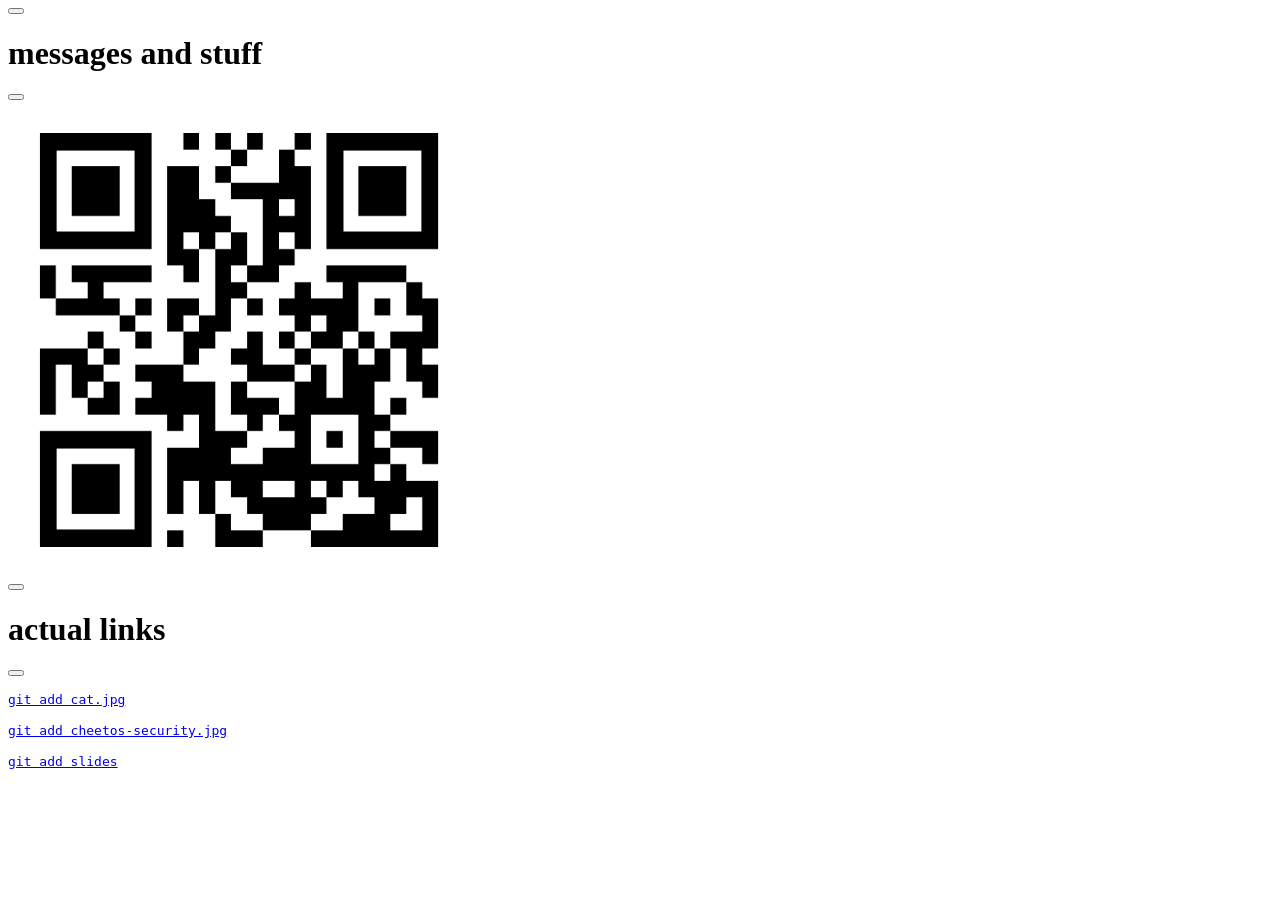
<file: archive/old-index.html>
<html>
  <head>
    <link rel="stylesheet" href="https://sakofchit.github.io/system.css/system.css">
    <link rel="shortcut icon" href="/favicon.ico" type="image/x-icon">
    <link rel="icon" href="/favicon.ico" type="image/x-icon">
  </head>

  <body>
    <div class="window">
      <div class="title-bar">
        <button aria-label="Close" class="close"></button>
        <h1 class="title">messages and stuff</h1>
        <button aria-label="Resize" class="resize"></button>
      </div>
      <div class="separator"></div>

      <div class="window-pane" style="height:min-content">
        <img width="462" height="480" frameBorder="0" src="self-qr.png">
        <iframe src="https://giphy.com/embed/cfGmVRsJI6wq6noGxP" width="462" height="480" frameBorder="0" allowFullScreen></iframe>
      </div>
    </div>

    <div class="window">
      <div class="title-bar">
        <button aria-label="Close" class="close"></button>
        <h1 class="title">actual links</h1>
        <button aria-label="Resize" class="resize"></button>
      </div>
      <div class="separator"></div>

      <div class="window-pane" style="height:min-content">
        <p> <a href="cat.jpg"> <code> git add cat.jpg </code> </a> </p>
        <p> <a href="cheetos-security.jpg"> <code> git add cheetos-security.jpg </code> </a> </p>
        <p> <a href="../slides"> <code> git add slides </code> </a> </p>

      </div>
    </div>

    <div style="display:none">
      <a rel="me" href="https://mastodon.social/@zunzum">Mastodon</a>
      <sub>verification link for zunzum at mastodon.social</sub> 
    </div>

  </body>
</html>
</file>
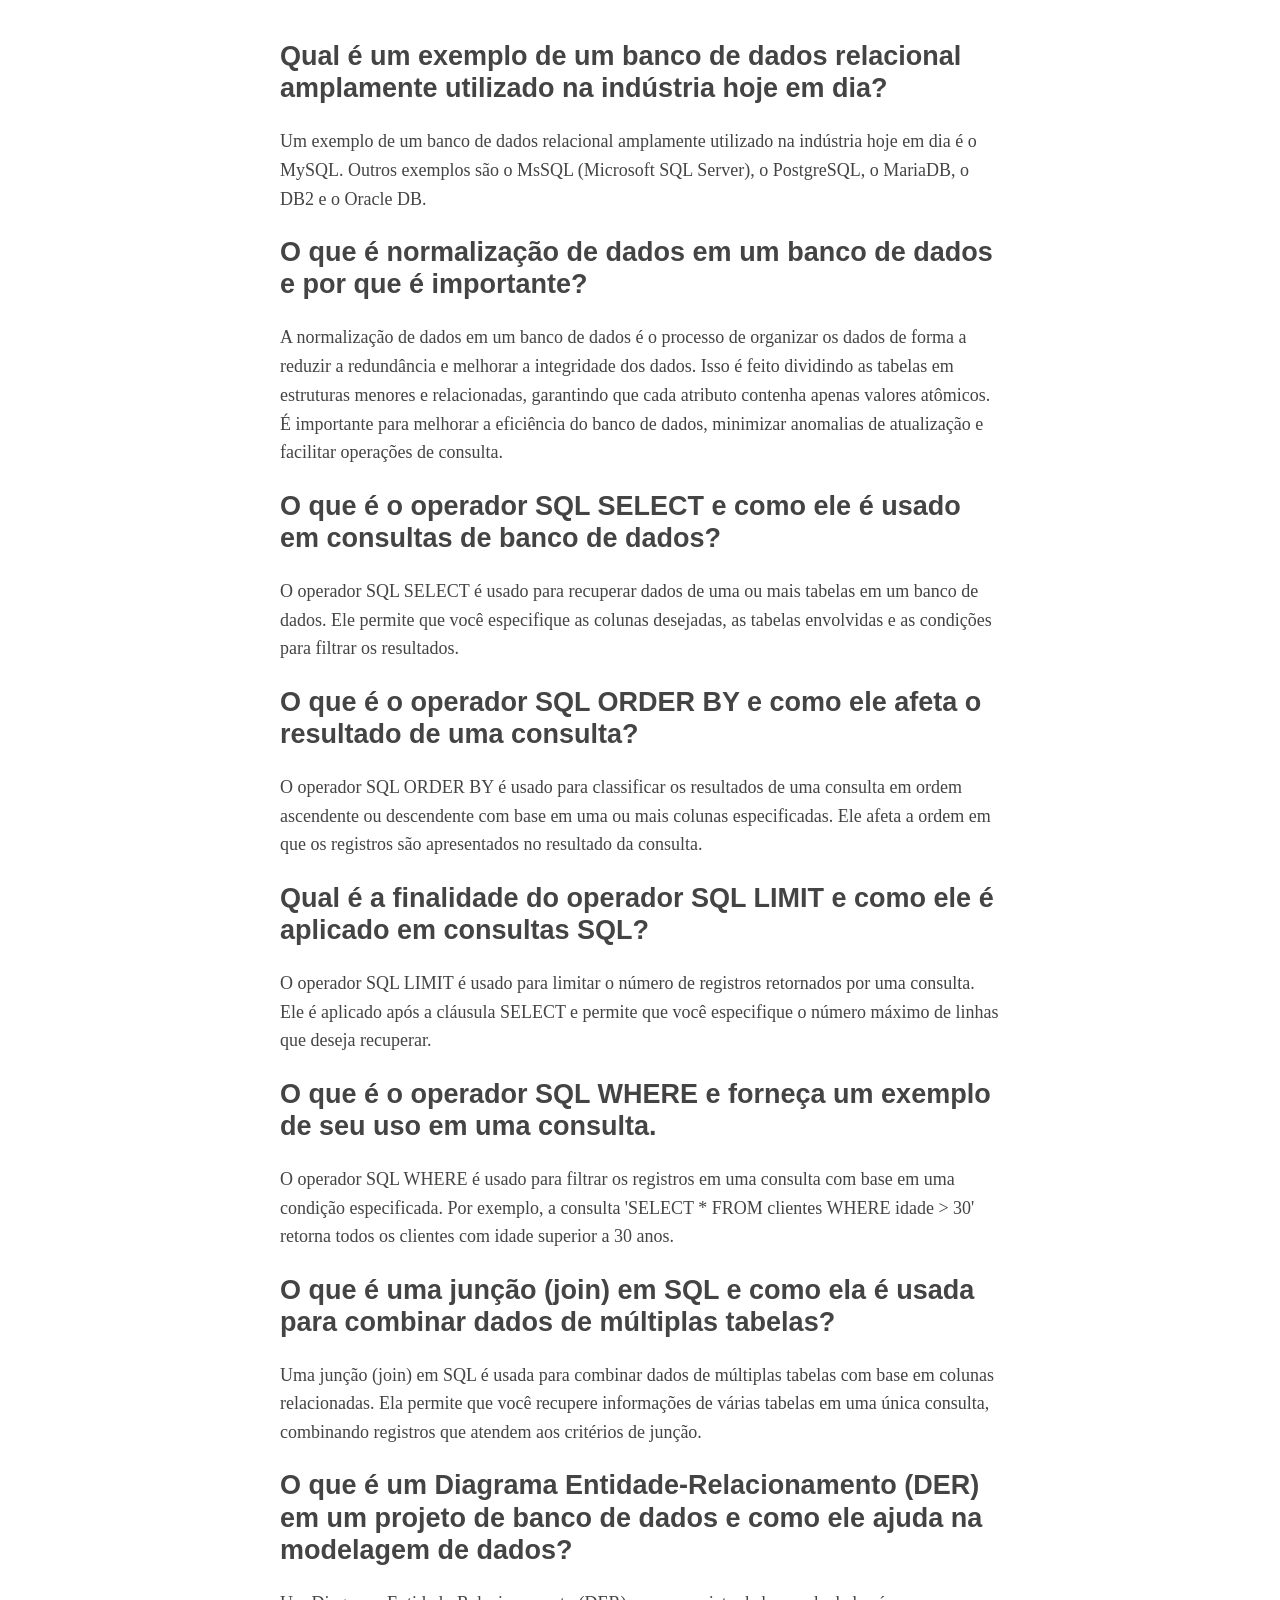
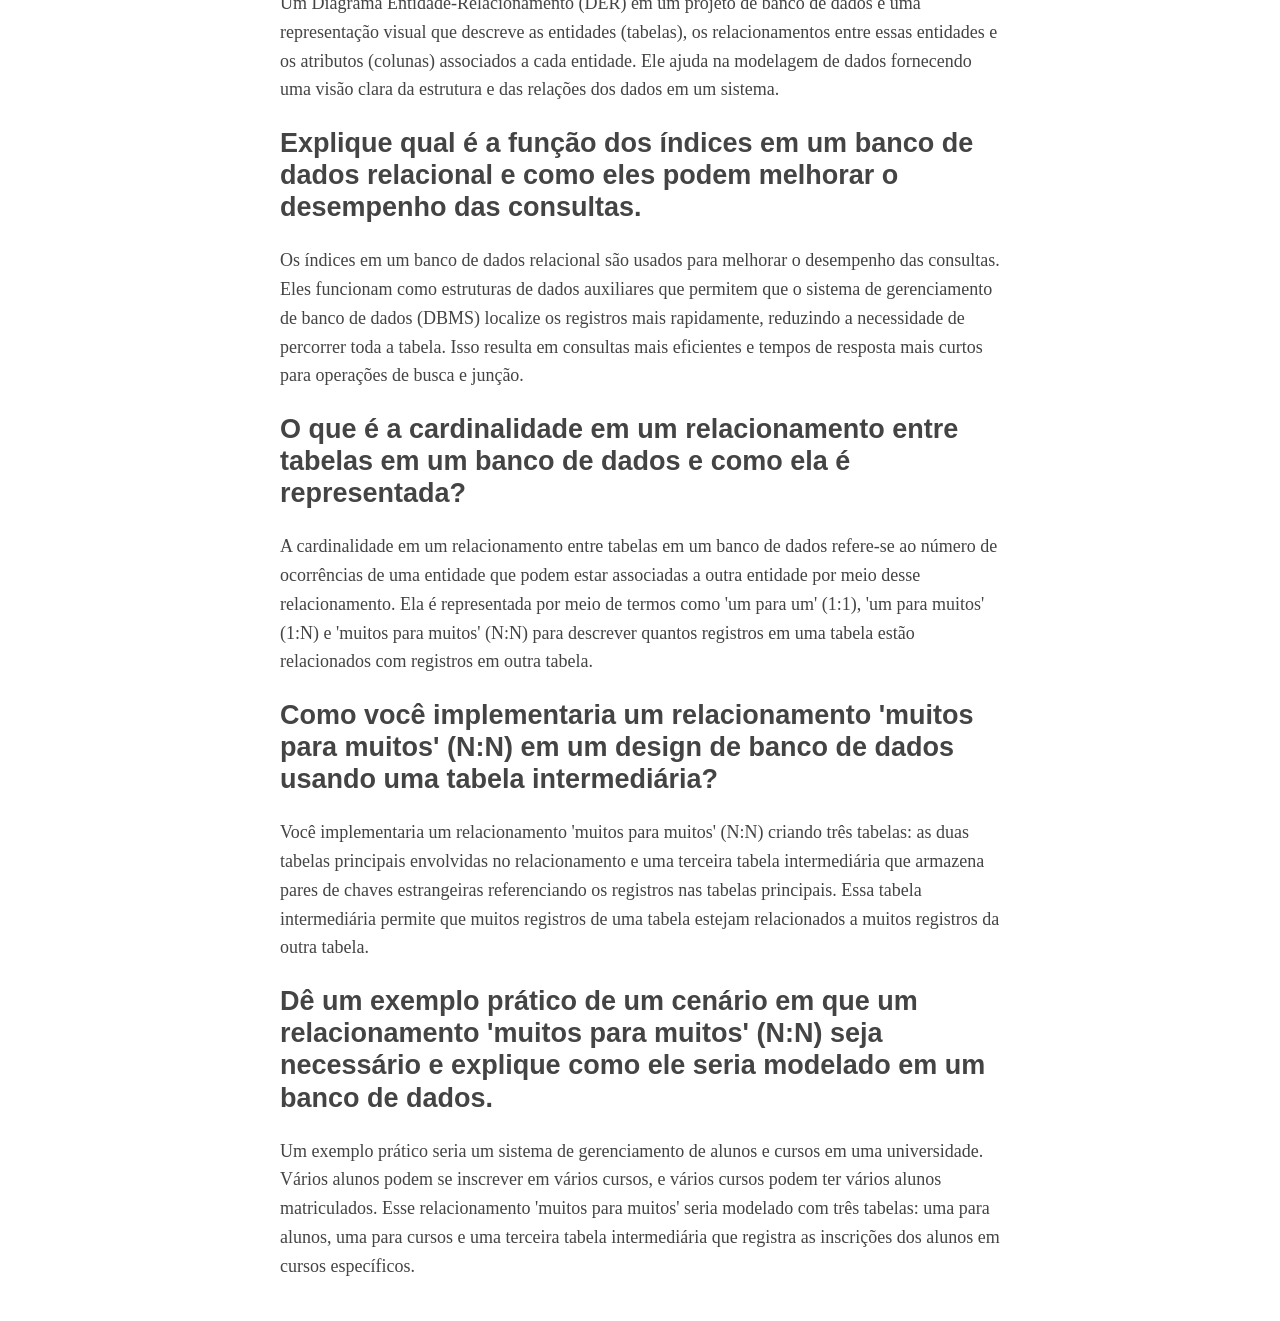
<file: slides/salesiano-db1-2023/revisao-setembro-2023.html>
<html>
  <head>
<style>
/* mu css from https://github.com/dohliam/dropin-minimal-css */ 
*,*:after,*:before{box-sizing:border-box}body{font:18px/1.6 Georgia,"Times New Roman",Times,serif;margin:40px auto;max-width:760px;color:#444;padding:0 20px}h1,h2,h3,h4,h5{font-family:"Helvetica Neue",Helvetica,Arial,sans-serif;line-height:1.2}a{color:#07c;text-decoration:none}a:hover{color:#059;text-decoration:underline}hr{border:0;margin:25px 0}table{border-spacing:0;border-collapse:collapse;text-align:left;padding-bottom:25px}td,th,hr{border-bottom:1px solid #ddd}button,select{background:#ddd;border:0;padding:9px 20px;font-size:14px}input,table{font-size:16px}input,td,th{padding:5px;vertical-align:bottom}code,pre,button:hover{background:#eee}pre{padding:8px;white-space:pre-wrap}textarea{border-color:#ccc}.row{display:block;width:auto;min-height:1px}.row:after{content:"";display:table;clear:both}.row .c{float:left}table,.g2,.g3,.g3-2,.m2,.m3,.m3-2{width:100%}@media(min-width:768px){.g2{width:50%}.m2{margin-left:50%}.g3{width:33.33%}.g3-2{width:66.66%}.m3{margin-left:33.33%}.m3-2{margin-left:66.66%}}
</style>

  </head>
  <body>

<h2>Qual é um exemplo de um banco de dados relacional amplamente utilizado na indústria hoje em dia?</h2>
<p>Um exemplo de um banco de dados relacional amplamente utilizado na indústria hoje em dia é o MySQL. Outros exemplos são o MsSQL (Microsoft SQL Server), o PostgreSQL, o MariaDB, o DB2 e o Oracle DB.</p>

<h2>O que é normalização de dados em um banco de dados e por que é importante?</h2>
<p>A normalização de dados em um banco de dados é o processo de organizar os dados de forma a reduzir a redundância e melhorar a integridade dos dados. Isso é feito dividindo as tabelas em estruturas menores e relacionadas, garantindo que cada atributo contenha apenas valores atômicos. É importante para melhorar a eficiência do banco de dados, minimizar anomalias de atualização e facilitar operações de consulta.</p>

<h2>O que é o operador SQL SELECT e como ele é usado em consultas de banco de dados?</h2>
<p>O operador SQL SELECT é usado para recuperar dados de uma ou mais tabelas em um banco de dados. Ele permite que você especifique as colunas desejadas, as tabelas envolvidas e as condições para filtrar os resultados.</p>

<h2>O que é o operador SQL ORDER BY e como ele afeta o resultado de uma consulta?</h2>
<p>O operador SQL ORDER BY é usado para classificar os resultados de uma consulta em ordem ascendente ou descendente com base em uma ou mais colunas especificadas. Ele afeta a ordem em que os registros são apresentados no resultado da consulta.</p>

<h2>Qual é a finalidade do operador SQL LIMIT e como ele é aplicado em consultas SQL?</h2>
<p>O operador SQL LIMIT é usado para limitar o número de registros retornados por uma consulta. Ele é aplicado após a cláusula SELECT e permite que você especifique o número máximo de linhas que deseja recuperar.</p>

<h2>O que é o operador SQL WHERE e forneça um exemplo de seu uso em uma consulta.</h2>
<p>O operador SQL WHERE é usado para filtrar os registros em uma consulta com base em uma condição especificada. Por exemplo, a consulta 'SELECT * FROM clientes WHERE idade > 30' retorna todos os clientes com idade superior a 30 anos.</p>

<h2>O que é uma junção (join) em SQL e como ela é usada para combinar dados de múltiplas tabelas?</h2>
<p>Uma junção (join) em SQL é usada para combinar dados de múltiplas tabelas com base em colunas relacionadas. Ela permite que você recupere informações de várias tabelas em uma única consulta, combinando registros que atendem aos critérios de junção.</p>

<h2>O que é um Diagrama Entidade-Relacionamento (DER) em um projeto de banco de dados e como ele ajuda na modelagem de dados?</h2>
<p>Um Diagrama Entidade-Relacionamento (DER) em um projeto de banco de dados é uma representação visual que descreve as entidades (tabelas), os relacionamentos entre essas entidades e os atributos (colunas) associados a cada entidade. Ele ajuda na modelagem de dados fornecendo uma visão clara da estrutura e das relações dos dados em um sistema.</p>

<h2>Explique qual é a função dos índices em um banco de dados relacional e como eles podem melhorar o desempenho das consultas.</h2>
<p>Os índices em um banco de dados relacional são usados para melhorar o desempenho das consultas. Eles funcionam como estruturas de dados auxiliares que permitem que o sistema de gerenciamento de banco de dados (DBMS) localize os registros mais rapidamente, reduzindo a necessidade de percorrer toda a tabela. Isso resulta em consultas mais eficientes e tempos de resposta mais curtos para operações de busca e junção.</p>

<h2>O que é a cardinalidade em um relacionamento entre tabelas em um banco de dados e como ela é representada?</h2>
<p>A cardinalidade em um relacionamento entre tabelas em um banco de dados refere-se ao número de ocorrências de uma entidade que podem estar associadas a outra entidade por meio desse relacionamento. Ela é representada por meio de termos como 'um para um' (1:1), 'um para muitos' (1:N) e 'muitos para muitos' (N:N) para descrever quantos registros em uma tabela estão relacionados com registros em outra tabela.</p>

<h2>Como você implementaria um relacionamento 'muitos para muitos' (N:N) em um design de banco de dados usando uma tabela intermediária?</h2>
<p>Você implementaria um relacionamento 'muitos para muitos' (N:N) criando três tabelas: as duas tabelas principais envolvidas no relacionamento e uma terceira tabela intermediária que armazena pares de chaves estrangeiras referenciando os registros nas tabelas principais. Essa tabela intermediária permite que muitos registros de uma tabela estejam relacionados a muitos registros da outra tabela.</p>

<h2>Dê um exemplo prático de um cenário em que um relacionamento 'muitos para muitos' (N:N) seja necessário e explique como ele seria modelado em um banco de dados.</h2>
<p>Um exemplo prático seria um sistema de gerenciamento de alunos e cursos em uma universidade. Vários alunos podem se inscrever em vários cursos, e vários cursos podem ter vários alunos matriculados. Esse relacionamento 'muitos para muitos' seria modelado com três tabelas: uma para alunos, uma para cursos e uma terceira tabela intermediária que registra as inscrições dos alunos em cursos específicos.</p>

</body>
</html>
</file>
<file: assets/style.css>
/* ==========================================================================
   Eduardo França — CV
   Bilingual content is switched purely in CSS via html[lang]; no JS needed
   for the content swap itself.
   ========================================================================== */

/* ---------- 1. Tokens ---------------------------------------------------- */

:root {
  --bg:            #f6f4f0;
  --bg-grad:       radial-gradient(1200px 500px at 15% -10%, #ffffff 0%, rgba(255,255,255,0) 60%),
                   radial-gradient(900px 400px at 95% 0%, #eef4f8 0%, rgba(238,244,248,0) 55%);
  --surface:       #ffffff;
  --surface-2:     #fbfaf8;
  --surface-3:     #f0ede7;
  --ink:           #16191f;
  --ink-2:         #414955;
  --ink-3:         #6e7683;
  --line:          #e5e1d9;
  --line-2:        #efece6;
  --accent:        #175d8c;
  --accent-soft:   #e8f1f7;
  --accent-line:   #bcd6e6;
  --shadow-sm:     0 1px 2px rgba(20, 25, 32, .05);
  --shadow-md:     0 6px 24px -10px rgba(20, 25, 32, .22), 0 1px 2px rgba(20,25,32,.04);
  --radius:        14px;
  --radius-sm:     9px;
  --wrap:          1180px;
  --sans:          "Inter", system-ui, -apple-system, "Segoe UI", Roboto, Helvetica, Arial, sans-serif;
  --serif:         "Newsreader", ui-serif, Georgia, "Times New Roman", serif;
  --mono:          ui-monospace, SFMono-Regular, "SF Mono", Menlo, Consolas, monospace;
}

@media (prefers-color-scheme: dark) {
  :root {
    --bg:          #0d1116;
    --bg-grad:     radial-gradient(1200px 500px at 12% -10%, #17212b 0%, rgba(23,33,43,0) 60%),
                   radial-gradient(900px 400px at 95% 0%, #141b22 0%, rgba(20,27,34,0) 55%);
    --surface:     #141a21;
    --surface-2:   #19202a;
    --surface-3:   #202834;
    --ink:         #e8edf3;
    --ink-2:       #b3bdc9;
    --ink-3:       #8892a0;
    --line:        #262f3a;
    --line-2:      #1e2630;
    --accent:      #6cb6e8;
    --accent-soft: #16232e;
    --accent-line: #2c4a5f;
    --shadow-sm:   0 1px 2px rgba(0, 0, 0, .4);
    --shadow-md:   0 8px 28px -12px rgba(0, 0, 0, .7), 0 1px 2px rgba(0,0,0,.35);
  }
}

/* ---------- 2. Reset / base --------------------------------------------- */

*, *::before, *::after { box-sizing: border-box; }

html {
  -webkit-text-size-adjust: 100%;
  scroll-behavior: smooth;
  scroll-padding-top: 5.5rem;
}

body {
  margin: 0;
  background-color: var(--bg);
  background-image: var(--bg-grad);
  background-repeat: no-repeat;
  color: var(--ink);
  font-family: var(--sans);
  font-size: 16px;
  line-height: 1.62;
  -webkit-font-smoothing: antialiased;
  text-rendering: optimizeLegibility;
}

h1, h2, h3 { margin: 0; font-weight: 600; line-height: 1.18; letter-spacing: -0.012em; }
p { margin: 0 0 0.85rem; }
p:last-child { margin-bottom: 0; }
a { color: var(--accent); text-decoration-color: color-mix(in srgb, var(--accent) 35%, transparent); text-underline-offset: 3px; }
a:hover { text-decoration-color: currentColor; }
ul { margin: 0; padding: 0; list-style: none; }
code { font-family: var(--mono); font-size: .88em; background: var(--surface-3); padding: .1em .35em; border-radius: 5px; }
sup { font-size: .62em; }

:focus-visible {
  outline: 2px solid var(--accent);
  outline-offset: 3px;
  border-radius: 4px;
}

.skip-link {
  position: absolute;
  left: -9999px;
  top: 0;
  z-index: 200;
  background: var(--accent);
  color: #fff;
  padding: .7rem 1.1rem;
  border-radius: 0 0 var(--radius-sm) 0;
  font-weight: 600;
  text-decoration: none;
}
.skip-link:focus { left: 0; }

/* ---------- 3. Language switching (the whole feature, in CSS) ----------- */

/* Every translatable fragment is a <span lang="…">. Only the active one shows. */
span[lang="en"], span[lang="pt"] { display: none; }
html[lang="en"] span[lang="en"],
html[lang="pt"] span[lang="pt"] { display: revert; }

/* ---------- 4. Top bar --------------------------------------------------- */

.topbar {
  position: sticky;
  top: 0;
  z-index: 100;
  background: color-mix(in srgb, var(--bg) 82%, transparent);
  backdrop-filter: saturate(1.6) blur(12px);
  -webkit-backdrop-filter: saturate(1.6) blur(12px);
  border-bottom: 1px solid var(--line);
}

.topbar__inner {
  max-width: var(--wrap);
  margin: 0 auto;
  padding: .6rem 1.25rem;
  display: flex;
  align-items: center;
  gap: 1.25rem;
}

.brand {
  display: flex;
  align-items: center;
  gap: .65rem;
  text-decoration: none;
  color: inherit;
  flex: 0 0 auto;
}
.brand__mark {
  display: grid;
  place-items: center;
  width: 34px;
  height: 34px;
  border-radius: 10px;
  background: var(--accent);
  color: #fff;
  font-size: .78rem;
  font-weight: 700;
  letter-spacing: .04em;
  box-shadow: var(--shadow-sm);
}
.brand__text { display: flex; flex-direction: column; line-height: 1.18; }
.brand__text strong { font-size: .95rem; letter-spacing: -0.01em; }
.brand__text small { font-size: .74rem; color: var(--ink-3); }

.topnav {
  display: flex;
  gap: .15rem;
  margin-left: auto;
  overflow-x: auto;
  scrollbar-width: none;
}
.topnav::-webkit-scrollbar { display: none; }
.topnav a {
  padding: .4rem .68rem;
  border-radius: 999px;
  font-size: .855rem;
  font-weight: 500;
  color: var(--ink-2);
  text-decoration: none;
  white-space: nowrap;
  transition: background-color .15s, color .15s;
}
.topnav a:hover { background: var(--surface-3); color: var(--ink); }
.topnav a.is-active { background: var(--accent-soft); color: var(--accent); }

/* ---- the toggle ---- */

.langswitch {
  position: relative;
  flex: 0 0 auto;
  display: inline-flex;
  padding: 3px;
  border: 1px solid var(--line);
  border-radius: 999px;
  background: var(--surface);
  box-shadow: var(--shadow-sm);
  isolation: isolate;
}

.langswitch__track {
  position: absolute;
  z-index: 0;
  top: 3px;
  left: 3px;
  width: calc(50% - 3px);
  height: calc(100% - 6px);
  border-radius: 999px;
  background: var(--accent);
  transform: translateX(0);
  transition: transform .32s cubic-bezier(.34, 1.3, .5, 1);
}
html[lang="pt"] .langswitch__track { transform: translateX(0); }
html[lang="en"] .langswitch__track { transform: translateX(100%); }

.langswitch__btn {
  position: relative;
  z-index: 1;
  appearance: none;
  border: 0;
  background: none;
  margin: 0;
  padding: .3rem .78rem;
  min-width: 46px;
  border-radius: 999px;
  font-family: inherit;
  font-size: .78rem;
  font-weight: 600;
  letter-spacing: .04em;
  color: var(--ink-3);
  cursor: pointer;
  transition: color .2s;
}
.langswitch__btn:hover { color: var(--ink); }
html[lang="pt"] .langswitch__btn[data-set-lang="pt"],
html[lang="en"] .langswitch__btn[data-set-lang="en"] { color: #fff; }
@media (prefers-color-scheme: dark) {
  html[lang="pt"] .langswitch__btn[data-set-lang="pt"],
  html[lang="en"] .langswitch__btn[data-set-lang="en"] { color: #0d1116; }
}

/* ---------- 5. Hero ------------------------------------------------------ */

.hero {
  max-width: var(--wrap);
  margin: 0 auto;
  padding: 3.25rem 1.25rem 2.5rem;
  display: grid;
  grid-template-columns: minmax(0, 1fr) minmax(0, 320px);
  gap: 2.5rem;
  align-items: start;
}

.hero__eyebrow {
  margin: 0 0 .5rem;
  font-size: .72rem;
  font-weight: 700;
  letter-spacing: .16em;
  text-transform: uppercase;
  color: var(--accent);
}
.hero__eyebrow::before {
  content: "";
  display: inline-block;
  width: 26px;
  height: 2px;
  margin-right: .6rem;
  vertical-align: middle;
  background: currentColor;
}

.hero h1 {
  font-family: var(--serif);
  font-size: clamp(2.6rem, 8vw, 4.1rem);
  font-weight: 600;
  line-height: 1.02;
  letter-spacing: -0.03em;
  margin: 0 0 .8rem;
}
.hero__surname { color: var(--ink-3); font-style: italic; }

.hero__role {
  max-width: 58ch;
  font-size: 1.06rem;
  color: var(--ink-2);
  margin-bottom: 1.4rem;
}

.hero__contact {
  display: flex;
  flex-wrap: wrap;
  gap: .45rem 1.4rem;
  margin-bottom: 1.6rem;
  font-size: .92rem;
}
.hero__contact li { display: flex; align-items: center; gap: .5rem; color: var(--ink-2); }
.hero__contact a { text-decoration: none; color: var(--ink); border-bottom: 1px solid var(--line); padding-bottom: 1px; }
.hero__contact a:hover { color: var(--accent); border-color: var(--accent); }
.ico {
  display: grid;
  place-items: center;
  width: 24px;
  height: 24px;
  border-radius: 7px;
  background: var(--surface-3);
  color: var(--ink-3);
  font-size: .7rem;
  font-weight: 700;
  text-transform: uppercase;
  flex: 0 0 auto;
}

.hero__actions { display: flex; flex-wrap: wrap; gap: .6rem; }

.btn {
  display: inline-flex;
  align-items: center;
  justify-content: center;
  padding: .6rem 1.1rem;
  border: 1px solid var(--line);
  border-radius: 999px;
  background: var(--surface);
  color: var(--ink);
  font: inherit;
  font-size: .9rem;
  font-weight: 600;
  text-decoration: none;
  cursor: pointer;
  box-shadow: var(--shadow-sm);
  transition: transform .12s, box-shadow .2s, border-color .2s, background-color .2s;
}
.btn:hover { transform: translateY(-1px); box-shadow: var(--shadow-md); border-color: var(--accent-line); }
.btn:active { transform: translateY(0); }
.btn--primary {
  background: var(--accent);
  border-color: var(--accent);
  color: #fff;
}
@media (prefers-color-scheme: dark) {
  .btn--primary { color: #0d1116; }
}

.factbox {
  margin: 0;
  padding: 1.15rem 1.25rem;
  border: 1px solid var(--line);
  border-radius: var(--radius);
  background: var(--surface);
  box-shadow: var(--shadow-sm);
}
.factbox > div + div {
  margin-top: .8rem;
  padding-top: .8rem;
  border-top: 1px dashed var(--line);
}
.factbox dt {
  font-size: .7rem;
  font-weight: 700;
  letter-spacing: .12em;
  text-transform: uppercase;
  color: var(--ink-3);
  margin-bottom: .1rem;
}
.factbox dd { margin: 0; font-size: .92rem; font-weight: 500; }

/* ---------- 6. Layout ---------------------------------------------------- */

.layout {
  max-width: var(--wrap);
  margin: 0 auto;
  padding: 0 1.25rem 4rem;
  display: grid;
  grid-template-columns: minmax(0, 1fr) minmax(0, 320px);
  gap: 2.5rem;
  align-items: start;
}

.col-main, .col-side { min-width: 0; }
.col-side {
  position: sticky;
  top: 5rem;
  display: flex;
  flex-direction: column;
  gap: 1.25rem;
}

/* ---------- 7. Blocks --------------------------------------------------- */

.block { margin-bottom: 2.75rem; scroll-margin-top: 6rem; }
.block:last-child { margin-bottom: 0; }

.block__title {
  font-family: var(--serif);
  font-size: 1.42rem;
  letter-spacing: -0.015em;
  margin-bottom: 1.1rem;
  padding-bottom: .5rem;
  border-bottom: 2px solid var(--line);
}
.block__title--sm { font-size: 1.12rem; padding-bottom: .4rem; }

.block p { max-width: 68ch; }

.orgs {
  font-weight: 600;
  color: var(--ink-2);
  letter-spacing: .01em;
  margin-bottom: .6rem;
}

/* ---------- 8. Entries (work / education) ------------------------------- */

.entry {
  position: relative;
  padding: 0 0 1.5rem 1.4rem;
  margin-bottom: 1.5rem;
  border-bottom: 1px solid var(--line-2);
}
.entry:last-child { border-bottom: 0; margin-bottom: 0; padding-bottom: 0; }

.entry::before {
  content: "";
  position: absolute;
  left: 0;
  top: .55rem;
  width: 9px;
  height: 9px;
  border-radius: 50%;
  background: var(--accent);
  box-shadow: 0 0 0 4px var(--accent-soft);
}
.entry::after {
  content: "";
  position: absolute;
  left: 4px;
  top: 1.5rem;
  bottom: 0;
  width: 1px;
  background: var(--line);
}
.entry:last-child::after { display: none; }

.entry__head {
  display: grid;
  grid-template-columns: minmax(0, 1fr) auto;
  gap: .15rem .9rem;
  align-items: baseline;
  margin-bottom: .5rem;
}

.entry__role {
  font-size: 1.06rem;
  font-weight: 650;
  grid-column: 1;
}
.entry__dates {
  grid-column: 2;
  grid-row: 1;
  font-size: .8rem;
  font-weight: 600;
  font-variant-numeric: tabular-nums;
  color: var(--accent);
  background: var(--accent-soft);
  border: 1px solid var(--accent-line);
  border-radius: 999px;
  padding: .1rem .6rem;
  white-space: nowrap;
  align-self: start;
}
.entry__meta {
  grid-column: 1 / -1;
  grid-row: 2;
  margin: 0;
  font-size: .88rem;
  color: var(--ink-3);
  display: flex;
  flex-wrap: wrap;
  gap: .1rem .5rem;
}
.entry__org { font-weight: 600; color: var(--ink-2); }
.entry__org::after { content: " · "; color: var(--line); }
.entry__body p { margin-bottom: .75rem; font-size: .95rem; color: var(--ink-2); }

/* ---------- 9. Chips ----------------------------------------------------- */

.chips {
  display: flex;
  flex-wrap: wrap;
  gap: .35rem;
  margin-top: .1rem;
}
.chips li {
  font-size: .775rem;
  font-weight: 500;
  line-height: 1.5;
  padding: .18rem .55rem;
  border: 1px solid var(--line);
  border-radius: 7px;
  background: var(--surface-2);
  color: var(--ink-2);
  white-space: nowrap;
}
.chips--tight li { font-size: .765rem; padding: .2rem .5rem; }

/* ---------- 10. Side panels --------------------------------------------- */

.block--side {
  padding: 1.15rem 1.2rem 1.3rem;
  margin-bottom: 0;
  border: 1px solid var(--line);
  border-radius: var(--radius);
  background: var(--surface);
  box-shadow: var(--shadow-sm);
  scroll-margin-top: 6rem;
}
.block--side .block__title { margin-bottom: .9rem; }

.skillgroup + .skillgroup { margin-top: .95rem; }
.skillgroup h3 {
  font-size: .71rem;
  font-weight: 700;
  letter-spacing: .11em;
  text-transform: uppercase;
  color: var(--ink-3);
  margin-bottom: .4rem;
}

.note {
  margin: 1.1rem 0 0;
  padding-top: .9rem;
  border-top: 1px dashed var(--line);
  font-size: .83rem;
  line-height: 1.55;
  color: var(--ink-3);
}
.note p { font-size: inherit; }

/* ---------- 11. Language levels ------------------------------------------ */

.langlist { display: flex; flex-direction: column; gap: .7rem; }
.langlist li {
  display: grid;
  grid-template-columns: 1fr auto;
  gap: .1rem .5rem;
  align-items: baseline;
}
.langlist__name { font-size: .92rem; font-weight: 600; }
.langlist__level { font-size: .78rem; color: var(--ink-3); }

.meter {
  grid-column: 1 / -1;
  display: block;
  height: 4px;
  margin-top: .15rem;
  border-radius: 999px;
  background: var(--surface-3);
  overflow: hidden;
}
.meter i {
  display: block;
  height: 100%;
  width: var(--v, 50%);
  border-radius: inherit;
  background: linear-gradient(90deg, var(--accent), color-mix(in srgb, var(--accent) 55%, var(--ink-3)));
}

/* ---------- 12. Contact panel ------------------------------------------- */

.contactlist { display: flex; flex-direction: column; gap: .5rem; font-size: .9rem; }
.contactlist li { display: flex; flex-direction: column; }
.contactlist__label {
  font-size: .68rem;
  font-weight: 700;
  letter-spacing: .11em;
  text-transform: uppercase;
  color: var(--ink-3);
}
.contactlist a { text-decoration: none; border-bottom: 1px solid var(--line); align-self: flex-start; }
.contactlist a:hover { border-color: var(--accent); }

/* ---------- 13. Footer --------------------------------------------------- */

.site-foot {
  border-top: 1px solid var(--line);
  background: var(--surface-2);
}
.site-foot__inner {
  max-width: var(--wrap);
  margin: 0 auto;
  padding: 1.35rem 1.25rem;
  display: flex;
  flex-wrap: wrap;
  gap: .5rem 1.5rem;
  align-items: center;
  justify-content: space-between;
  font-size: .85rem;
  color: var(--ink-3);
}
.site-foot p { margin: 0; }
.site-foot__links { display: flex; gap: 1.1rem; }
.site-foot__links a { color: var(--ink-2); text-decoration: none; }
.site-foot__links a:hover { color: var(--accent); }

/* ---------- 14. Responsive ---------------------------------------------- */

@media (max-width: 1000px) {
  .hero { grid-template-columns: 1fr; gap: 1.75rem; }
  .layout { grid-template-columns: 1fr; gap: 2rem; }
  .col-side { position: static; }
  .factbox { max-width: 460px; }
}

@media (max-width: 760px) {
  html { scroll-padding-top: 4.5rem; }
  .topbar__inner { flex-wrap: wrap; gap: .6rem .8rem; padding: .55rem 1rem; }
  .brand { order: 1; }
  .langswitch { order: 2; margin-left: auto; }
  .topnav { order: 3; width: 100%; margin-left: 0; padding-bottom: .1rem; }
  .hero { padding: 2.25rem 1rem 1.75rem; }
  .layout { padding: 0 1rem 3rem; }
  .entry__head { grid-template-columns: 1fr; }
  .entry__dates { grid-column: 1; grid-row: 3; justify-self: start; }
  .entry__meta { grid-row: 2; }
  .site-foot__inner { padding: 1.15rem 1rem; }
}

@media (prefers-reduced-motion: reduce) {
  html { scroll-behavior: auto; }
  *, *::before, *::after { animation-duration: .01ms !important; transition-duration: .01ms !important; }
}

/* ---------- 15. Print ---------------------------------------------------- */

@media print {
  :root {
    --bg: #fff; --surface: #fff; --surface-2: #fff; --surface-3: #f2f2f2;
    --ink: #000; --ink-2: #1c1c1c; --ink-3: #555;
    --line: #ccc; --line-2: #e0e0e0;
    --accent: #123f5e; --accent-soft: #f2f6f9; --accent-line: #c8d8e2;
    --shadow-sm: none; --shadow-md: none;
  }
  body { background: #fff; font-size: 10.5pt; line-height: 1.42; }
  .topbar, .site-foot, .hero__actions, .skip-link { display: none !important; }
  .hero, .layout { display: block; max-width: none; padding: 0; }
  .hero { padding: 0 0 .4rem; }
  .hero h1 { font-size: 24pt; }
  .hero__role { font-size: 10.5pt; }
  .factbox { display: none; }
  .col-side { position: static; display: grid; grid-template-columns: 1fr 1fr; gap: .6rem; }
  .block { margin-bottom: .9rem; break-inside: avoid; }
  .entry { break-inside: avoid; padding-left: 1rem; margin-bottom: .8rem; }
  .entry__dates { color: #333; background: none; border-color: #bbb; }
  .chips li { background: none; }
  .block--side { box-shadow: none; }
  a { color: #000; text-decoration: none; }
  a[href^="http"]::after { content: " (" attr(href) ")"; font-size: 8pt; color: #666; }
}
</file>
